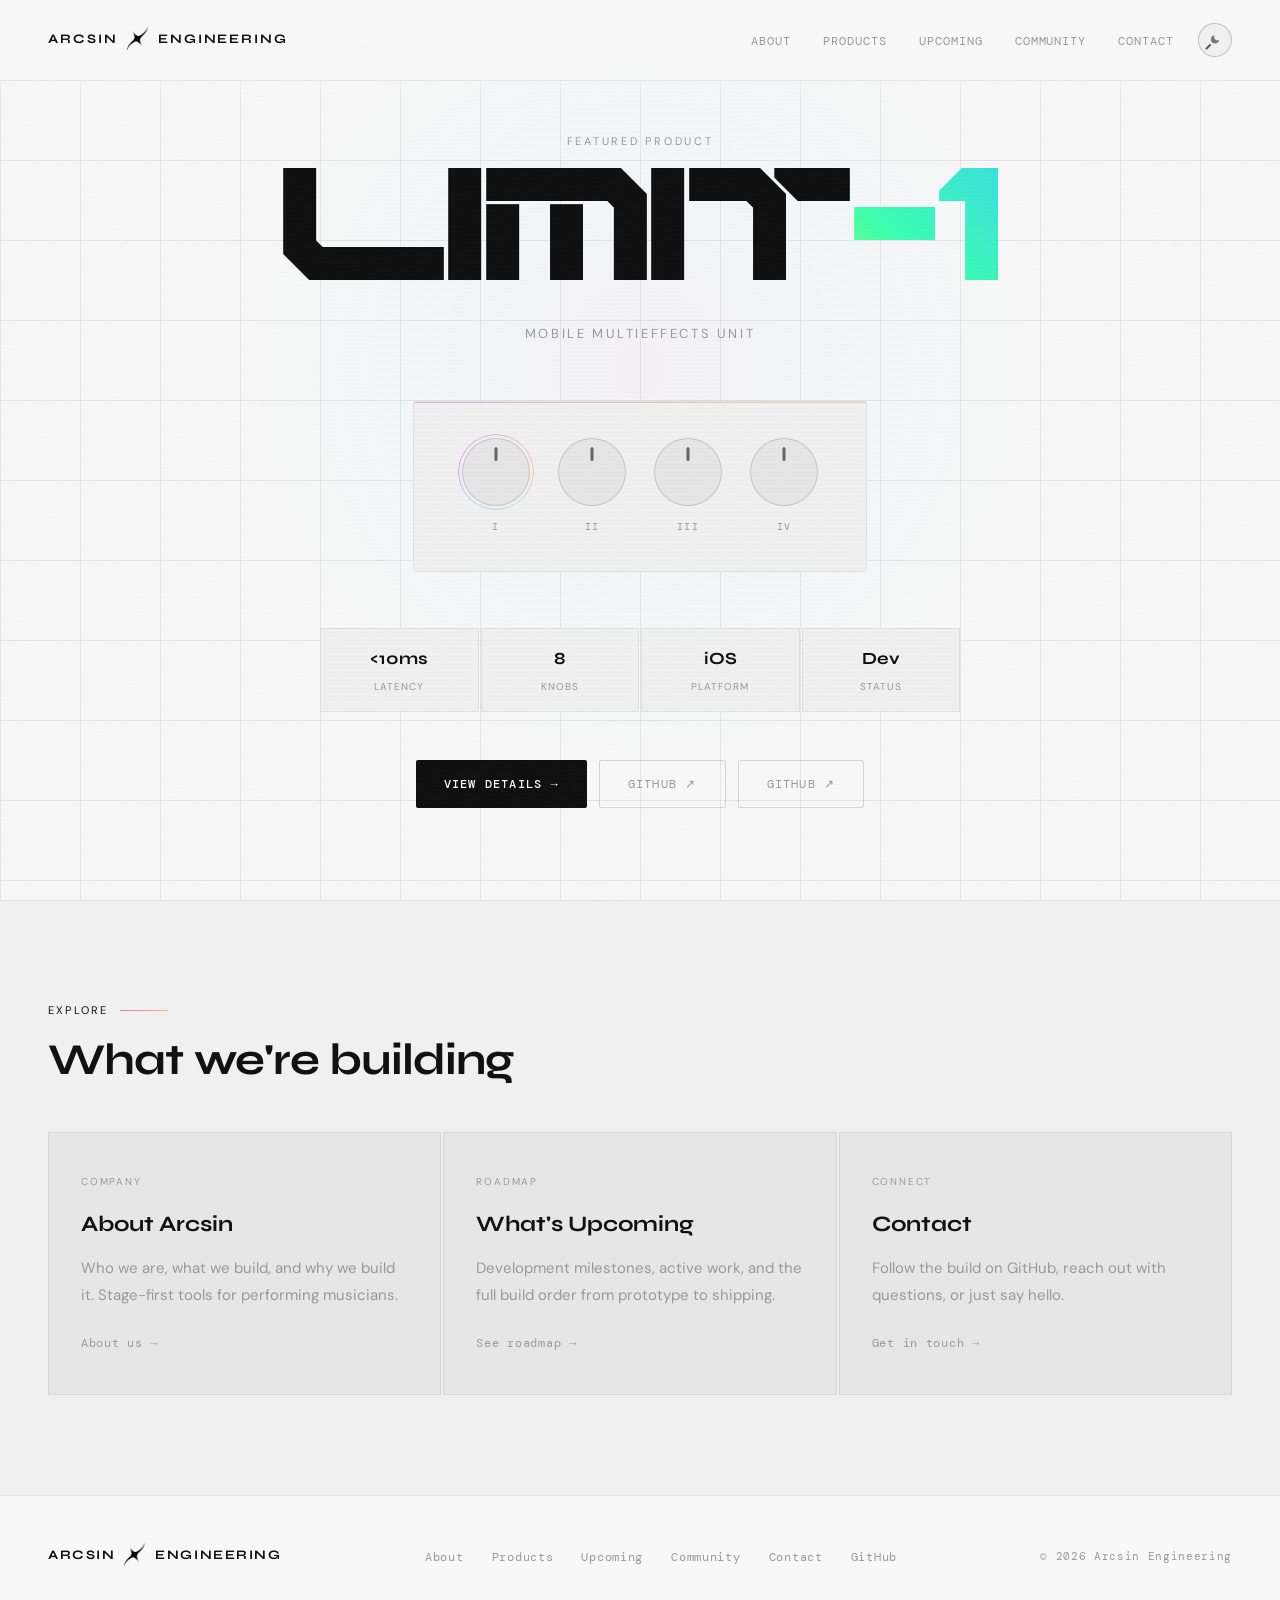
<file: docs/index.html>
<!DOCTYPE html>
<html lang="en">
<head>
<meta charset="UTF-8">
<meta name="viewport" content="width=device-width, initial-scale=1.0">
<meta name="theme-color" content="#f8f8f8" media="(prefers-color-scheme: light)">
<meta name="theme-color" content="#050505" media="(prefers-color-scheme: dark)">
<title>Arcsin Engineering</title>
<link rel="preconnect" href="https://fonts.googleapis.com">
<link rel="preconnect" href="https://fonts.gstatic.com" crossorigin>
<link href="https://fonts.googleapis.com/css2?family=DM+Mono:ital,wght@0,300;0,400;0,500;1,300&family=Syne:wght@400;500;600;700;800&family=DM+Sans:opsz,wght@9..40,400;9..40,500&display=swap" rel="stylesheet">
<link rel="stylesheet" href="styles.css?v=20260921">
<script>if(localStorage.getItem('theme')!=='dark')document.documentElement.setAttribute('data-theme','light');</script>
<style>
  @keyframes pulse { 0%,100% { opacity: .7; transform: translate(-50%,-60%) scale(1); } 50% { opacity: 1; transform: translate(-50%,-60%) scale(1.04); } }

  .featured-hero { position: relative; min-height: 100vh; display: flex; flex-direction: column; align-items: center; justify-content: center; text-align: center; padding: 120px 48px 80px; overflow: hidden; z-index: 1; }
  .hero-glow { position: absolute; top: 50%; left: 50%; transform: translate(-50%,-60%); width: 80vw; height: 80vw; max-width: 800px; max-height: 800px; background: radial-gradient(ellipse at center, rgba(140,80,255,.04) 0%, rgba(60,200,255,.025) 40%, transparent 70%); pointer-events: none; animation: pulse 10s ease-in-out infinite; }
  .featured-label { font-size: 11px; letter-spacing: .25em; text-transform: uppercase; color: var(--muted); margin-bottom: 20px; opacity: 0; animation: fadeUp .7s ease forwards .1s; }
  .product-title { font-family: 'Nemesys', var(--disp); font-size: clamp(72px, 14vw, 160px); font-weight: 400; line-height: .88; letter-spacing: -.01em; margin-bottom: 12px; opacity: 0; animation: fadeUp .8s ease forwards .3s; color: var(--text); }
  .product-title .accent { background: var(--iris); background-size: 600% 600%; background-repeat: no-repeat; -webkit-background-clip: text; -webkit-text-fill-color: transparent; background-clip: text; animation: iris-flow 10s ease-in-out infinite alternate; }
  .product-sub { font-size: 13px; letter-spacing: .2em; text-transform: uppercase; color: var(--muted); margin-bottom: 56px; opacity: 0; animation: fadeUp .8s ease forwards .5s; }

  .knob-showcase { display: flex; gap: 28px; align-items: center; justify-content: center; margin-bottom: 56px; padding: 36px 48px; background: var(--bg2); border: 1px solid var(--line); border-radius: 4px; position: relative; opacity: 0; animation: fadeUp .8s ease forwards .7s; }
  .knob-showcase::before { content: ''; position: absolute; top: 0; left: 0; right: 0; height: 1px; background: var(--iris); background-size: 600% 600%; background-repeat: no-repeat; animation: iris-flow 8s ease-in-out infinite alternate; opacity: .4; }
  .knob { display: flex; flex-direction: column; align-items: center; gap: 12px; }
  .knob-body { width: 68px; height: 68px; border-radius: 50%; background: var(--bg3); border: 1px solid var(--line2); position: relative; animation: knobRotate 6s ease-in-out infinite; }
  .knob-body::after { content: ''; position: absolute; top: 8px; left: 50%; transform: translateX(-50%); width: 3px; height: 14px; background: var(--cursor-col); opacity: .6; border-radius: 2px; }
  .knob:nth-child(2) .knob-body { animation-delay: -1.5s; }
  .knob:nth-child(3) .knob-body { animation-delay: -3s; }
  .knob:nth-child(4) .knob-body { animation-delay: -4.5s; }
  @keyframes knobRotate { 0%,100% { transform: rotate(-30deg); } 50% { transform: rotate(30deg); } }
  .knob-ring { position: absolute; inset: -5px; border-radius: 50%; padding: 1px; background: conic-gradient(from var(--iris-angle),#ff3cac,#ff9a3c,#3cc8ff,#b03cff,#ff3cac); -webkit-mask: linear-gradient(#fff 0 0) content-box,linear-gradient(#fff 0 0); -webkit-mask-composite: xor; mask: linear-gradient(#fff 0 0) content-box,linear-gradient(#fff 0 0); mask-composite: exclude; animation: iris-rotate 4s linear infinite; opacity: .5; }
  .knob-label { font-family: var(--mono); font-size: 10px; color: var(--muted); letter-spacing: .12em; }
  .knob-device-label { font-size: 9px; letter-spacing: .2em; text-transform: uppercase; color: var(--muted); margin-top: 4px; }

  .specs-strip { display: grid; grid-template-columns: repeat(4,1fr); gap: 2px; max-width: 640px; width: 100%; margin-bottom: 48px; opacity: 0; animation: fadeUp .8s ease forwards .85s; }
  .spec-cell { padding: 16px 12px; border: 1px solid var(--line); background: var(--bg2); text-align: center; }
  .spec-cell-val { font-family: var(--disp); font-size: 17px; font-weight: 700; margin-bottom: 4px; }
  .spec-cell-label { font-size: 10px; letter-spacing: .1em; text-transform: uppercase; color: var(--muted); }
  .featured-ctas { display: flex; gap: 12px; justify-content: center; opacity: 0; animation: fadeUp .8s ease forwards 1s; }

  .explore { position: relative; z-index: 1; padding: 100px 48px; border-top: 1px solid var(--line); background: var(--bg2); }
  .explore-inner { max-width: 1200px; margin: 0 auto; }
  .explore-label { font-size: 11px; letter-spacing: .2em; text-transform: uppercase; color: var(--text); margin-bottom: 16px; display: flex; align-items: center; gap: 12px; }
  .explore-label::after { content: ''; display: block; flex: 1; max-width: 48px; height: 1px; background: var(--iris); background-size: 600% 600%; background-repeat: no-repeat; animation: iris-flow 8s ease-in-out infinite alternate; opacity: .75; }
  .explore-heading { font-family: var(--disp); font-size: clamp(28px, 3.5vw, 44px); font-weight: 700; line-height: 1.1; letter-spacing: -.02em; margin-bottom: 48px; }
  .explore-grid { display: grid; grid-template-columns: repeat(3,1fr); gap: 2px; }
  .explore-card { background: var(--bg3); border: 1px solid var(--line); padding: 40px 32px; text-decoration: none; color: inherit; display: block; position: relative; overflow: hidden; transition: border-color .25s; }
  .explore-card::after { content: ''; position: absolute; top: 0; left: 0; right: 0; height: 1px; background: var(--iris); background-size: 600% 600%; background-repeat: no-repeat; animation: iris-flow 8s ease-in-out infinite alternate; opacity: 0; transition: opacity .3s; }
  .explore-card::before { content: ''; position: absolute; top: 8px; left: 8px; width: 10px; height: 10px; border-top: 1px solid transparent; border-left: 1px solid transparent; transition: border-color .3s, top .2s, left .2s; }
  .explore-card:hover { border-color: var(--line2); }
  .explore-card:hover::after { opacity: 1; }
  .explore-card:hover::before { border-color: rgba(128,128,128,.3); top: 6px; left: 6px; }
  .explore-card-label { font-size: 10px; letter-spacing: .18em; text-transform: uppercase; color: var(--muted); margin-bottom: 16px; }
  .explore-card-title { font-family: var(--disp); font-size: 22px; font-weight: 700; margin-bottom: 12px; }
  .explore-card-desc { font-family: var(--sans); font-size: 15px; color: var(--muted); line-height: 1.8; margin-bottom: 24px; }
  .explore-card-arrow { font-family: var(--mono); font-size: 12px; color: var(--muted); letter-spacing: .06em; transition: color .2s; }
  .explore-card:hover .explore-card-arrow { color: var(--text); }

  @media (max-width: 900px) {
    .featured-hero { padding: 100px 24px 60px; }
    .knob-showcase { gap: 16px; padding: 24px 28px; } .knob-body { width: 52px; height: 52px; }
    .specs-strip { grid-template-columns: repeat(2,1fr); }
    .explore { padding: 72px 24px; } .explore-grid { grid-template-columns: 1fr; }
  }

  @media (max-width: 480px) {
    .featured-hero { padding: 88px 16px 48px; }
    .product-title { font-size: clamp(44px, 16vw, 160px); }
    .knob-showcase { flex-wrap: wrap; gap: 14px; padding: 18px; }
    .knob-body { width: 44px; height: 44px; }
    .explore-card { padding: 32px 22px; }
  }
</style>
</head>
<body>
<div class="grid-overlay"></div>

<nav>
  <a href="index.html" class="nav-logo">Arcsin<img src="images/logo.png" class="nav-logo-img" alt="">Engineering</a>
  <div class="nav-right">
  <ul class="nav-links" id="navLinks">
    <li><a href="about.html">About</a></li>
    <li><a href="products.html">Products</a></li>
    <li><a href="upcoming.html">Upcoming</a></li>
    <li><a href="community.html">Community</a></li>
    <li><a href="contact.html">Contact</a></li>
  </ul>
  <button class="theme-toggle" id="themeToggle" title="Toggle light/dark">
    <span class="toggle-knob"><svg class="toggle-knob-moon" width="11" height="11" viewBox="0 0 24 24" fill="currentColor"><path d="M21 12.79A9 9 0 1 1 11.21 3 7 7 0 0 0 21 12.79z"/></svg></span>
  </button>
  <button class="menu-toggle" id="menuToggle" aria-label="Menu" aria-expanded="false" aria-controls="navLinks">
    <span class="toggle-knob menu-knob">
      <span class="menu-bars"><span></span><span></span><span></span></span>
    </span>
  </button>
  </div>
</nav>

<!-- FEATURED PRODUCT HERO -->
<section class="featured-hero">
  <div class="hero-glow"></div>

  <div class="featured-label">Featured Product</div>

  <h1 class="product-title">LIMIT<span class="accent">-1</span></h1>
  <p class="product-sub">Mobile Multieffects Unit</p>

  <div class="knob-showcase">
    <div class="knob">
      <div class="knob-body"><div class="knob-ring"></div></div>
      <div class="knob-label">I</div>
    </div>
    <div class="knob">
      <div class="knob-body"></div>
      <div class="knob-label">II</div>
    </div>
    <div class="knob">
      <div class="knob-body"></div>
      <div class="knob-label">III</div>
    </div>
    <div class="knob">
      <div class="knob-body"></div>
      <div class="knob-label">IV</div>
    </div>
  </div>

  <div class="specs-strip">
    <div class="spec-cell">
      <div class="spec-cell-val">&lt;10ms</div>
      <div class="spec-cell-label">Latency</div>
    </div>
    <div class="spec-cell">
      <div class="spec-cell-val">8</div>
      <div class="spec-cell-label">Knobs</div>
    </div>
    <div class="spec-cell">
      <div class="spec-cell-val">iOS</div>
      <div class="spec-cell-label">Platform</div>
    </div>
    <div class="spec-cell">
      <div class="spec-cell-val">Dev</div>
      <div class="spec-cell-label">Status</div>
    </div>
  </div>

  <div class="featured-ctas">
    <a href="products.html" class="btn-primary">View Details →</a>
    <a href="https://github.com/rawporkchop" class="btn-secondary">GitHub ↗</a>
    <a href="https://github.com/rawporkchop/arcsinengineering" class="btn-secondary">GitHub ↗</a>
  </div>
</section>

<!-- EXPLORE -->
<section class="explore">
  <div class="explore-inner">
    <div class="explore-label reveal">Explore</div>
    <h2 class="explore-heading reveal">What we're building</h2>
    <div class="explore-grid">
      <a href="about.html" class="explore-card reveal">
        <div class="explore-card-label">Company</div>
        <div class="explore-card-title">About Arcsin</div>
        <div class="explore-card-desc">Who we are, what we build, and why we build it. Stage-first tools for performing musicians.</div>
        <div class="explore-card-arrow">About us →</div>
      </a>
      <a href="upcoming.html" class="explore-card reveal">
        <div class="explore-card-label">Roadmap</div>
        <div class="explore-card-title">What's Upcoming</div>
        <div class="explore-card-desc">Development milestones, active work, and the full build order from prototype to shipping.</div>
        <div class="explore-card-arrow">See roadmap →</div>
      </a>
      <a href="contact.html" class="explore-card reveal">
        <div class="explore-card-label">Connect</div>
        <div class="explore-card-title">Contact</div>
        <div class="explore-card-desc">Follow the build on GitHub, reach out with questions, or just say hello.</div>
        <div class="explore-card-arrow">Get in touch →</div>
      </a>
    </div>
  </div>
</section>

<footer>
  <div class="footer-logo">Arcsin<img src="images/logo.png" class="nav-logo-img" alt="">Engineering</div>
  <ul class="footer-links">
    <li><a href="about.html">About</a></li>
    <li><a href="products.html">Products</a></li>
    <li><a href="upcoming.html">Upcoming</a></li>
    <li><a href="community.html">Community</a></li>
    <li><a href="contact.html">Contact</a></li>
    <li><a href="https://github.com/rawporkchop">GitHub</a></li>
  </ul>
  <div class="footer-copy">© 2026 Arcsin Engineering</div>
</footer>

<script>
  const observer = new IntersectionObserver(entries => {
    entries.forEach(e => { if (e.isIntersecting) { setTimeout(() => e.target.classList.add('visible'), 60); observer.unobserve(e.target); } });
  }, { threshold: 0.1, rootMargin: '0px 0px -40px 0px' });
  document.querySelectorAll('.reveal').forEach(el => observer.observe(el));

  const themeToggle = document.getElementById('themeToggle');
  const htmlEl = document.documentElement;
  if (themeToggle) {
    themeToggle.addEventListener('click', () => {
      const isLight = htmlEl.getAttribute('data-theme') === 'light';
      htmlEl.setAttribute('data-theme', isLight ? '' : 'light');
      localStorage.setItem('theme', isLight ? 'dark' : 'light');
    });
  }

  const menuToggle = document.getElementById('menuToggle'), navLinks = document.getElementById('navLinks');
  if (menuToggle && navLinks) {
    menuToggle.addEventListener('click', () => {
      const open = navLinks.classList.toggle('open');
      menuToggle.setAttribute('aria-expanded', open ? 'true' : 'false');
    });
    navLinks.querySelectorAll('a').forEach(a => a.addEventListener('click', () => {
      navLinks.classList.remove('open');
      menuToggle.setAttribute('aria-expanded', 'false');
    }));
    document.addEventListener('click', e => {
      if (!navLinks.contains(e.target) && !menuToggle.contains(e.target)) {
        navLinks.classList.remove('open');
        menuToggle.setAttribute('aria-expanded', 'false');
      }
    });
  }

  // Keep the fixed nav glued to Safari's true visual viewport top - iOS Safari's
  // address bar collapses/expands on scroll, and position:fixed tracks the layout
  // viewport, not the visual one, leaving a gap that exposes scrolled-past content.
  const navEl = document.querySelector('nav');
  if (navEl && window.visualViewport) {
    const syncNavToViewport = () => {
      navEl.style.transform = `translateY(${window.visualViewport.offsetTop}px) translateZ(0)`;
    };
    window.visualViewport.addEventListener('resize', syncNavToViewport);
    window.visualViewport.addEventListener('scroll', syncNavToViewport);
    syncNavToViewport();
  }
</script>
</body>
</html>
</file>
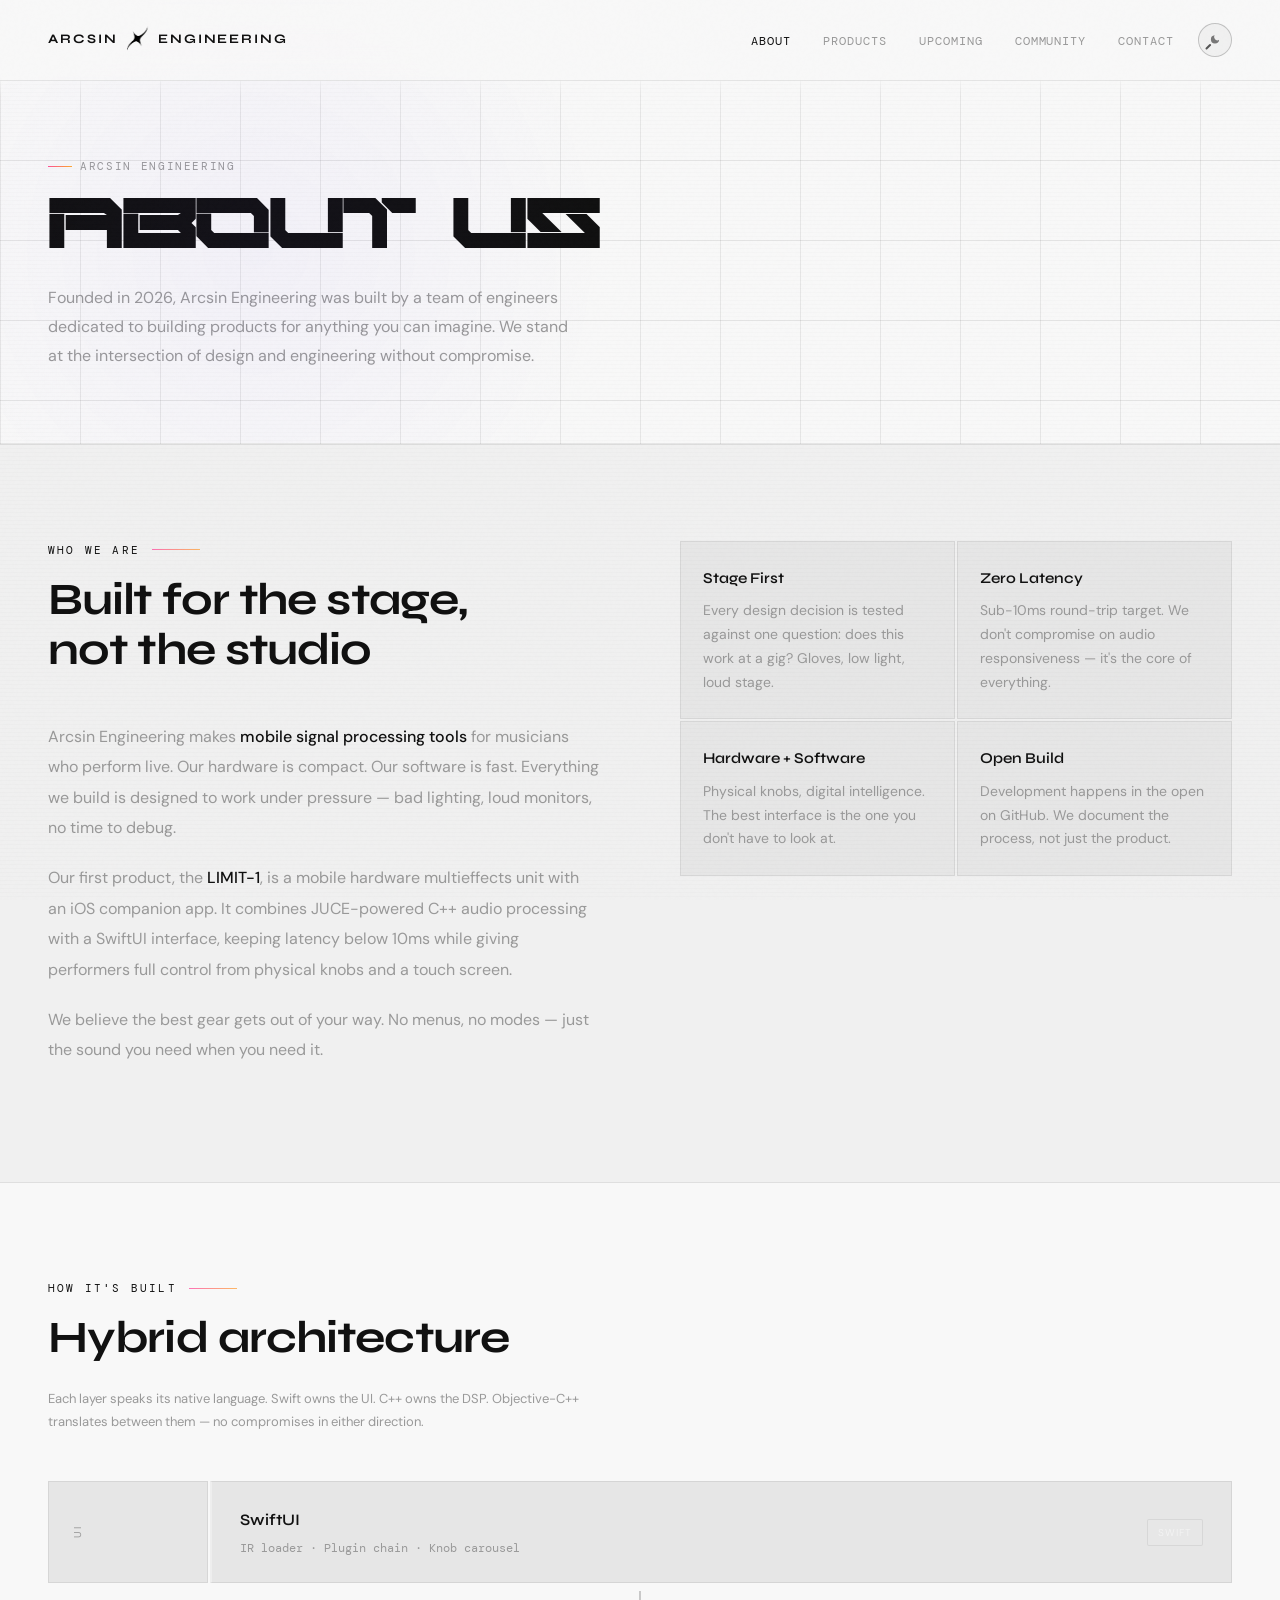
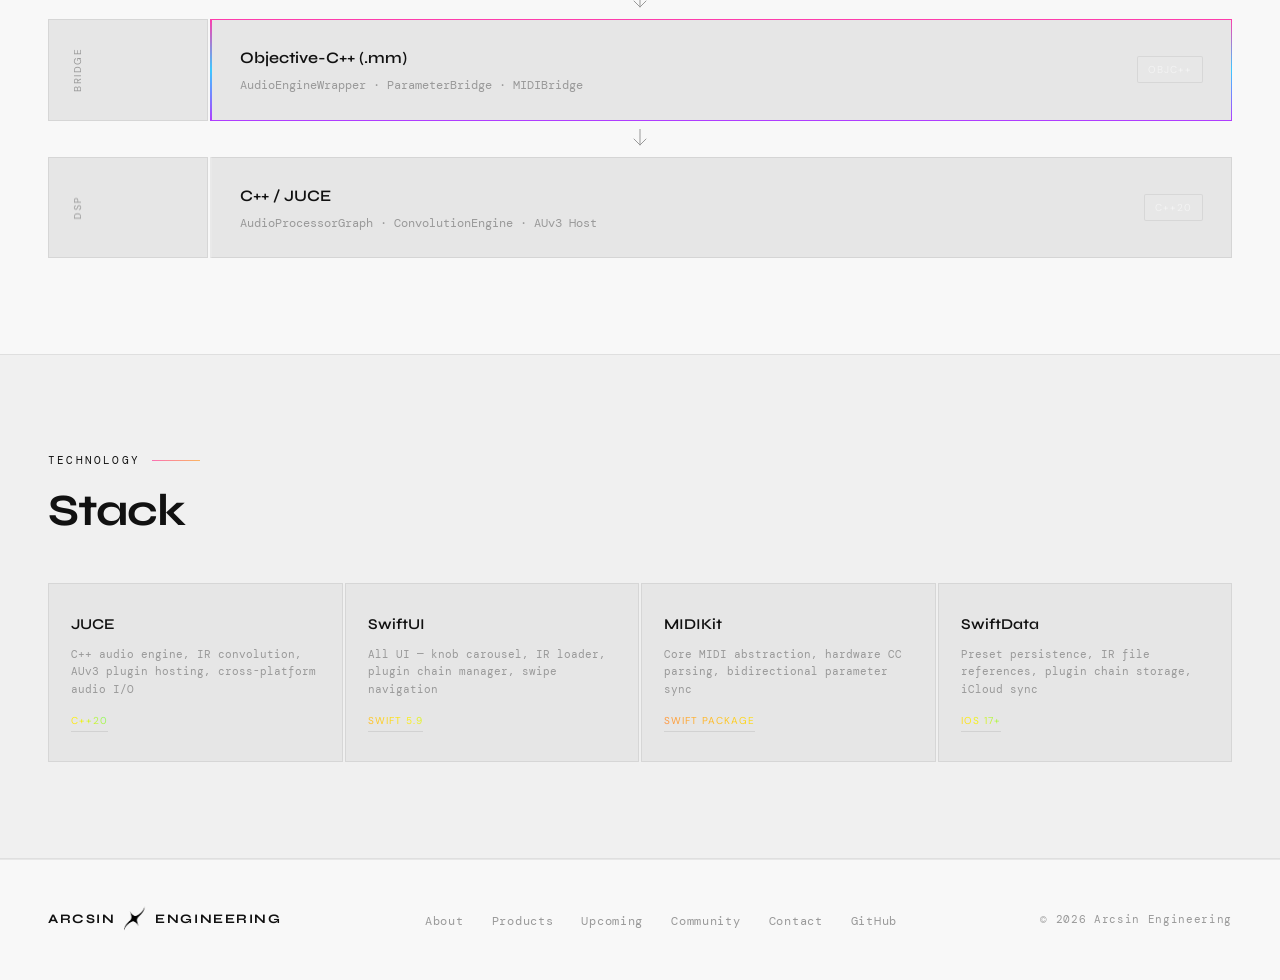
<file: docs/about.html>
<!DOCTYPE html>
<html lang="en">
<head>
<meta charset="UTF-8">
<meta name="viewport" content="width=device-width, initial-scale=1.0">
<meta name="theme-color" content="#f8f8f8" media="(prefers-color-scheme: light)">
<meta name="theme-color" content="#050505" media="(prefers-color-scheme: dark)">
<title>About — Arcsin Engineering</title>
<link rel="preconnect" href="https://fonts.googleapis.com">
<link rel="preconnect" href="https://fonts.gstatic.com" crossorigin>
<link href="https://fonts.googleapis.com/css2?family=DM+Mono:ital,wght@0,300;0,400;0,500;1,300&family=Syne:wght@400;500;600;700;800&family=DM+Sans:opsz,wght@9..40,400;9..40,500&display=swap" rel="stylesheet">
<link rel="stylesheet" href="styles.css?v=20260921">
<script>if(localStorage.getItem('theme')!=='dark')document.documentElement.setAttribute('data-theme','light');</script>
<style>
  .page-header-glow { position: absolute; top: -30%; left: -10%; width: 60vw; height: 60vw; background: radial-gradient(ellipse at center, rgba(100,60,255,.04) 0%, transparent 65%); pointer-events: none; }

  .mission { background: var(--bg2); border-top: 1px solid var(--line); border-bottom: 1px solid var(--line); }
  .mission-grid { display: grid; grid-template-columns: 1fr 1fr; gap: 80px; align-items: start; }
  .mission p { font-family: var(--sans); color: var(--muted); line-height: 1.9; margin-bottom: 20px; font-size: 16px; }
  .mission p strong { color: var(--text); font-weight: 500; }
  .mission-values { display: grid; grid-template-columns: 1fr 1fr; gap: 2px; }
  .value-card { background: var(--bg3); border: 1px solid var(--line); padding: 24px 22px; }
  .value-card-title { font-family: var(--disp); font-size: 15px; font-weight: 600; margin-bottom: 8px; }
  .value-card-desc { font-family: var(--sans); font-size: 14px; color: var(--muted); line-height: 1.7; }

  .arch-diagram { display: grid; grid-template-columns: 1fr; gap: 2px; }
  .arch-layer { display: grid; grid-template-columns: 160px 1fr; gap: 2px; opacity: 0; transform: translateX(-20px); transition: opacity .5s ease, transform .5s ease; }
  .arch-layer.visible { opacity: 1; transform: translateX(0); }
  .layer-label { background: var(--bg3); border: 1px solid var(--line); padding: 20px; display: flex; align-items: center; }
  .layer-label span { font-size: 10px; letter-spacing: .15em; text-transform: uppercase; color: var(--muted); writing-mode: vertical-rl; transform: rotate(180deg); }
  .layer-content { background: var(--bg3); border: 1px solid var(--line); padding: 24px 28px; display: flex; align-items: center; gap: 16px; }
  .layer-content.swift { border-left: 2px solid rgba(255,255,255,.35); }
  .layer-content.bridge { border-left: 2px solid transparent; border-image: linear-gradient(to bottom, #ff3cac, #3cc8ff, #b03cff) 1; }
  .layer-content.cpp { border-left: 2px solid rgba(255,255,255,.15); }
  .layer-name { font-family: var(--disp); font-size: 16px; font-weight: 600; margin-bottom: 4px; }
  .layer-tech { font-family: var(--mono); font-size: 12px; color: var(--muted); }
  .layer-badge { margin-left: auto; padding: 4px 10px; border-radius: 2px; font-size: 10px; letter-spacing: .1em; text-transform: uppercase; flex-shrink: 0; background: rgba(255,255,255,.06); color: rgba(255,255,255,.5); border: 1px solid var(--line); }
  .arch-arrow { display: flex; justify-content: center; padding: 6px 0; }
  .arch-arrow svg { color: var(--muted); }

  .stack { background: var(--bg2); border-top: 1px solid var(--line); border-bottom: 1px solid var(--line); }
  .stack-grid { display: grid; grid-template-columns: repeat(4,1fr); gap: 2px; }
  .stack-item { background: var(--bg3); border: 1px solid var(--line); padding: 28px 22px; }
  .stack-item-name { font-family: var(--disp); font-size: 15px; font-weight: 600; margin-bottom: 8px; }
  .stack-item-role { font-family: var(--mono); font-size: 11px; color: var(--muted); line-height: 1.6; }
  .stack-item-tag { display: inline-block; margin-top: 14px; font-size: 10px; letter-spacing: .1em; text-transform: uppercase; background: var(--iris); background-size: 600% 600%; background-repeat: no-repeat; -webkit-background-clip: text; -webkit-text-fill-color: transparent; background-clip: text; animation: iris-flow 10s ease-in-out infinite alternate; border-bottom: 1px solid rgba(128,128,128,.2); padding-bottom: 2px; }

  @media (max-width: 900px) {
    .mission-grid { grid-template-columns: 1fr; gap: 40px; }
    .mission-values { grid-template-columns: 1fr 1fr; }
    .stack-grid { grid-template-columns: repeat(2,1fr); }
    .arch-layer { grid-template-columns: 80px 1fr; }
  }

  @media (max-width: 480px) {
    .mission-values { grid-template-columns: 1fr; }
    .stack-grid { grid-template-columns: 1fr; }
    .arch-layer { grid-template-columns: 56px 1fr; }
    .layer-content { padding: 20px; flex-wrap: wrap; gap: 10px; }
  }
</style>
</head>
<body>
<div class="grid-overlay"></div>

<nav>
  <a href="index.html" class="nav-logo">Arcsin<img src="images/logo.png" class="nav-logo-img" alt="">Engineering</a>
  <div class="nav-right">
  <ul class="nav-links" id="navLinks">
    <li><a href="about.html" class="active">About</a></li>
    <li><a href="products.html">Products</a></li>
    <li><a href="upcoming.html">Upcoming</a></li>
    <li><a href="community.html">Community</a></li>
    <li><a href="contact.html">Contact</a></li>
  </ul>
  <button class="theme-toggle" id="themeToggle" title="Toggle light/dark">
    <span class="toggle-knob"><svg class="toggle-knob-moon" width="11" height="11" viewBox="0 0 24 24" fill="currentColor"><path d="M21 12.79A9 9 0 1 1 11.21 3 7 7 0 0 0 21 12.79z"/></svg></span>
  </button>
  <button class="menu-toggle" id="menuToggle" aria-label="Menu" aria-expanded="false" aria-controls="navLinks">
    <span class="toggle-knob menu-knob">
      <span class="menu-bars"><span></span><span></span><span></span></span>
    </span>
  </button>
  </div>
</nav>

<div class="page-header">
  <div class="page-header-glow"></div>
  <div class="page-header-inner">
    <div class="page-tag">Arcsin Engineering</div>
    <h1 style="font-family:'Nemesys','Syne',sans-serif;font-weight:400;">About Us<br><span class="outline"></span></h1>
    <p class="page-header-desc"> Founded in 2026, Arcsin Engineering was built by a team of engineers dedicated to building products for anything you can imagine. We stand at the intersection of design and engineering without compromise.</p>
  </div>
</div>

<!-- MISSION -->
<section class="mission">
  <div class="section-inner">
    <div class="mission-grid">
      <div class="reveal">
        <div class="section-label">Who we are</div>
        <h2>Built for the stage,<br>not the studio</h2>
        <p>Arcsin Engineering makes <strong>mobile signal processing tools</strong> for musicians who perform live. Our hardware is compact. Our software is fast. Everything we build is designed to work under pressure — bad lighting, loud monitors, no time to debug.</p>
        <p>Our first product, the <strong>LIMIT-1</strong>, is a mobile hardware multieffects unit with an iOS companion app. It combines JUCE-powered C++ audio processing with a SwiftUI interface, keeping latency below 10ms while giving performers full control from physical knobs and a touch screen.</p>
        <p>We believe the best gear gets out of your way. No menus, no modes — just the sound you need when you need it.</p>
      </div>
      <div class="mission-values reveal">
        <div class="value-card">
          <div class="value-card-title">Stage First</div>
          <div class="value-card-desc">Every design decision is tested against one question: does this work at a gig? Gloves, low light, loud stage.</div>
        </div>
        <div class="value-card">
          <div class="value-card-title">Zero Latency</div>
          <div class="value-card-desc">Sub-10ms round-trip target. We don't compromise on audio responsiveness — it's the core of everything.</div>
        </div>
        <div class="value-card">
          <div class="value-card-title">Hardware + Software</div>
          <div class="value-card-desc">Physical knobs, digital intelligence. The best interface is the one you don't have to look at.</div>
        </div>
        <div class="value-card">
          <div class="value-card-title">Open Build</div>
          <div class="value-card-desc">Development happens in the open on GitHub. We document the process, not just the product.</div>
        </div>
      </div>
    </div>
  </div>
</section>

<!-- ARCHITECTURE -->
<section>
  <div class="section-inner">
    <div class="section-label reveal">How it's built</div>
    <h2 class="reveal">Hybrid architecture</h2>
    <p class="reveal" style="max-width:560px; color:var(--muted); font-size:13px; line-height:1.8; margin-bottom:48px; margin-top:-24px;">Each layer speaks its native language. Swift owns the UI. C++ owns the DSP. Objective-C++ translates between them — no compromises in either direction.</p>
    <div class="arch-diagram">
      <div class="arch-layer" id="layer-swift">
        <div class="layer-label"><span>UI</span></div>
        <div class="layer-content swift">
          <div><div class="layer-name">SwiftUI</div><div class="layer-tech">IR loader · Plugin chain · Knob carousel</div></div>
          <div class="layer-badge">Swift</div>
        </div>
      </div>
      <div class="arch-arrow"><svg width="16" height="20" viewBox="0 0 16 20" fill="none"><path d="M8 0v16M2 10l6 6 6-6" stroke="currentColor" stroke-width="1" stroke-linecap="round" stroke-linejoin="round"/></svg></div>
      <div class="arch-layer" id="layer-bridge">
        <div class="layer-label"><span>Bridge</span></div>
        <div class="layer-content bridge">
          <div><div class="layer-name">Objective-C++ (.mm)</div><div class="layer-tech">AudioEngineWrapper · ParameterBridge · MIDIBridge</div></div>
          <div class="layer-badge">ObjC++</div>
        </div>
      </div>
      <div class="arch-arrow"><svg width="16" height="20" viewBox="0 0 16 20" fill="none"><path d="M8 0v16M2 10l6 6 6-6" stroke="currentColor" stroke-width="1" stroke-linecap="round" stroke-linejoin="round"/></svg></div>
      <div class="arch-layer" id="layer-cpp">
        <div class="layer-label"><span>DSP</span></div>
        <div class="layer-content cpp">
          <div><div class="layer-name">C++ / JUCE</div><div class="layer-tech">AudioProcessorGraph · ConvolutionEngine · AUv3 Host</div></div>
          <div class="layer-badge">C++20</div>
        </div>
      </div>
    </div>
  </div>
</section>

<!-- TECH STACK -->
<section class="stack">
  <div class="section-inner">
    <div class="section-label reveal">Technology</div>
    <h2 class="reveal">Stack</h2>
    <div class="stack-grid">
      <div class="stack-item reveal">
        <div class="stack-item-name">JUCE</div>
        <div class="stack-item-role">C++ audio engine, IR convolution, AUv3 plugin hosting, cross-platform audio I/O</div>
        <div class="stack-item-tag">C++20</div>
      </div>
      <div class="stack-item reveal">
        <div class="stack-item-name">SwiftUI</div>
        <div class="stack-item-role">All UI — knob carousel, IR loader, plugin chain manager, swipe navigation</div>
        <div class="stack-item-tag">Swift 5.9</div>
      </div>
      <div class="stack-item reveal">
        <div class="stack-item-name">MIDIKit</div>
        <div class="stack-item-role">Core MIDI abstraction, hardware CC parsing, bidirectional parameter sync</div>
        <div class="stack-item-tag">Swift Package</div>
      </div>
      <div class="stack-item reveal">
        <div class="stack-item-name">SwiftData</div>
        <div class="stack-item-role">Preset persistence, IR file references, plugin chain storage, iCloud sync</div>
        <div class="stack-item-tag">iOS 17+</div>
      </div>
    </div>
  </div>
</section>

<footer>
  <div class="footer-logo">Arcsin<img src="images/logo.png" class="nav-logo-img" alt="">Engineering</div>
  <ul class="footer-links">
    <li><a href="about.html">About</a></li>
    <li><a href="products.html">Products</a></li>
    <li><a href="upcoming.html">Upcoming</a></li>
    <li><a href="community.html">Community</a></li>
    <li><a href="contact.html">Contact</a></li>
    <li><a href="https://github.com/rawporkchop">GitHub</a></li>
  </ul>
  <div class="footer-copy">© 2026 Arcsin Engineering</div>
</footer>

<script>
  const observer = new IntersectionObserver(entries => {
    entries.forEach(e => { if (e.isIntersecting) { setTimeout(() => e.target.classList.add('visible'), 60); observer.unobserve(e.target); } });
  }, { threshold: 0.1, rootMargin: '0px 0px -40px 0px' });
  document.querySelectorAll('.reveal').forEach(el => observer.observe(el));

  const archObserver = new IntersectionObserver(entries => {
    entries.forEach(entry => {
      if (entry.isIntersecting) {
        ['layer-swift','layer-bridge','layer-cpp'].forEach((id,i) => setTimeout(() => { const el=document.getElementById(id); if(el) el.classList.add('visible'); }, i*150));
        archObserver.disconnect();
      }
    });
  }, { threshold: 0.2 });
  const archDiagram = document.querySelector('.arch-diagram');
  if (archDiagram) archObserver.observe(archDiagram);

  const themeToggle = document.getElementById('themeToggle'), htmlEl = document.documentElement;
  if (themeToggle) themeToggle.addEventListener('click', () => { const l = htmlEl.getAttribute('data-theme')==='light'; htmlEl.setAttribute('data-theme', l?'':'light'); localStorage.setItem('theme', l?'dark':'light'); });


  const menuToggle = document.getElementById('menuToggle'), navLinks = document.getElementById('navLinks');
  if (menuToggle && navLinks) {
    menuToggle.addEventListener('click', () => {
      const open = navLinks.classList.toggle('open');
      menuToggle.setAttribute('aria-expanded', open ? 'true' : 'false');
    });
    navLinks.querySelectorAll('a').forEach(a => a.addEventListener('click', () => {
      navLinks.classList.remove('open');
      menuToggle.setAttribute('aria-expanded', 'false');
    }));
    document.addEventListener('click', e => {
      if (!navLinks.contains(e.target) && !menuToggle.contains(e.target)) {
        navLinks.classList.remove('open');
        menuToggle.setAttribute('aria-expanded', 'false');
      }
    });
  }

  // Keep the fixed nav glued to Safari's true visual viewport top - iOS Safari's
  // address bar collapses/expands on scroll, and position:fixed tracks the layout
  // viewport, not the visual one, leaving a gap that exposes scrolled-past content.
  const navEl = document.querySelector('nav');
  if (navEl && window.visualViewport) {
    const syncNavToViewport = () => {
      navEl.style.transform = `translateY(${window.visualViewport.offsetTop}px) translateZ(0)`;
    };
    window.visualViewport.addEventListener('resize', syncNavToViewport);
    window.visualViewport.addEventListener('scroll', syncNavToViewport);
    syncNavToViewport();
  }
</script>
</body>
</html>
</file>
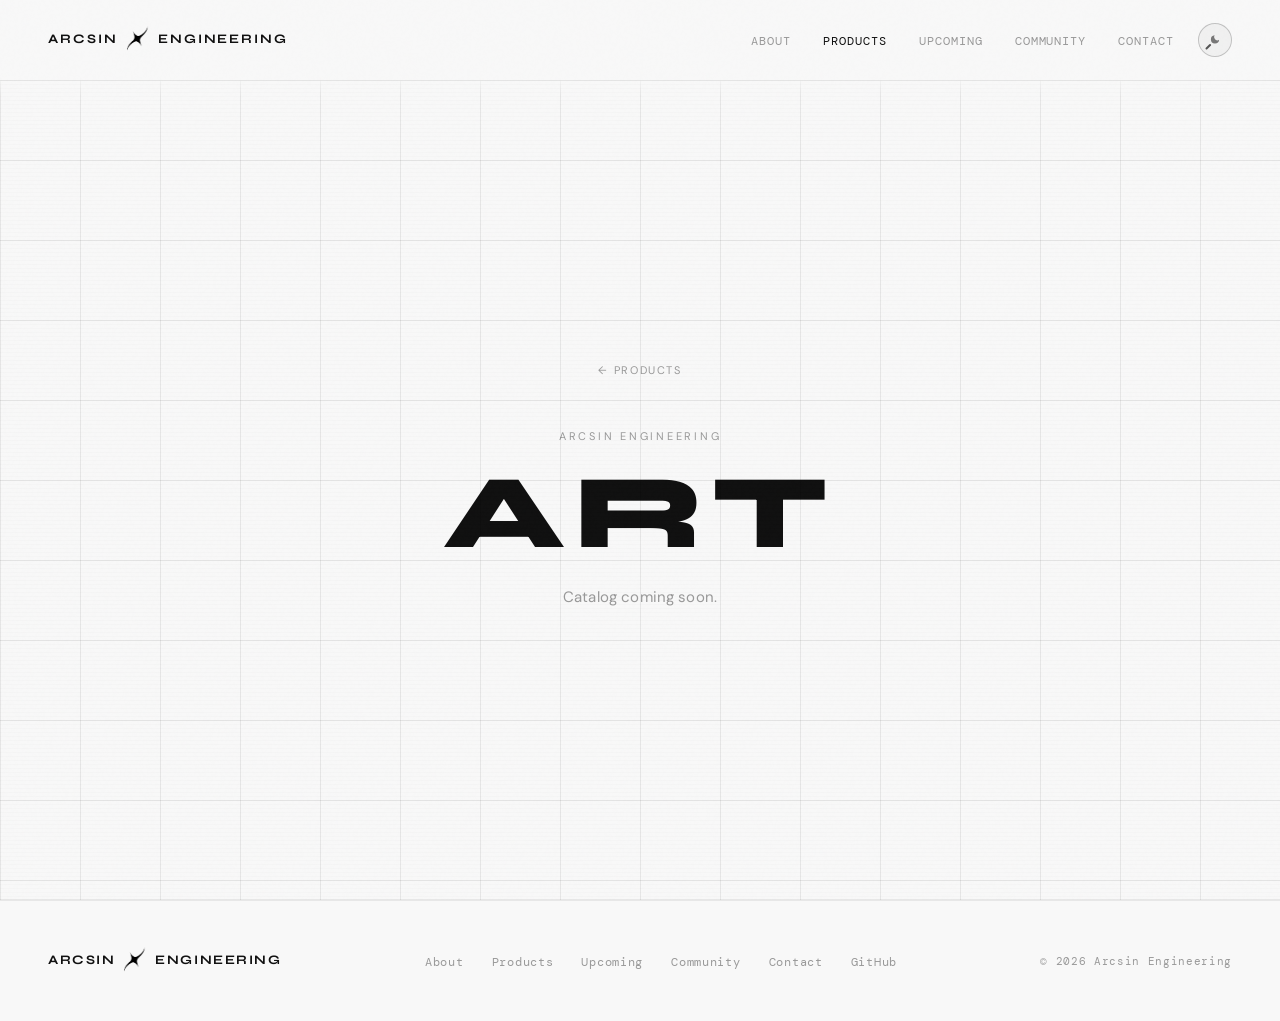
<file: docs/art.html>
<!DOCTYPE html>
<html lang="en">
<head>
<meta charset="UTF-8">
<meta name="viewport" content="width=device-width, initial-scale=1.0">
<meta name="theme-color" content="#f8f8f8" media="(prefers-color-scheme: light)">
<meta name="theme-color" content="#050505" media="(prefers-color-scheme: dark)">
<title> art — Arcsin Engineering</title>
<link rel="preconnect" href="https://fonts.googleapis.com">
<link rel="preconnect" href="https://fonts.gstatic.com" crossorigin>
<link href="https://fonts.googleapis.com/css2?family=DM+Mono:ital,wght@0,300;0,400;0,500;1,300&family=Syne:wght@400;500;600;700;800&family=DM+Sans:opsz,wght@9..40,400;9..40,500&display=swap" rel="stylesheet">
<link rel="stylesheet" href="styles.css?v=20260921">
<script>if(localStorage.getItem('theme')!=='dark')document.documentElement.setAttribute('data-theme','light');</script>
<style>
  .catalog-hero { min-height: calc(100vh - 72px); margin-top: 72px; display: flex; flex-direction: column; align-items: center; justify-content: center; text-align: center; padding: 80px 48px; border-bottom: 1px solid var(--line); }
  .back-link { font-size: 11px; letter-spacing: .15em; text-transform: uppercase; color: var(--muted); text-decoration: none; margin-bottom: 48px; display: inline-flex; align-items: center; gap: 8px; transition: color .2s; }
  .back-link:hover { color: var(--text); }
  .catalog-label { font-size: 11px; letter-spacing: .25em; text-transform: uppercase; color: var(--muted); margin-bottom: 20px; }
  .catalog-title { font-family: var(--disp); font-size: clamp(26px, calc(9vw - 10px), 120px); font-weight: 800; letter-spacing: .08em; text-transform: uppercase; line-height: .9; margin-bottom: 24px; }
  .catalog-sub { font-family: var(--sans); color: var(--muted); font-size: 15px; letter-spacing: .01em; }

  @media (max-width: 900px) { .catalog-hero { padding: 60px 24px; margin-top: 0; } }

  @media (max-width: 480px) {
    .catalog-hero { padding: 48px 16px; }
  }
</style>
</head>
<body>
<div class="grid-overlay"></div>

<nav>
  <a href="index.html" class="nav-logo">Arcsin<img src="images/logo.png" class="nav-logo-img" alt="">Engineering</a>
  <div class="nav-right">
  <ul class="nav-links" id="navLinks">
    <li><a href="about.html">About</a></li>
    <li><a href="products.html" class="active">Products</a></li>
    <li><a href="upcoming.html">Upcoming</a></li>
    <li><a href="community.html">Community</a></li>
    <li><a href="contact.html">Contact</a></li>
  </ul>
  <button class="theme-toggle" id="themeToggle" title="Toggle light/dark">
    <span class="toggle-knob"><svg class="toggle-knob-moon" width="11" height="11" viewBox="0 0 24 24" fill="currentColor"><path d="M21 12.79A9 9 0 1 1 11.21 3 7 7 0 0 0 21 12.79z"/></svg></span>
  </button>
  <button class="menu-toggle" id="menuToggle" aria-label="Menu" aria-expanded="false" aria-controls="navLinks">
    <span class="toggle-knob menu-knob">
      <span class="menu-bars"><span></span><span></span><span></span></span>
    </span>
  </button>
  </div>
</nav>

<div class="catalog-hero">
  <a href="products.html" class="back-link">← Products</a>
  <div class="catalog-label">Arcsin Engineering</div>
  <h1 class="catalog-title">art</h1>
  <p class="catalog-sub">Catalog coming soon.</p>
</div>

<footer>
  <div class="footer-logo">Arcsin<img src="images/logo.png" class="nav-logo-img" alt="">Engineering</div>
  <ul class="footer-links">
    <li><a href="about.html">About</a></li>
    <li><a href="products.html">Products</a></li>
    <li><a href="upcoming.html">Upcoming</a></li>
    <li><a href="community.html">Community</a></li>
    <li><a href="contact.html">Contact</a></li>
    <li><a href="https://github.com/rawporkchop">GitHub</a></li>
  </ul>
  <div class="footer-copy">© 2026 Arcsin Engineering</div>
</footer>

<script>
  const themeToggle = document.getElementById('themeToggle'), htmlEl = document.documentElement;
  if (themeToggle) themeToggle.addEventListener('click', () => { const l = htmlEl.getAttribute('data-theme')==='light'; htmlEl.setAttribute('data-theme', l?'':'light'); localStorage.setItem('theme', l?'dark':'light'); });

  const menuToggle = document.getElementById('menuToggle'), navLinks = document.getElementById('navLinks');
  if (menuToggle && navLinks) {
    menuToggle.addEventListener('click', () => {
      const open = navLinks.classList.toggle('open');
      menuToggle.setAttribute('aria-expanded', open ? 'true' : 'false');
    });
    navLinks.querySelectorAll('a').forEach(a => a.addEventListener('click', () => {
      navLinks.classList.remove('open');
      menuToggle.setAttribute('aria-expanded', 'false');
    }));
    document.addEventListener('click', e => {
      if (!navLinks.contains(e.target) && !menuToggle.contains(e.target)) {
        navLinks.classList.remove('open');
        menuToggle.setAttribute('aria-expanded', 'false');
      }
    });
  }

  // Keep the fixed nav glued to Safari's true visual viewport top - iOS Safari's
  // address bar collapses/expands on scroll, and position:fixed tracks the layout
  // viewport, not the visual one, leaving a gap that exposes scrolled-past content.
  const navEl = document.querySelector('nav');
  if (navEl && window.visualViewport) {
    const syncNavToViewport = () => {
      navEl.style.transform = `translateY(${window.visualViewport.offsetTop}px) translateZ(0)`;
    };
    window.visualViewport.addEventListener('resize', syncNavToViewport);
    window.visualViewport.addEventListener('scroll', syncNavToViewport);
    syncNavToViewport();
  }
</script>
</body>
</html>
</file>
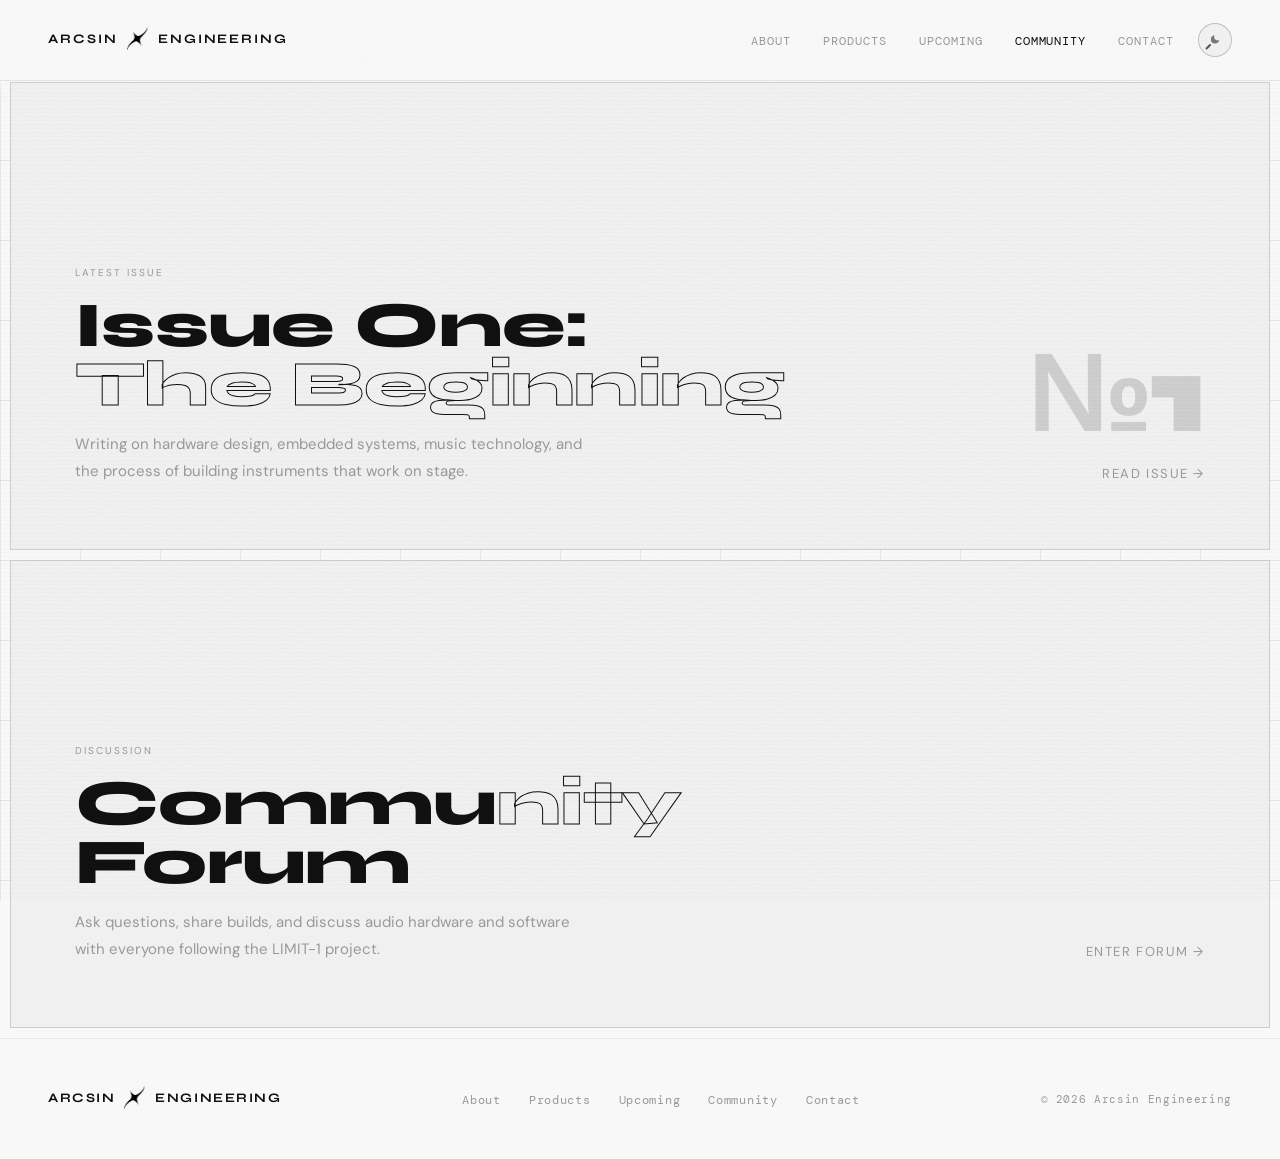
<file: docs/community.html>
<!DOCTYPE html>
<html lang="en">
<head>
<meta charset="UTF-8">
<meta name="viewport" content="width=device-width, initial-scale=1.0">
<meta name="theme-color" content="#f8f8f8" media="(prefers-color-scheme: light)">
<meta name="theme-color" content="#050505" media="(prefers-color-scheme: dark)">
<title>Community — Arcsin Engineering</title>
<link rel="preconnect" href="https://fonts.googleapis.com">
<link rel="preconnect" href="https://fonts.gstatic.com" crossorigin>
<link href="https://fonts.googleapis.com/css2?family=DM+Mono:ital,wght@0,300;0,400;0,500;1,300&family=Syne:wght@400;500;600;700;800&family=DM+Sans:opsz,wght@9..40,400;9..40,500&display=swap" rel="stylesheet">
<link rel="stylesheet" href="styles.css?v=20260921">
<script>if(localStorage.getItem('theme')!=='dark')document.documentElement.setAttribute('data-theme','light');</script>
<style>
  /* HUB BOXES */
  .hub-grid {
    display: grid;
    grid-template-rows: auto auto;
    gap: 10px;
    padding: 10px;
    padding-top: calc(72px + 10px);
  }

  .hub-card {
    border: 1px solid var(--line2);
    background: var(--bg2);
    display: grid;
    grid-template-columns: 1fr auto;
    align-items: end;
    padding: 64px;
    text-decoration: none;
    color: var(--text);
    position: relative;
    overflow: hidden;
    transition: background .25s, border-color .25s;
    min-height: 52vh;
  }
  .hub-card:hover { background: var(--bg3); border-color: var(--text); }

  .hub-card::before {
    content: ''; position: absolute; inset: 0;
    background: var(--iris); background-size: 600% 600%; background-repeat: no-repeat;
    animation: iris-flow 10s ease-in-out infinite alternate;
    opacity: 0; transition: opacity .35s;
  }
  .hub-card:hover::before { opacity: .04; }

  .hub-card::after {
    content: ''; position: absolute; top: 0; left: 0; right: 0; height: 1px;
    background: var(--iris); background-size: 600% 600%; background-repeat: no-repeat;
    animation: iris-flow 8s ease-in-out infinite alternate;
    opacity: 0; transition: opacity .3s;
  }
  .hub-card:hover::after { opacity: 1; }

  .hub-card-left { position: relative; z-index: 1; }

  .hub-tag {
    font-size: 10px; letter-spacing: .2em; text-transform: uppercase;
    color: var(--muted); margin-bottom: 16px;
  }
  .hub-name {
    font-family: var(--disp);
    font-size: clamp(32px, 5vw, 64px);
    font-weight: 800; line-height: .92; letter-spacing: -.01em;
    margin-bottom: 16px;
  }
  .hub-name .outline { -webkit-text-stroke: 1px var(--text); color: transparent; }
  .hub-desc {
    font-family: var(--sans); font-size: 15px; color: var(--muted); line-height: 1.8;
    max-width: 520px;
  }

  .hub-card-right {
    position: relative; z-index: 1;
    display: flex; flex-direction: column; align-items: flex-end; gap: 12px;
  }
  .hub-issue-num {
    font-family: var(--disp);
    font-size: clamp(56px, 9vw, 112px);
    font-weight: 800; letter-spacing: -.03em;
    color: var(--line2); line-height: 1;
  }
  .hub-arrow {
    font-size: 13px; letter-spacing: .12em; text-transform: uppercase;
    color: var(--muted); transition: color .25s, letter-spacing .25s;
  }
  .hub-card:hover .hub-arrow { color: var(--text); letter-spacing: .2em; }

  @media (max-width: 900px) {
    .hub-grid { padding: 10px; }
    .hub-card { grid-template-columns: 1fr; min-height: 40vh; padding: 40px 24px; gap: 24px; }
    .hub-card-right { flex-direction: row; align-items: center; }
    .hub-issue-num { font-size: clamp(40px, 10vw, 72px); }
  }

  @media (max-width: 480px) {
    .hub-card { padding: 32px 20px; min-height: 34vh; }
  }
</style>
</head>
<body>
<div class="grid-overlay"></div>

<nav>
  <a href="index.html" class="nav-logo">Arcsin<img src="images/logo.png" class="nav-logo-img" alt="">Engineering</a>
  <div class="nav-right">
  <ul class="nav-links" id="navLinks">
    <li><a href="about.html">About</a></li>
    <li><a href="products.html">Products</a></li>
    <li><a href="upcoming.html">Upcoming</a></li>
    <li><a href="community.html" class="active">Community</a></li>
    <li><a href="contact.html">Contact</a></li>
  </ul>
  <button class="theme-toggle" id="themeToggle" title="Toggle light/dark">
    <span class="toggle-knob"><svg class="toggle-knob-moon" width="11" height="11" viewBox="0 0 24 24" fill="currentColor"><path d="M21 12.79A9 9 0 1 1 11.21 3 7 7 0 0 0 21 12.79z"/></svg></span>
  </button>
  <button class="menu-toggle" id="menuToggle" aria-label="Menu" aria-expanded="false" aria-controls="navLinks">
    <span class="toggle-knob menu-knob">
      <span class="menu-bars"><span></span><span></span><span></span></span>
    </span>
  </button>
  </div>
</nav>

<div class="hub-grid">

  <!-- LATEST ISSUE -->
  <a href="field-notes.html" class="hub-card">
    <div class="hub-card-left">
      <div class="hub-tag">Latest Issue</div>
      <div class="hub-name">Issue One:<br><span class="outline">The Beginning</span></div>
      <p class="hub-desc">Writing on hardware design, embedded systems, music technology, and the process of building instruments that work on stage.</p>
    </div>
    <div class="hub-card-right">
      <div class="hub-issue-num">№1</div>
      <div class="hub-arrow">Read Issue →</div>
    </div>
  </a>

  <!-- FORUM -->
  <a href="forum.html" class="hub-card">
    <div class="hub-card-left">
      <div class="hub-tag">Discussion</div>
      <div class="hub-name">Commu<span class="outline">nity</span><br>Forum</div>
      <p class="hub-desc">Ask questions, share builds, and discuss audio hardware and software with everyone following the LIMIT-1 project.</p>
    </div>
    <div class="hub-card-right">
      <div class="hub-arrow">Enter Forum →</div>
    </div>
  </a>

</div>

<footer>
  <div class="footer-logo">Arcsin<img src="images/logo.png" class="nav-logo-img" alt="">Engineering</div>
  <ul class="footer-links">
    <li><a href="about.html">About</a></li>
    <li><a href="products.html">Products</a></li>
    <li><a href="upcoming.html">Upcoming</a></li>
    <li><a href="community.html">Community</a></li>
    <li><a href="contact.html">Contact</a></li>
  </ul>
  <div class="footer-copy">© 2026 Arcsin Engineering</div>
</footer>

<script>
  const themeToggle = document.getElementById('themeToggle'), htmlEl = document.documentElement;
  if (themeToggle) themeToggle.addEventListener('click', () => { const l = htmlEl.getAttribute('data-theme')==='light'; htmlEl.setAttribute('data-theme', l?'':'light'); localStorage.setItem('theme', l?'dark':'light'); });


  const menuToggle = document.getElementById('menuToggle'), navLinks = document.getElementById('navLinks');
  if (menuToggle && navLinks) {
    menuToggle.addEventListener('click', () => {
      const open = navLinks.classList.toggle('open');
      menuToggle.setAttribute('aria-expanded', open ? 'true' : 'false');
    });
    navLinks.querySelectorAll('a').forEach(a => a.addEventListener('click', () => {
      navLinks.classList.remove('open');
      menuToggle.setAttribute('aria-expanded', 'false');
    }));
    document.addEventListener('click', e => {
      if (!navLinks.contains(e.target) && !menuToggle.contains(e.target)) {
        navLinks.classList.remove('open');
        menuToggle.setAttribute('aria-expanded', 'false');
      }
    });
  }

  // Keep the fixed nav glued to Safari's true visual viewport top - iOS Safari's
  // address bar collapses/expands on scroll, and position:fixed tracks the layout
  // viewport, not the visual one, leaving a gap that exposes scrolled-past content.
  const navEl = document.querySelector('nav');
  if (navEl && window.visualViewport) {
    const syncNavToViewport = () => {
      navEl.style.transform = `translateY(${window.visualViewport.offsetTop}px) translateZ(0)`;
    };
    window.visualViewport.addEventListener('resize', syncNavToViewport);
    window.visualViewport.addEventListener('scroll', syncNavToViewport);
    syncNavToViewport();
  }
</script>
</body>
</html>
</file>
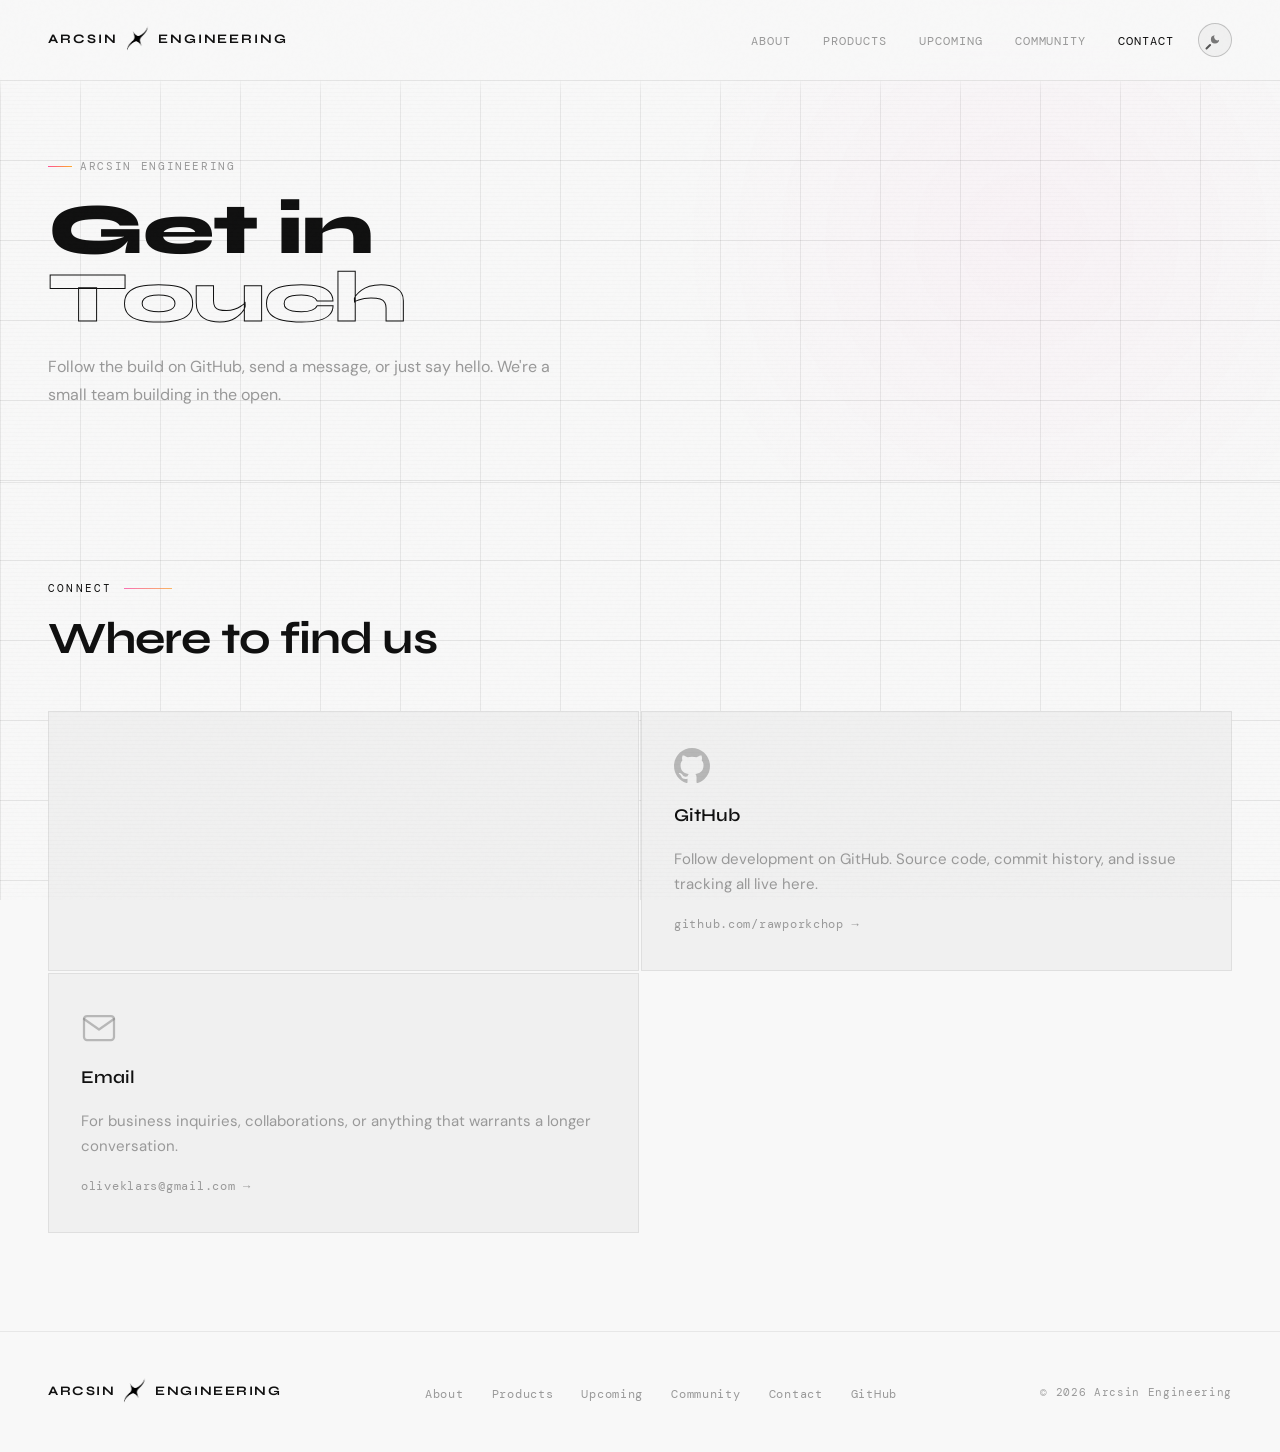
<file: docs/contact.html>
<!DOCTYPE html>
<html lang="en">
<head>
<meta charset="UTF-8">
<meta name="viewport" content="width=device-width, initial-scale=1.0">
<meta name="theme-color" content="#f8f8f8" media="(prefers-color-scheme: light)">
<meta name="theme-color" content="#050505" media="(prefers-color-scheme: dark)">
<title>Contact — Arcsin Engineering</title>
<link rel="preconnect" href="https://fonts.googleapis.com">
<link rel="preconnect" href="https://fonts.gstatic.com" crossorigin>
<link href="https://fonts.googleapis.com/css2?family=DM+Mono:ital,wght@0,300;0,400;0,500;1,300&family=Syne:wght@400;500;600;700;800&family=DM+Sans:opsz,wght@9..40,400;9..40,500&display=swap" rel="stylesheet">
<link rel="stylesheet" href="styles.css?v=20260921">
<script>if(localStorage.getItem('theme')!=='dark')document.documentElement.setAttribute('data-theme','light');</script>
<style>
  .page-header-glow { position: absolute; top: -30%; right: -10%; width: 60vw; height: 60vw; background: radial-gradient(ellipse at center, rgba(255,60,172,.03) 0%, transparent 65%); pointer-events: none; }

  .contact-grid { display: grid; grid-template-columns: 1fr 1fr; gap: 2px; margin-bottom: 2px; }
  .contact-card { background: var(--bg2); border: 1px solid var(--line); padding: 36px 32px; display: flex; flex-direction: column; gap: 16px; position: relative; overflow: hidden; transition: border-color .25s; text-decoration: none; color: inherit; }
  .contact-card::after { content: ''; position: absolute; top: 0; left: 0; right: 0; height: 1px; background: var(--iris); background-size: 600% 600%; background-repeat: no-repeat; animation: iris-flow 8s ease-in-out infinite alternate; opacity: 0; transition: opacity .3s; }
  .contact-card:hover { border-color: var(--line2); }
  .contact-card:hover::after { opacity: 1; }
  .contact-card-icon { width: 36px; height: 36px; color: rgba(128,128,128,.5); }
  .contact-card-title { font-family: var(--disp); font-size: 18px; font-weight: 600; }
  .contact-card-desc { font-family: var(--sans); font-size: 15px; color: var(--muted); line-height: 1.7; }
  .contact-card-link { font-family: var(--mono); font-size: 12px; letter-spacing: .06em; color: var(--muted); margin-top: auto; transition: color .2s; }
  .contact-card:hover .contact-card-link { color: var(--text); }

  .form-section { background: var(--bg2); border-top: 1px solid var(--line); }
  .form-wrap { max-width: 640px; }
  .form-row { display: grid; grid-template-columns: 1fr 1fr; gap: 2px; margin-bottom: 2px; }
  .form-group { display: flex; flex-direction: column; gap: 8px; margin-bottom: 2px; }
  label { font-size: 11px; letter-spacing: .12em; text-transform: uppercase; color: var(--muted); }
  input, textarea, select { background: var(--bg3); border: 1px solid var(--line); color: var(--text); font-family: var(--mono); font-size: 13px; padding: 12px 16px; border-radius: 2px; outline: none; width: 100%; transition: border-color .2s; -webkit-appearance: none; }
  input:focus, textarea:focus { border-color: var(--line2); }
  textarea { resize: vertical; min-height: 140px; }
  ::placeholder { color: var(--muted); }
  .form-submit { margin-top: 16px; display: inline-flex; align-items: center; gap: 8px; padding: 13px 32px; background: var(--text); color: var(--bg); font-family: var(--mono); font-size: 12px; font-weight: 500; letter-spacing: .1em; text-transform: uppercase; border: none; border-radius: 2px; transition: opacity .2s, transform .15s; cursor: pointer; }
  .form-submit:hover { opacity: .82; transform: translateY(-1px); }

  @media (max-width: 900px) {
    .contact-grid { grid-template-columns: 1fr; }
    .form-row { grid-template-columns: 1fr; }
  }

  @media (max-width: 480px) {
    .contact-card { padding: 28px 22px; }
  }
</style>
</head>
<body>
<div class="grid-overlay"></div>

<nav>
  <a href="index.html" class="nav-logo">Arcsin<img src="images/logo.png" class="nav-logo-img" alt="">Engineering</a>
  <div class="nav-right">
  <ul class="nav-links" id="navLinks">
    <li><a href="about.html">About</a></li>
    <li><a href="products.html">Products</a></li>
    <li><a href="upcoming.html">Upcoming</a></li>
    <li><a href="community.html">Community</a></li>
    <li><a href="contact.html" class="active">Contact</a></li>
  </ul>
  <button class="theme-toggle" id="themeToggle" title="Toggle light/dark">
    <span class="toggle-knob"><svg class="toggle-knob-moon" width="11" height="11" viewBox="0 0 24 24" fill="currentColor"><path d="M21 12.79A9 9 0 1 1 11.21 3 7 7 0 0 0 21 12.79z"/></svg></span>
  </button>
  <button class="menu-toggle" id="menuToggle" aria-label="Menu" aria-expanded="false" aria-controls="navLinks">
    <span class="toggle-knob menu-knob">
      <span class="menu-bars"><span></span><span></span><span></span></span>
    </span>
  </button>
  </div>
</nav>

<div class="page-header">
  <div class="page-header-glow"></div>
  <div class="page-header-inner">
    <div class="page-tag">Arcsin Engineering</div>
    <h1>Get in<br><span class="outline">Touch</span></h1>
    <p class="page-header-desc">Follow the build on GitHub, send a message, or just say hello. We're a small team building in the open.</p>
  </div>
</div>

<!-- CONTACT CHANNELS -->
<section>
  <div class="section-inner">
    <div class="section-label reveal">Connect</div>
    <h2 class="reveal">Where to find us</h2>
    <div class="contact-grid reveal">
      <a href="https://github.com/rawporkchop" class="contact-card" target="_blank" rel="noopener">
      <a href="https://github.com/rawporkchop/arcsinengineering" class="contact-card" target="_blank" rel="noopener">
        <svg class="contact-card-icon" viewBox="0 0 24 24" fill="currentColor"><path d="M12 0C5.37 0 0 5.37 0 12c0 5.31 3.435 9.795 8.205 11.385.6.105.825-.255.825-.57 0-.285-.015-1.23-.015-2.235-3.015.555-3.795-.735-4.035-1.41-.135-.345-.72-1.41-1.23-1.695-.42-.225-1.02-.78-.015-.795.945-.015 1.62.87 1.845 1.23 1.08 1.815 2.805 1.305 3.495.99.105-.78.42-1.305.765-1.605-2.67-.3-5.46-1.335-5.46-5.925 0-1.305.465-2.385 1.23-3.225-.12-.3-.54-1.53.12-3.18 0 0 1.005-.315 3.3 1.23.96-.27 1.98-.405 3-.405s2.04.135 3 .405c2.295-1.56 3.3-1.23 3.3-1.23.66 1.65.24 2.88.12 3.18.765.84 1.23 1.905 1.23 3.225 0 4.605-2.805 5.625-5.475 5.925.435.375.81 1.095.81 2.22 0 1.605-.015 2.895-.015 3.3 0 .315.225.69.825.57A12.02 12.02 0 0 0 24 12c0-6.63-5.37-12-12-12z"/></svg>
        <div class="contact-card-title">GitHub</div>
        <div class="contact-card-desc">Follow development on GitHub. Source code, commit history, and issue tracking all live here.</div>
        <div class="contact-card-link">github.com/rawporkchop →</div>
      </a>
      <a href="mailto:hello@arcsin.engineering" class="contact-card">
        <svg class="contact-card-icon" viewBox="0 0 24 24" fill="none" stroke="currentColor" stroke-width="1.5" stroke-linecap="round" stroke-linejoin="round"><path d="M4 4h16c1.1 0 2 .9 2 2v12c0 1.1-.9 2-2 2H4c-1.1 0-2-.9-2-2V6c0-1.1.9-2 2-2z"/><polyline points="22,6 12,13 2,6"/></svg>
        <div class="contact-card-title">Email</div>
        <div class="contact-card-desc">For business inquiries, collaborations, or anything that warrants a longer conversation.</div>
        <div class="contact-card-link">oliveklars@gmail.com →</div>
      </a>
    </div>
  </div>
</section>

<!-- CONTACT FORM -->
<!--
<section class="form-section">
  <div class="section-inner">
    <div class="section-label reveal">Message</div>
    <h2 class="reveal">Send a note</h2>
    <form class="form-wrap reveal" onsubmit="return false;">
      <div class="form-row">
        <div class="form-group">
          <label for="name">Name</label>
          <input type="text" id="name" name="name" placeholder="Your name">
        </div>
        <div class="form-group">
          <label for="email">Email</label>
          <input type="email" id="email" name="email" placeholder="your@email.com">
        </div>
      </div>
      <div class="form-group">
        <label for="subject">Subject</label>
        <input type="text" id="subject" name="subject" placeholder="What's this about?">
      </div>
      <div class="form-group">
        <label for="message">Message</label>
        <textarea id="message" name="message" placeholder="Say hello…"></textarea>
      </div>
      <button type="submit" class="form-submit">Send message →</button>
    </form>
  </div>
</section>
-->

<footer>
  <div class="footer-logo">Arcsin<img src="images/logo.png" class="nav-logo-img" alt="">Engineering</div>
  <ul class="footer-links">
    <li><a href="about.html">About</a></li>
    <li><a href="products.html">Products</a></li>
    <li><a href="upcoming.html">Upcoming</a></li>
    <li><a href="community.html">Community</a></li>
    <li><a href="contact.html">Contact</a></li>
    <li><a href="https://github.com/rawporkchop">GitHub</a></li>
  </ul>
  <div class="footer-copy">© 2026 Arcsin Engineering</div>
</footer>

<script>
  const observer = new IntersectionObserver(entries => {
    entries.forEach(e => { if (e.isIntersecting) { setTimeout(() => e.target.classList.add('visible'), 60); observer.unobserve(e.target); } });
  }, { threshold: 0.1, rootMargin: '0px 0px -40px 0px' });
  document.querySelectorAll('.reveal').forEach(el => observer.observe(el));

  const themeToggle = document.getElementById('themeToggle'), htmlEl = document.documentElement;
  if (themeToggle) themeToggle.addEventListener('click', () => { const l = htmlEl.getAttribute('data-theme')==='light'; htmlEl.setAttribute('data-theme', l?'':'light'); localStorage.setItem('theme', l?'dark':'light'); });


  const menuToggle = document.getElementById('menuToggle'), navLinks = document.getElementById('navLinks');
  if (menuToggle && navLinks) {
    menuToggle.addEventListener('click', () => {
      const open = navLinks.classList.toggle('open');
      menuToggle.setAttribute('aria-expanded', open ? 'true' : 'false');
    });
    navLinks.querySelectorAll('a').forEach(a => a.addEventListener('click', () => {
      navLinks.classList.remove('open');
      menuToggle.setAttribute('aria-expanded', 'false');
    }));
    document.addEventListener('click', e => {
      if (!navLinks.contains(e.target) && !menuToggle.contains(e.target)) {
        navLinks.classList.remove('open');
        menuToggle.setAttribute('aria-expanded', 'false');
      }
    });
  }

  // Keep the fixed nav glued to Safari's true visual viewport top - iOS Safari's
  // address bar collapses/expands on scroll, and position:fixed tracks the layout
  // viewport, not the visual one, leaving a gap that exposes scrolled-past content.
  const navEl = document.querySelector('nav');
  if (navEl && window.visualViewport) {
    const syncNavToViewport = () => {
      navEl.style.transform = `translateY(${window.visualViewport.offsetTop}px) translateZ(0)`;
    };
    window.visualViewport.addEventListener('resize', syncNavToViewport);
    window.visualViewport.addEventListener('scroll', syncNavToViewport);
    syncNavToViewport();
  }
</script>
</body>
</html>
</file>
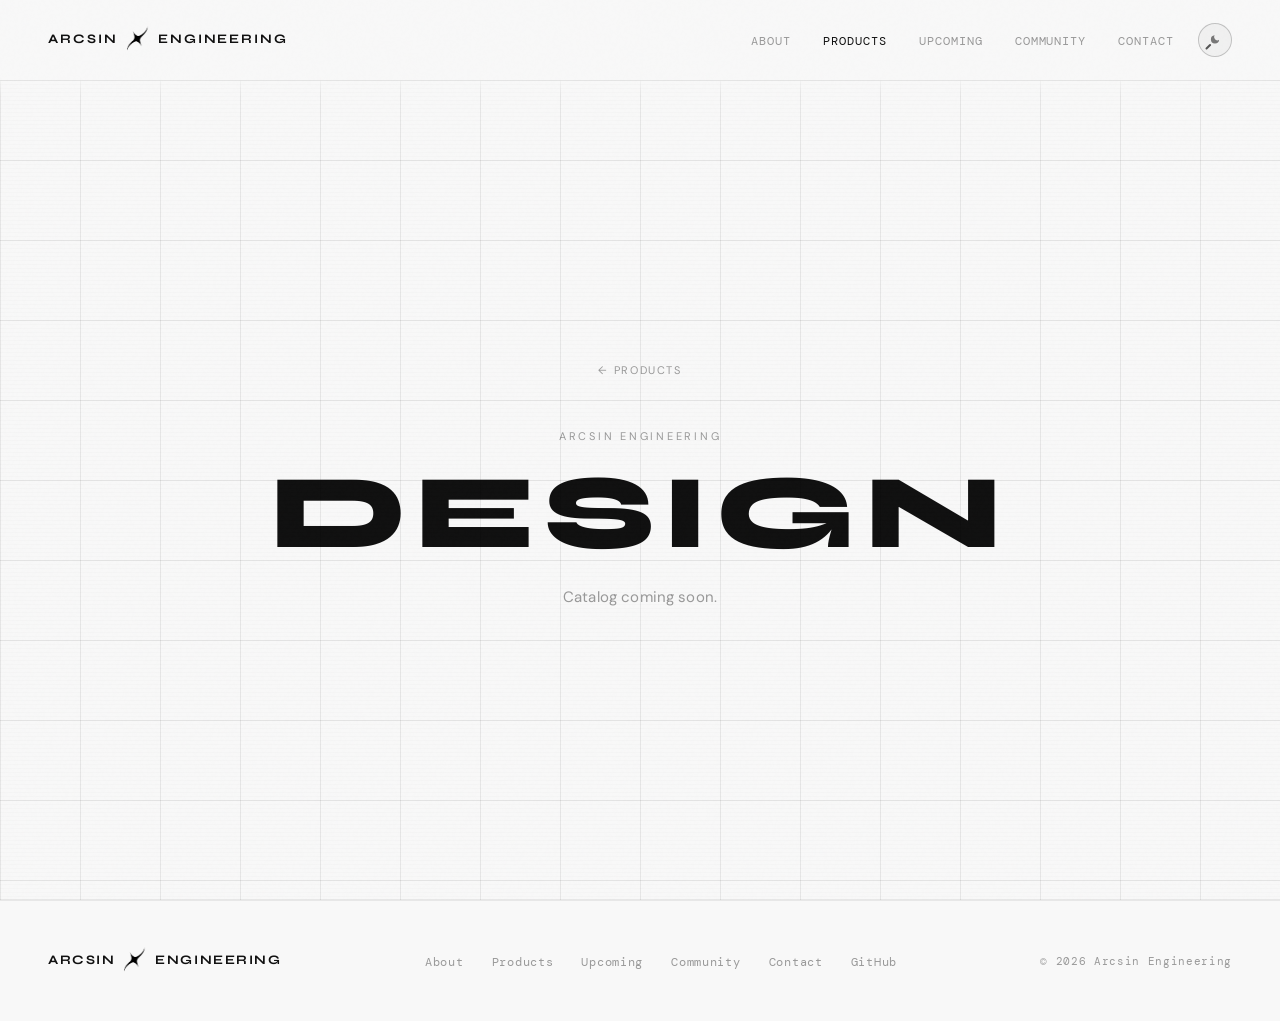
<file: docs/design.html>
<!DOCTYPE html>
<html lang="en">
<head>
<meta charset="UTF-8">
<meta name="viewport" content="width=device-width, initial-scale=1.0">
<meta name="theme-color" content="#f8f8f8" media="(prefers-color-scheme: light)">
<meta name="theme-color" content="#050505" media="(prefers-color-scheme: dark)">
<title> design — Arcsin Engineering</title>
<link rel="preconnect" href="https://fonts.googleapis.com">
<link rel="preconnect" href="https://fonts.gstatic.com" crossorigin>
<link href="https://fonts.googleapis.com/css2?family=DM+Mono:ital,wght@0,300;0,400;0,500;1,300&family=Syne:wght@400;500;600;700;800&family=DM+Sans:opsz,wght@9..40,400;9..40,500&display=swap" rel="stylesheet">
<link rel="stylesheet" href="styles.css?v=20260921">
<script>if(localStorage.getItem('theme')!=='dark')document.documentElement.setAttribute('data-theme','light');</script>
<style>
  .catalog-hero { min-height: calc(100vh - 72px); margin-top: 72px; display: flex; flex-direction: column; align-items: center; justify-content: center; text-align: center; padding: 80px 48px; border-bottom: 1px solid var(--line); }
  .back-link { font-size: 11px; letter-spacing: .15em; text-transform: uppercase; color: var(--muted); text-decoration: none; margin-bottom: 48px; display: inline-flex; align-items: center; gap: 8px; transition: color .2s; }
  .back-link:hover { color: var(--text); }
  .catalog-label { font-size: 11px; letter-spacing: .25em; text-transform: uppercase; color: var(--muted); margin-bottom: 20px; }
  .catalog-title { font-family: var(--disp); font-size: clamp(26px, calc(9vw - 10px), 120px); font-weight: 800; letter-spacing: .08em; text-transform: uppercase; line-height: .9; margin-bottom: 24px; }
  .catalog-sub { font-family: var(--sans); color: var(--muted); font-size: 15px; letter-spacing: .01em; }

  @media (max-width: 900px) { .catalog-hero { padding: 60px 24px; margin-top: 0; } }

  @media (max-width: 480px) {
    .catalog-hero { padding: 48px 16px; }
  }
</style>
</head>
<body>
<div class="grid-overlay"></div>

<nav>
  <a href="index.html" class="nav-logo">Arcsin<img src="images/logo.png" class="nav-logo-img" alt="">Engineering</a>
  <div class="nav-right">
  <ul class="nav-links" id="navLinks">
    <li><a href="about.html">About</a></li>
    <li><a href="products.html" class="active">Products</a></li>
    <li><a href="upcoming.html">Upcoming</a></li>
    <li><a href="community.html">Community</a></li>
    <li><a href="contact.html">Contact</a></li>
  </ul>
  <button class="theme-toggle" id="themeToggle" title="Toggle light/dark">
    <span class="toggle-knob"><svg class="toggle-knob-moon" width="11" height="11" viewBox="0 0 24 24" fill="currentColor"><path d="M21 12.79A9 9 0 1 1 11.21 3 7 7 0 0 0 21 12.79z"/></svg></span>
  </button>
  <button class="menu-toggle" id="menuToggle" aria-label="Menu" aria-expanded="false" aria-controls="navLinks">
    <span class="toggle-knob menu-knob">
      <span class="menu-bars"><span></span><span></span><span></span></span>
    </span>
  </button>
  </div>
</nav>

<div class="catalog-hero">
  <a href="products.html" class="back-link">← Products</a>
  <div class="catalog-label">Arcsin Engineering</div>
  <h1 class="catalog-title">design</h1>
  <p class="catalog-sub">Catalog coming soon.</p>
</div>

<footer>
  <div class="footer-logo">Arcsin<img src="images/logo.png" class="nav-logo-img" alt="">Engineering</div>
  <ul class="footer-links">
    <li><a href="about.html">About</a></li>
    <li><a href="products.html">Products</a></li>
    <li><a href="upcoming.html">Upcoming</a></li>
    <li><a href="community.html">Community</a></li>
    <li><a href="contact.html">Contact</a></li>
    <li><a href="https://github.com/rawporkchop">GitHub</a></li>
  </ul>
  <div class="footer-copy">© 2026 Arcsin Engineering</div>
</footer>

<script>
  const themeToggle = document.getElementById('themeToggle'), htmlEl = document.documentElement;
  if (themeToggle) themeToggle.addEventListener('click', () => { const l = htmlEl.getAttribute('data-theme')==='light'; htmlEl.setAttribute('data-theme', l?'':'light'); localStorage.setItem('theme', l?'dark':'light'); });

  const menuToggle = document.getElementById('menuToggle'), navLinks = document.getElementById('navLinks');
  if (menuToggle && navLinks) {
    menuToggle.addEventListener('click', () => {
      const open = navLinks.classList.toggle('open');
      menuToggle.setAttribute('aria-expanded', open ? 'true' : 'false');
    });
    navLinks.querySelectorAll('a').forEach(a => a.addEventListener('click', () => {
      navLinks.classList.remove('open');
      menuToggle.setAttribute('aria-expanded', 'false');
    }));
    document.addEventListener('click', e => {
      if (!navLinks.contains(e.target) && !menuToggle.contains(e.target)) {
        navLinks.classList.remove('open');
        menuToggle.setAttribute('aria-expanded', 'false');
      }
    });
  }

  // Keep the fixed nav glued to Safari's true visual viewport top - iOS Safari's
  // address bar collapses/expands on scroll, and position:fixed tracks the layout
  // viewport, not the visual one, leaving a gap that exposes scrolled-past content.
  const navEl = document.querySelector('nav');
  if (navEl && window.visualViewport) {
    const syncNavToViewport = () => {
      navEl.style.transform = `translateY(${window.visualViewport.offsetTop}px) translateZ(0)`;
    };
    window.visualViewport.addEventListener('resize', syncNavToViewport);
    window.visualViewport.addEventListener('scroll', syncNavToViewport);
    syncNavToViewport();
  }
</script>
</body>
</html>
</file>
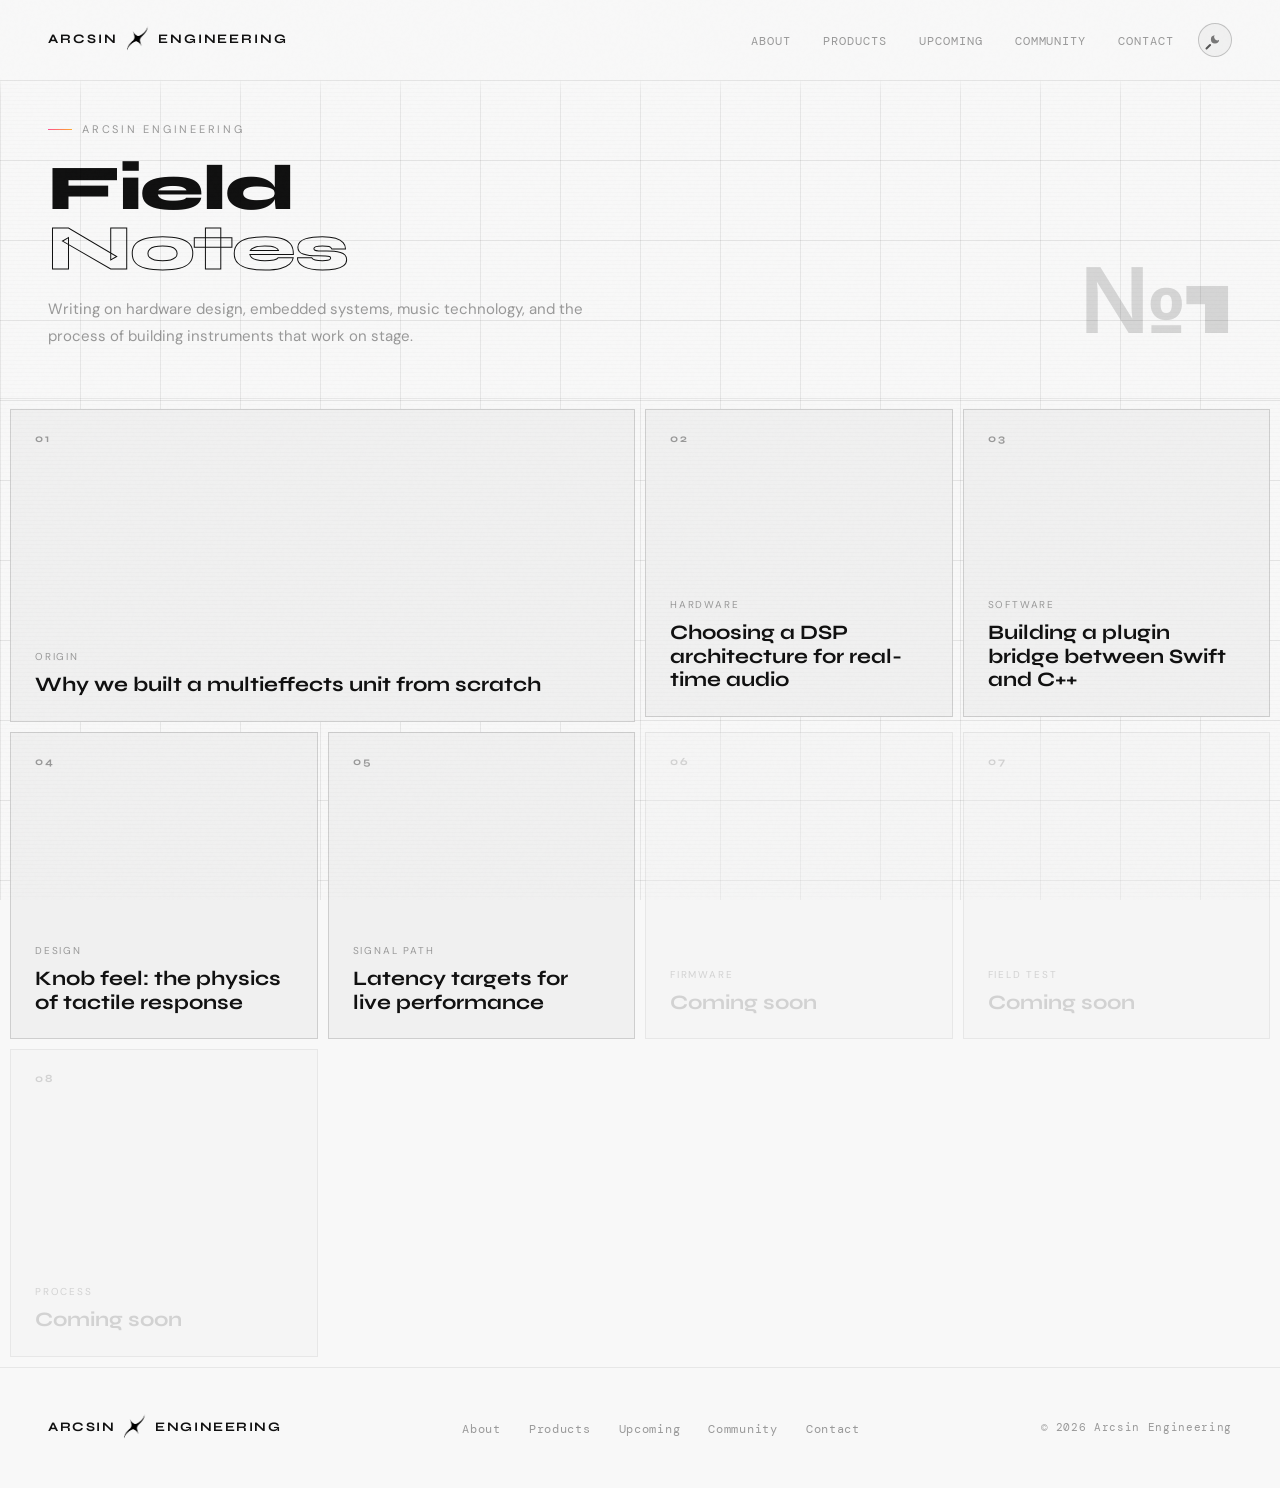
<file: docs/field-notes.html>
<!DOCTYPE html>
<html lang="en">
<head>
<meta charset="UTF-8">
<meta name="viewport" content="width=device-width, initial-scale=1.0">
<meta name="theme-color" content="#f8f8f8" media="(prefers-color-scheme: light)">
<meta name="theme-color" content="#050505" media="(prefers-color-scheme: dark)">
<title>Field Notes — Arcsin Engineering</title>
<link rel="preconnect" href="https://fonts.googleapis.com">
<link rel="preconnect" href="https://fonts.gstatic.com" crossorigin>
<link href="https://fonts.googleapis.com/css2?family=DM+Mono:ital,wght@0,300;0,400;0,500;1,300&family=Syne:wght@400;500;600;700;800&family=DM+Sans:opsz,wght@9..40,400;9..40,500&display=swap" rel="stylesheet">
<link rel="stylesheet" href="styles.css?v=20260921">
<script>if(localStorage.getItem('theme')!=='dark')document.documentElement.setAttribute('data-theme','light');</script>
<style>
  .mag-header {
    padding: calc(72px + 48px) 48px 48px;
    border-bottom: 1px solid var(--line);
    display: flex;
    align-items: flex-end;
    justify-content: space-between;
    gap: 40px;
    flex-wrap: wrap;
  }

  .mag-header-left { max-width: 560px; }

  .mag-tag {
    font-size: 11px; letter-spacing: .25em; text-transform: uppercase;
    color: var(--muted); margin-bottom: 20px;
    display: flex; align-items: center; gap: 10px;
  }
  .mag-tag::before {
    content: ''; display: inline-block; width: 24px; height: 1px;
    background: var(--iris); background-size: 600% 600%; background-repeat: no-repeat;
    animation: iris-flow 8s ease-in-out infinite alternate;
  }

  .mag-title {
    font-family: var(--disp);
    font-size: clamp(36px, 5vw, 64px);
    font-weight: 800; line-height: .95; letter-spacing: -.02em;
    margin-bottom: 16px;
  }
  .mag-title .outline { -webkit-text-stroke: 1px var(--text); color: transparent; }

  .mag-desc { font-family: var(--sans); color: var(--muted); font-size: 15px; line-height: 1.8; }

  .mag-issue {
    font-family: var(--disp);
    font-size: clamp(48px, 8vw, 96px);
    font-weight: 800; letter-spacing: -.03em;
    color: var(--line2); line-height: 1;
    flex-shrink: 0;
  }

  /* CHAPTER GRID */
  .mag-grid-wrap { padding: 10px; }

  .mag-grid {
    display: grid;
    grid-template-columns: repeat(4, 1fr);
    gap: 10px;
  }

  .chapter-card {
    border: 1px solid var(--line2);
    background: var(--bg2);
    aspect-ratio: 1;
    display: flex;
    flex-direction: column;
    justify-content: flex-end;
    padding: 24px;
    text-decoration: none;
    color: var(--text);
    position: relative;
    overflow: hidden;
    transition: border-color .3s, background .3s;
  }

  .chapter-card:hover { border-color: var(--text); background: var(--bg3); }

  /* subtle iris wash on hover */
  .chapter-card::before {
    content: ''; position: absolute; inset: 0;
    background: var(--iris); background-size: 600% 600%; background-repeat: no-repeat;
    animation: iris-flow 10s ease-in-out infinite alternate;
    opacity: 0; transition: opacity .35s;
  }
  .chapter-card:hover::before { opacity: .05; }

  /* iris top-edge line */
  .chapter-card::after {
    content: ''; position: absolute; top: 0; left: 0; right: 0; height: 1px;
    background: var(--iris); background-size: 600% 600%; background-repeat: no-repeat;
    animation: iris-flow 8s ease-in-out infinite alternate;
    opacity: 0; transition: opacity .3s;
  }
  .chapter-card:hover::after { opacity: 1; }

  .chapter-num {
    position: absolute; top: 20px; left: 24px;
    font-family: var(--disp); font-size: 11px; font-weight: 700;
    letter-spacing: .2em; color: var(--muted);
    transition: color .3s;
  }
  .chapter-card:hover .chapter-num { color: var(--text); }

  /* Large feature card spans 2 cols */
  .chapter-card.feature {
    grid-column: span 2;
    aspect-ratio: 2 / 1;
  }

  .chapter-label {
    font-size: 10px; letter-spacing: .18em; text-transform: uppercase;
    color: var(--muted); margin-bottom: 8px;
    position: relative; z-index: 1;
    transition: color .3s;
  }
  .chapter-card:hover .chapter-label { color: var(--muted); }

  .chapter-title {
    font-family: var(--disp);
    font-size: clamp(15px, 1.6vw, 22px);
    font-weight: 700; line-height: 1.15;
    position: relative; z-index: 1;
    transition: color .2s;
  }

  .chapter-arrow {
    position: absolute; bottom: 24px; right: 24px;
    font-size: 18px; color: var(--muted);
    opacity: 0; transform: translate(-4px, 4px);
    transition: opacity .25s, transform .25s;
    z-index: 1;
  }
  .chapter-card:hover .chapter-arrow { opacity: 1; transform: translate(0,0); }

  /* Placeholder "coming soon" state */
  .chapter-card.locked {
    opacity: .4;
    pointer-events: none;
  }
  .chapter-card.locked .chapter-title { color: var(--muted); }

  @media (max-width: 900px) {
    .mag-header { padding: 32px 24px; }
    .mag-grid { grid-template-columns: repeat(2, 1fr); }
    .chapter-card.feature { grid-column: span 2; aspect-ratio: 2 / 1.4; }
    .mag-grid-wrap { padding: 10px; }
  }

  @media (max-width: 480px) {
    .mag-header { padding: 24px 16px; gap: 24px; }
    .mag-grid { grid-template-columns: 1fr; }
    .chapter-card { aspect-ratio: 16 / 10; }
    .chapter-card.feature { grid-column: span 1; aspect-ratio: 16 / 10; }
  }
</style>
</head>
<body>
<div class="grid-overlay"></div>

<nav>
  <a href="index.html" class="nav-logo">Arcsin<img src="images/logo.png" class="nav-logo-img" alt="">Engineering</a>
  <div class="nav-right">
  <ul class="nav-links" id="navLinks">
    <li><a href="about.html">About</a></li>
    <li><a href="products.html">Products</a></li>
    <li><a href="upcoming.html">Upcoming</a></li>
    <li><a href="community.html">Community</a></li>
    <li><a href="contact.html">Contact</a></li>
  </ul>
  <button class="theme-toggle" id="themeToggle" title="Toggle light/dark">
    <span class="toggle-knob"><svg class="toggle-knob-moon" width="11" height="11" viewBox="0 0 24 24" fill="currentColor"><path d="M21 12.79A9 9 0 1 1 11.21 3 7 7 0 0 0 21 12.79z"/></svg></span>
  </button>
  <button class="menu-toggle" id="menuToggle" aria-label="Menu" aria-expanded="false" aria-controls="navLinks">
    <span class="toggle-knob menu-knob">
      <span class="menu-bars"><span></span><span></span><span></span></span>
    </span>
  </button>
  </div>
</nav>

<div class="mag-header">
  <div class="mag-header-left">
    <div class="mag-tag">Arcsin Engineering</div>
    <h1 class="mag-title">Field<br><span class="outline">Notes</span></h1>
    <p class="mag-desc">Writing on hardware design, embedded systems, music technology, and the process of building instruments that work on stage.</p>
  </div>
  <div class="mag-issue">№1</div>
</div>

<div class="mag-grid-wrap">
  <div class="mag-grid">

    <!-- Feature article -->
    <a href="chapter-01.html" class="chapter-card feature">
      <span class="chapter-num">01</span>
      <span class="chapter-label">Origin</span>
      <span class="chapter-title">Why we built a multieffects unit from scratch</span>
      <span class="chapter-arrow">↗</span>
    </a>

    <a href="chapter-02.html" class="chapter-card">
      <span class="chapter-num">02</span>
      <span class="chapter-label">Hardware</span>
      <span class="chapter-title">Choosing a DSP architecture for real-time audio</span>
      <span class="chapter-arrow">↗</span>
    </a>

    <a href="chapter-03.html" class="chapter-card">
      <span class="chapter-num">03</span>
      <span class="chapter-label">Software</span>
      <span class="chapter-title">Building a plugin bridge between Swift and C++</span>
      <span class="chapter-arrow">↗</span>
    </a>

    <a href="chapter-04.html" class="chapter-card">
      <span class="chapter-num">04</span>
      <span class="chapter-label">Design</span>
      <span class="chapter-title">Knob feel: the physics of tactile response</span>
      <span class="chapter-arrow">↗</span>
    </a>

    <a href="chapter-05.html" class="chapter-card">
      <span class="chapter-num">05</span>
      <span class="chapter-label">Signal Path</span>
      <span class="chapter-title">Latency targets for live performance</span>
      <span class="chapter-arrow">↗</span>
    </a>

    <a href="chapter-06.html" class="chapter-card locked">
      <span class="chapter-num">06</span>
      <span class="chapter-label">Firmware</span>
      <span class="chapter-title">Coming soon</span>
    </a>

    <a href="chapter-07.html" class="chapter-card locked">
      <span class="chapter-num">07</span>
      <span class="chapter-label">Field Test</span>
      <span class="chapter-title">Coming soon</span>
    </a>

    <a href="chapter-08.html" class="chapter-card locked">
      <span class="chapter-num">08</span>
      <span class="chapter-label">Process</span>
      <span class="chapter-title">Coming soon</span>
    </a>

  </div>
</div>

<footer>
  <div class="footer-logo">Arcsin<img src="images/logo.png" class="nav-logo-img" alt="">Engineering</div>
  <ul class="footer-links">
    <li><a href="about.html">About</a></li>
    <li><a href="products.html">Products</a></li>
    <li><a href="upcoming.html">Upcoming</a></li>
    <li><a href="community.html">Community</a></li>
    <li><a href="contact.html">Contact</a></li>
  </ul>
  <div class="footer-copy">© 2026 Arcsin Engineering</div>
</footer>

<script>
  const themeToggle = document.getElementById('themeToggle'), htmlEl = document.documentElement;
  if (themeToggle) themeToggle.addEventListener('click', () => { const l = htmlEl.getAttribute('data-theme')==='light'; htmlEl.setAttribute('data-theme', l?'':'light'); localStorage.setItem('theme', l?'dark':'light'); });


  const menuToggle = document.getElementById('menuToggle'), navLinks = document.getElementById('navLinks');
  if (menuToggle && navLinks) {
    menuToggle.addEventListener('click', () => {
      const open = navLinks.classList.toggle('open');
      menuToggle.setAttribute('aria-expanded', open ? 'true' : 'false');
    });
    navLinks.querySelectorAll('a').forEach(a => a.addEventListener('click', () => {
      navLinks.classList.remove('open');
      menuToggle.setAttribute('aria-expanded', 'false');
    }));
    document.addEventListener('click', e => {
      if (!navLinks.contains(e.target) && !menuToggle.contains(e.target)) {
        navLinks.classList.remove('open');
        menuToggle.setAttribute('aria-expanded', 'false');
      }
    });
  }

  // Keep the fixed nav glued to Safari's true visual viewport top - iOS Safari's
  // address bar collapses/expands on scroll, and position:fixed tracks the layout
  // viewport, not the visual one, leaving a gap that exposes scrolled-past content.
  const navEl = document.querySelector('nav');
  if (navEl && window.visualViewport) {
    const syncNavToViewport = () => {
      navEl.style.transform = `translateY(${window.visualViewport.offsetTop}px) translateZ(0)`;
    };
    window.visualViewport.addEventListener('resize', syncNavToViewport);
    window.visualViewport.addEventListener('scroll', syncNavToViewport);
    syncNavToViewport();
  }
</script>
</body>
</html>
</file>
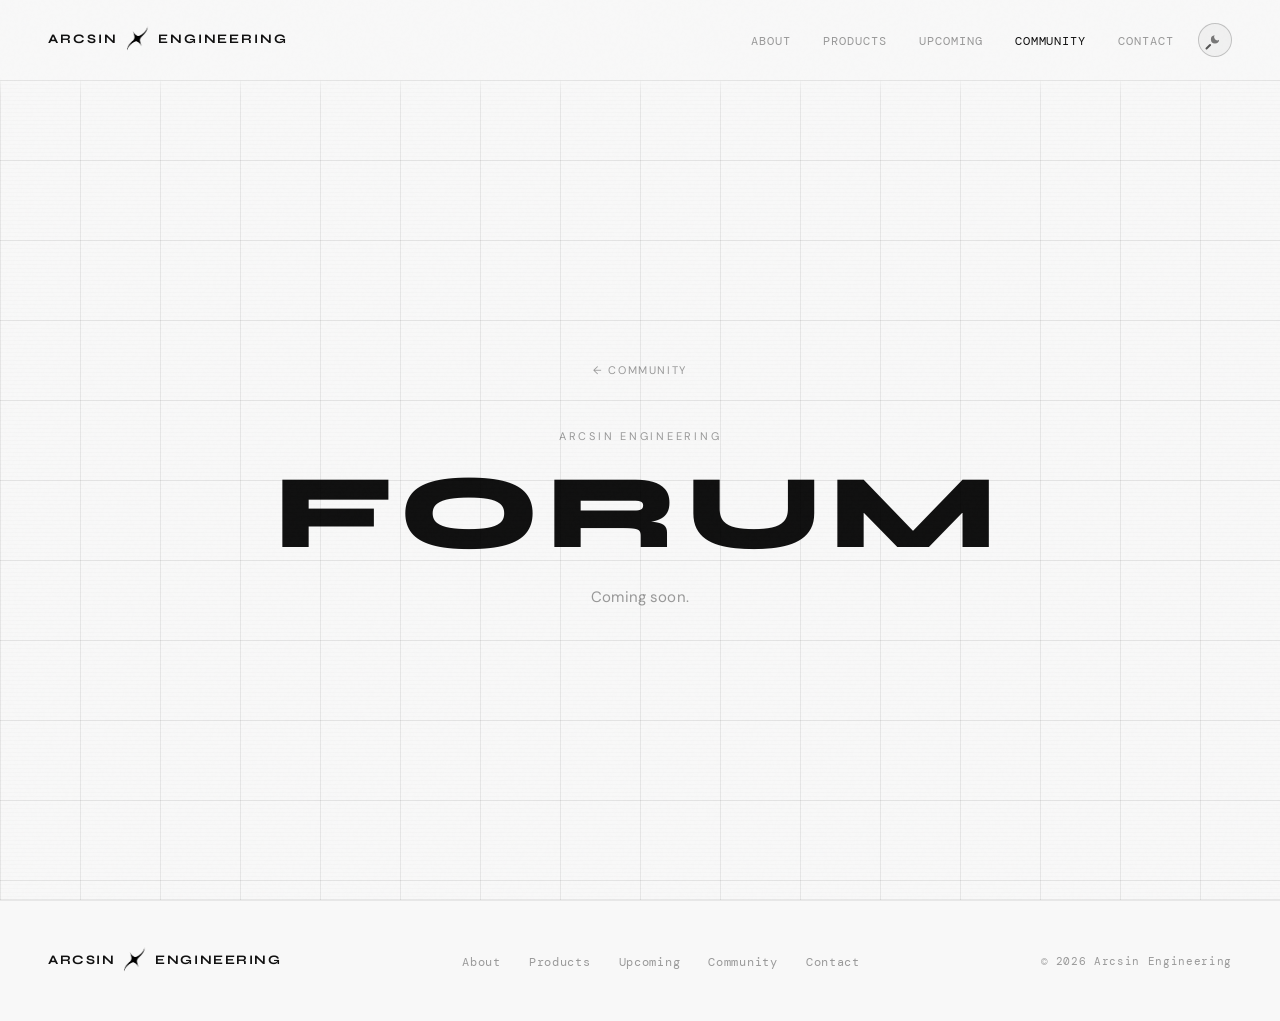
<file: docs/forum.html>
<!DOCTYPE html>
<html lang="en">
<head>
<meta charset="UTF-8">
<meta name="viewport" content="width=device-width, initial-scale=1.0">
<meta name="theme-color" content="#f8f8f8" media="(prefers-color-scheme: light)">
<meta name="theme-color" content="#050505" media="(prefers-color-scheme: dark)">
<title>Forum — Arcsin Engineering</title>
<link rel="preconnect" href="https://fonts.googleapis.com">
<link rel="preconnect" href="https://fonts.gstatic.com" crossorigin>
<link href="https://fonts.googleapis.com/css2?family=DM+Mono:ital,wght@0,300;0,400;0,500;1,300&family=Syne:wght@400;500;600;700;800&family=DM+Sans:opsz,wght@9..40,400;9..40,500&display=swap" rel="stylesheet">
<link rel="stylesheet" href="styles.css?v=20260921">
<script>if(localStorage.getItem('theme')!=='dark')document.documentElement.setAttribute('data-theme','light');</script>
<style>
  .catalog-hero { min-height: calc(100vh - 72px); margin-top: 72px; display: flex; flex-direction: column; align-items: center; justify-content: center; text-align: center; padding: 80px 48px; border-bottom: 1px solid var(--line); }
  .back-link { font-size: 11px; letter-spacing: .15em; text-transform: uppercase; color: var(--muted); text-decoration: none; margin-bottom: 48px; display: inline-flex; align-items: center; gap: 8px; transition: color .2s; }
  .back-link:hover { color: var(--text); }
  .catalog-label { font-size: 11px; letter-spacing: .25em; text-transform: uppercase; color: var(--muted); margin-bottom: 20px; }
  .catalog-title { font-family: var(--disp); font-size: clamp(26px, calc(9vw - 10px), 120px); font-weight: 800; letter-spacing: .08em; text-transform: uppercase; line-height: .9; margin-bottom: 24px; }
  .catalog-sub { font-family: var(--sans); color: var(--muted); font-size: 15px; letter-spacing: .01em; }

  @media (max-width: 900px) { .catalog-hero { padding: 60px 24px; margin-top: 0; } }

  @media (max-width: 480px) {
    .catalog-hero { padding: 48px 16px; }
  }
</style>
</head>
<body>
<div class="grid-overlay"></div>

<nav>
  <a href="index.html" class="nav-logo">Arcsin<img src="images/logo.png" class="nav-logo-img" alt="">Engineering</a>
  <div class="nav-right">
  <ul class="nav-links" id="navLinks">
    <li><a href="about.html">About</a></li>
    <li><a href="products.html">Products</a></li>
    <li><a href="upcoming.html">Upcoming</a></li>
    <li><a href="community.html" class="active">Community</a></li>
    <li><a href="contact.html">Contact</a></li>
  </ul>
  <button class="theme-toggle" id="themeToggle" title="Toggle light/dark">
    <span class="toggle-knob"><svg class="toggle-knob-moon" width="11" height="11" viewBox="0 0 24 24" fill="currentColor"><path d="M21 12.79A9 9 0 1 1 11.21 3 7 7 0 0 0 21 12.79z"/></svg></span>
  </button>
  <button class="menu-toggle" id="menuToggle" aria-label="Menu" aria-expanded="false" aria-controls="navLinks">
    <span class="toggle-knob menu-knob">
      <span class="menu-bars"><span></span><span></span><span></span></span>
    </span>
  </button>
  </div>
</nav>

<div class="catalog-hero">
  <a href="community.html" class="back-link">← Community</a>
  <div class="catalog-label">Arcsin Engineering</div>
  <h1 class="catalog-title">Forum</h1>
  <p class="catalog-sub">Coming soon.</p>
</div>

<footer>
  <div class="footer-logo">Arcsin<img src="images/logo.png" class="nav-logo-img" alt="">Engineering</div>
  <ul class="footer-links">
    <li><a href="about.html">About</a></li>
    <li><a href="products.html">Products</a></li>
    <li><a href="upcoming.html">Upcoming</a></li>
    <li><a href="community.html">Community</a></li>
    <li><a href="contact.html">Contact</a></li>
  </ul>
  <div class="footer-copy">© 2026 Arcsin Engineering</div>
</footer>

<script>
  const themeToggle = document.getElementById('themeToggle'), htmlEl = document.documentElement;
  if (themeToggle) themeToggle.addEventListener('click', () => { const l = htmlEl.getAttribute('data-theme')==='light'; htmlEl.setAttribute('data-theme', l?'':'light'); localStorage.setItem('theme', l?'dark':'light'); });

  const menuToggle = document.getElementById('menuToggle'), navLinks = document.getElementById('navLinks');
  if (menuToggle && navLinks) {
    menuToggle.addEventListener('click', () => {
      const open = navLinks.classList.toggle('open');
      menuToggle.setAttribute('aria-expanded', open ? 'true' : 'false');
    });
    navLinks.querySelectorAll('a').forEach(a => a.addEventListener('click', () => {
      navLinks.classList.remove('open');
      menuToggle.setAttribute('aria-expanded', 'false');
    }));
    document.addEventListener('click', e => {
      if (!navLinks.contains(e.target) && !menuToggle.contains(e.target)) {
        navLinks.classList.remove('open');
        menuToggle.setAttribute('aria-expanded', 'false');
      }
    });
  }

  // Keep the fixed nav glued to Safari's true visual viewport top - iOS Safari's
  // address bar collapses/expands on scroll, and position:fixed tracks the layout
  // viewport, not the visual one, leaving a gap that exposes scrolled-past content.
  const navEl = document.querySelector('nav');
  if (navEl && window.visualViewport) {
    const syncNavToViewport = () => {
      navEl.style.transform = `translateY(${window.visualViewport.offsetTop}px) translateZ(0)`;
    };
    window.visualViewport.addEventListener('resize', syncNavToViewport);
    window.visualViewport.addEventListener('scroll', syncNavToViewport);
    syncNavToViewport();
  }
</script>
</body>
</html>
</file>
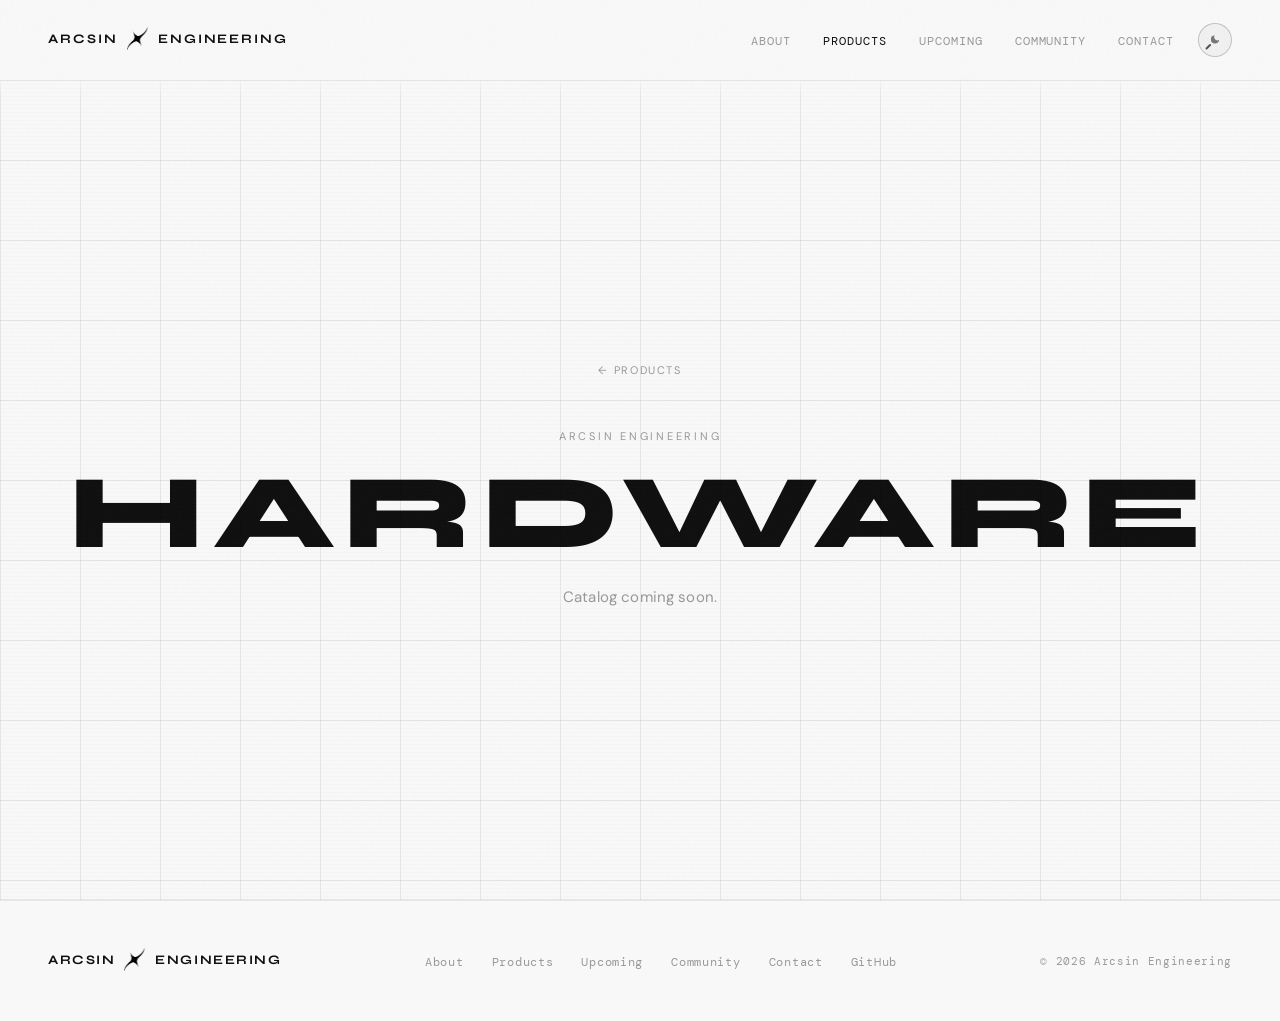
<file: docs/hardware.html>
<!DOCTYPE html>
<html lang="en">
<head>
<meta charset="UTF-8">
<meta name="viewport" content="width=device-width, initial-scale=1.0">
<meta name="theme-color" content="#f8f8f8" media="(prefers-color-scheme: light)">
<meta name="theme-color" content="#050505" media="(prefers-color-scheme: dark)">
<title> hardware — Arcsin Engineering</title>
<link rel="preconnect" href="https://fonts.googleapis.com">
<link rel="preconnect" href="https://fonts.gstatic.com" crossorigin>
<link href="https://fonts.googleapis.com/css2?family=DM+Mono:ital,wght@0,300;0,400;0,500;1,300&family=Syne:wght@400;500;600;700;800&family=DM+Sans:opsz,wght@9..40,400;9..40,500&display=swap" rel="stylesheet">
<link rel="stylesheet" href="styles.css?v=20260921">
<script>if(localStorage.getItem('theme')!=='dark')document.documentElement.setAttribute('data-theme','light');</script>
<style>
  .catalog-hero { min-height: calc(100vh - 72px); margin-top: 72px; display: flex; flex-direction: column; align-items: center; justify-content: center; text-align: center; padding: 80px 48px; border-bottom: 1px solid var(--line); }
  .back-link { font-size: 11px; letter-spacing: .15em; text-transform: uppercase; color: var(--muted); text-decoration: none; margin-bottom: 48px; display: inline-flex; align-items: center; gap: 8px; transition: color .2s; }
  .back-link:hover { color: var(--text); }
  .catalog-label { font-size: 11px; letter-spacing: .25em; text-transform: uppercase; color: var(--muted); margin-bottom: 20px; }
  .catalog-title { font-family: var(--disp); font-size: clamp(26px, calc(9vw - 10px), 120px); font-weight: 800; letter-spacing: .08em; text-transform: uppercase; line-height: .9; margin-bottom: 24px; }
  .catalog-sub { font-family: var(--sans); color: var(--muted); font-size: 15px; letter-spacing: .01em; }

  @media (max-width: 900px) { .catalog-hero { padding: 60px 24px; margin-top: 0; } }

  @media (max-width: 480px) {
    .catalog-hero { padding: 48px 16px; }
  }
</style>
</head>
<body>
<div class="grid-overlay"></div>

<nav>
  <a href="index.html" class="nav-logo">Arcsin<img src="images/logo.png" class="nav-logo-img" alt="">Engineering</a>
  <div class="nav-right">
  <ul class="nav-links" id="navLinks">
    <li><a href="about.html">About</a></li>
    <li><a href="products.html" class="active">Products</a></li>
    <li><a href="upcoming.html">Upcoming</a></li>
    <li><a href="community.html">Community</a></li>
    <li><a href="contact.html">Contact</a></li>
  </ul>
  <button class="theme-toggle" id="themeToggle" title="Toggle light/dark">
    <span class="toggle-knob"><svg class="toggle-knob-moon" width="11" height="11" viewBox="0 0 24 24" fill="currentColor"><path d="M21 12.79A9 9 0 1 1 11.21 3 7 7 0 0 0 21 12.79z"/></svg></span>
  </button>
  <button class="menu-toggle" id="menuToggle" aria-label="Menu" aria-expanded="false" aria-controls="navLinks">
    <span class="toggle-knob menu-knob">
      <span class="menu-bars"><span></span><span></span><span></span></span>
    </span>
  </button>
  </div>
</nav>

<div class="catalog-hero">
  <a href="products.html" class="back-link">← Products</a>
  <div class="catalog-label">Arcsin Engineering</div>
  <h1 class="catalog-title">hardware</h1>
  <p class="catalog-sub">Catalog coming soon.</p>
</div>

<footer>
  <div class="footer-logo">Arcsin<img src="images/logo.png" class="nav-logo-img" alt="">Engineering</div>
  <ul class="footer-links">
    <li><a href="about.html">About</a></li>
    <li><a href="products.html">Products</a></li>
    <li><a href="upcoming.html">Upcoming</a></li>
    <li><a href="community.html">Community</a></li>
    <li><a href="contact.html">Contact</a></li>
    <li><a href="https://github.com/rawporkchop">GitHub</a></li>
  </ul>
  <div class="footer-copy">© 2026 Arcsin Engineering</div>
</footer>

<script>
  const themeToggle = document.getElementById('themeToggle'), htmlEl = document.documentElement;
  if (themeToggle) themeToggle.addEventListener('click', () => { const l = htmlEl.getAttribute('data-theme')==='light'; htmlEl.setAttribute('data-theme', l?'':'light'); localStorage.setItem('theme', l?'dark':'light'); });

  const menuToggle = document.getElementById('menuToggle'), navLinks = document.getElementById('navLinks');
  if (menuToggle && navLinks) {
    menuToggle.addEventListener('click', () => {
      const open = navLinks.classList.toggle('open');
      menuToggle.setAttribute('aria-expanded', open ? 'true' : 'false');
    });
    navLinks.querySelectorAll('a').forEach(a => a.addEventListener('click', () => {
      navLinks.classList.remove('open');
      menuToggle.setAttribute('aria-expanded', 'false');
    }));
    document.addEventListener('click', e => {
      if (!navLinks.contains(e.target) && !menuToggle.contains(e.target)) {
        navLinks.classList.remove('open');
        menuToggle.setAttribute('aria-expanded', 'false');
      }
    });
  }

  // Keep the fixed nav glued to Safari's true visual viewport top - iOS Safari's
  // address bar collapses/expands on scroll, and position:fixed tracks the layout
  // viewport, not the visual one, leaving a gap that exposes scrolled-past content.
  const navEl = document.querySelector('nav');
  if (navEl && window.visualViewport) {
    const syncNavToViewport = () => {
      navEl.style.transform = `translateY(${window.visualViewport.offsetTop}px) translateZ(0)`;
    };
    window.visualViewport.addEventListener('resize', syncNavToViewport);
    window.visualViewport.addEventListener('scroll', syncNavToViewport);
    syncNavToViewport();
  }
</script>
</body>
</html>
</file>
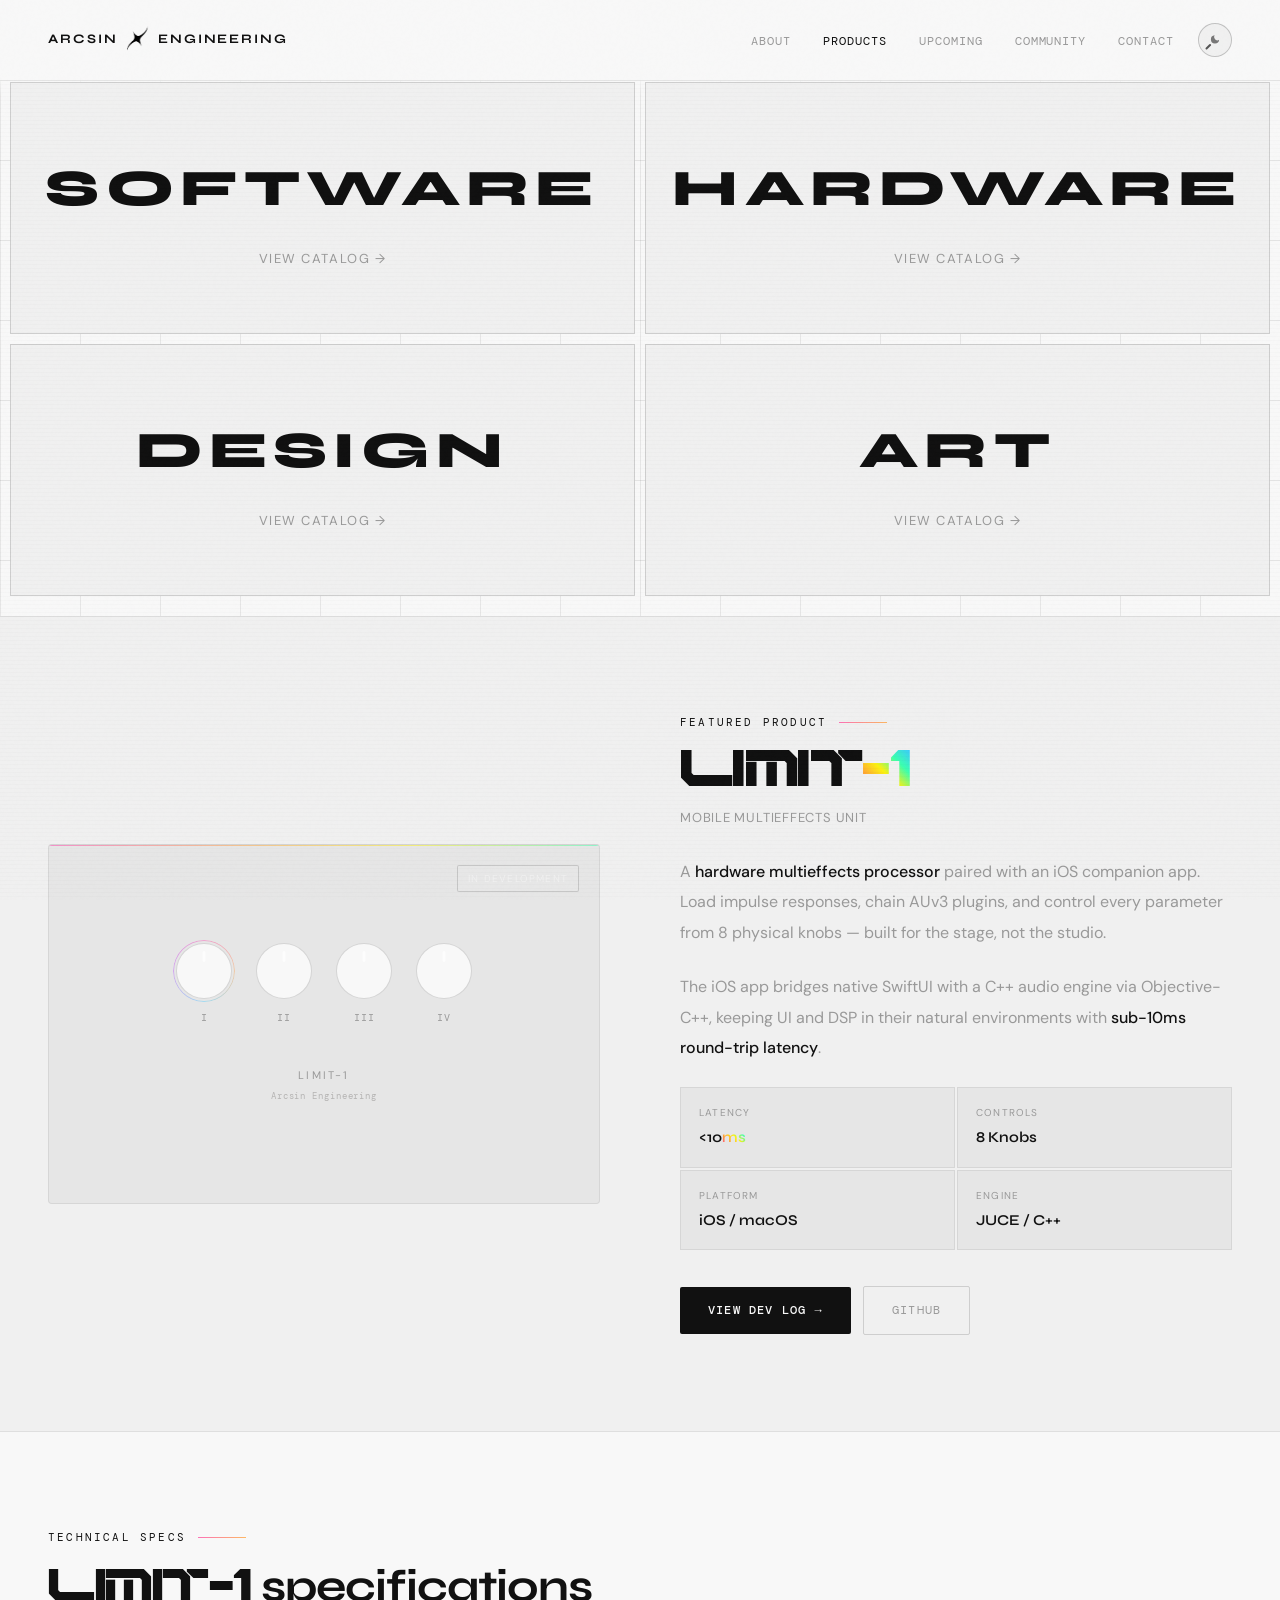
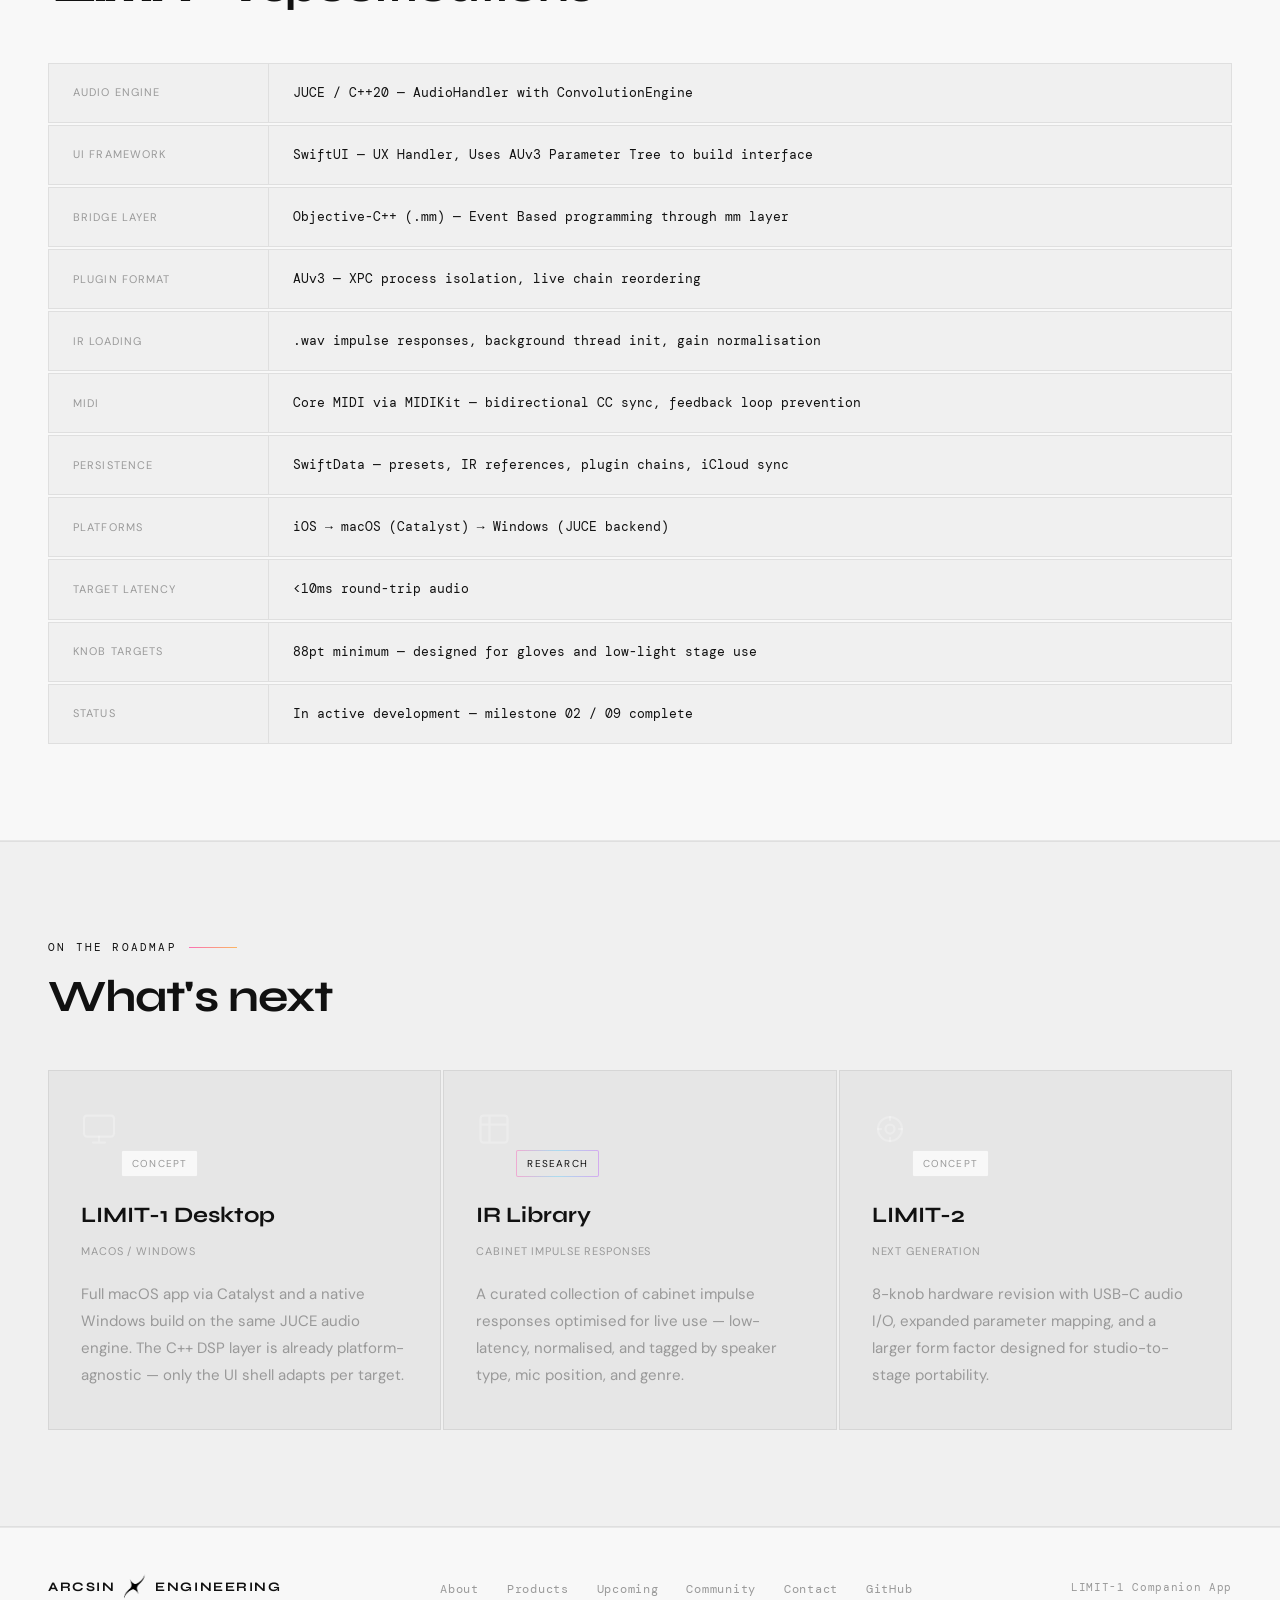
<file: docs/products.html>
<!DOCTYPE html>
<html lang="en">
<head>
<meta charset="UTF-8">
<meta name="viewport" content="width=device-width, initial-scale=1.0">
<meta name="theme-color" content="#f8f8f8" media="(prefers-color-scheme: light)">
<meta name="theme-color" content="#050505" media="(prefers-color-scheme: dark)">
<title>Products — Arcsin Engineering</title>
<link rel="preconnect" href="https://fonts.googleapis.com">
<link rel="preconnect" href="https://fonts.gstatic.com" crossorigin>
<link href="https://fonts.googleapis.com/css2?family=DM+Mono:ital,wght@0,300;0,400;0,500;1,300&family=Syne:wght@400;500;600;700;800&family=DM+Sans:opsz,wght@9..40,400;9..40,500&display=swap" rel="stylesheet">
<link rel="stylesheet" href="styles.css?v=20260921">
<script>if(localStorage.getItem('theme')!=='dark')document.documentElement.setAttribute('data-theme','light');</script>
<style>
  .category-split { display: grid; grid-template-columns: 1fr 1fr; gap: 10px; padding: 10px; padding-top: calc(72px + 10px); margin-bottom: 10px; }
  .category-card { border: 1px solid var(--line2); min-height: 44vh; display: flex; flex-direction: column; align-items: center; justify-content: center; gap: 16px; text-decoration: none; color: var(--text); background: var(--bg2); position: relative; overflow: hidden; transition: background .25s, border-color .25s; }
  .category-card { border: 1px solid var(--line2); min-height: 28vh; display: flex; flex-direction: column; align-items: center; justify-content: center; gap: 16px; text-decoration: none; color: var(--text); background: var(--bg2); position: relative; overflow: hidden; transition: background .25s, border-color .25s; }
  .category-card:hover { background: var(--bg3); border-color: var(--text); }
  .category-card::after { content: ''; position: absolute; inset: 0; background: var(--iris); background-size: 600% 600%; background-repeat: no-repeat; animation: iris-flow 10s ease-in-out infinite alternate; opacity: 0; transition: opacity .3s; }
  .category-card:hover::after { opacity: .04; }
  .category-name { font-family: var(--disp); font-size: clamp(24px, 4vw, 52px); font-weight: 800; letter-spacing: .12em; text-transform: uppercase; position: relative; z-index: 1; }
  .category-arrow { font-size: 13px; letter-spacing: .12em; text-transform: uppercase; color: var(--muted); position: relative; z-index: 1; transition: color .25s, letter-spacing .25s; }
  .category-card:hover .category-arrow { color: var(--text); letter-spacing: .2em; }

  .featured { background: var(--bg2); border-top: 1px solid var(--line); border-bottom: 1px solid var(--line); }
  .product-featured { display: grid; grid-template-columns: 1fr 1fr; gap: 80px; align-items: center; }
  .product-featured-visual { background: var(--bg3); border: 1px solid var(--line); border-radius: 4px; padding: 48px; display: flex; flex-direction: column; align-items: center; justify-content: center; min-height: 360px; position: relative; overflow: hidden; }
  .product-featured-visual::before { content: ''; position: absolute; top: 0; left: 0; right: 0; height: 1px; background: var(--iris); background-size: 200% auto; animation: iris-flow 8s ease-in-out infinite alternate; opacity: .5; }
  .product-badge { position: absolute; top: 20px; right: 20px; font-size: 10px; letter-spacing: .12em; text-transform: uppercase; padding: 4px 10px; border-radius: 2px; background: rgba(255,255,255,.05); color: rgba(255,255,255,.4); border: 1px solid var(--line2); }
  .product-knob-grid { display: grid; grid-template-columns: repeat(4,1fr); gap: 24px; margin-bottom: 32px; }
  .knob { display: flex; flex-direction: column; align-items: center; gap: 10px; }
  .knob-body { width: 56px; height: 56px; border-radius: 50%; background: var(--bg); border: 1px solid var(--line2); position: relative; animation: knobRotate 6s ease-in-out infinite; }
  .knob-body::after { content: ''; position: absolute; top: 7px; left: 50%; transform: translateX(-50%); width: 3px; height: 11px; background: #fff; opacity: .65; border-radius: 2px; }
  .knob:nth-child(2) .knob-body { animation-delay: -1.5s; }
  .knob:nth-child(3) .knob-body { animation-delay: -3s; }
  .knob:nth-child(4) .knob-body { animation-delay: -4.5s; }
  @keyframes knobRotate { 0%,100% { transform: rotate(-30deg); } 50% { transform: rotate(30deg); } }
  .knob-ring { position: absolute; inset: -4px; border-radius: 50%; padding: 1px; background: conic-gradient(from var(--iris-angle), #ff3cac,#ff9a3c,#3cc8ff,#b03cff,#ff3cac); -webkit-mask: linear-gradient(#fff 0 0) content-box, linear-gradient(#fff 0 0); -webkit-mask-composite: xor; mask: linear-gradient(#fff 0 0) content-box, linear-gradient(#fff 0 0); mask-composite: exclude; animation: iris-rotate 4s linear infinite; opacity: .4; }
  .knob-label { font-family: var(--mono); font-size: 10px; color: var(--muted); letter-spacing: .1em; text-align: center; }
  .product-visual-label { text-align: center; font-size: 11px; letter-spacing: .2em; text-transform: uppercase; color: var(--muted); margin-top: 8px; }
  .product-visual-sub { font-family: var(--mono); font-size: 9px; color: rgba(107,106,102,.4); letter-spacing: .1em; margin-top: 4px; text-align: center; }
  .product-name { font-family: 'Nemesys', var(--disp); font-size: clamp(36px, 4vw, 56px); font-weight: 400; line-height: 1; letter-spacing: -.01em; margin-bottom: 8px; }
  .product-name .accent { background: var(--iris); background-size: 200% auto; -webkit-background-clip: text; -webkit-text-fill-color: transparent; background-clip: text; animation: iris-flow 10s ease-in-out infinite alternate; }
  .product-tagline { font-size: 13px; color: var(--muted); letter-spacing: .06em; text-transform: uppercase; margin-bottom: 28px; }
  .product-desc { font-family: var(--sans); color: var(--muted); font-size: 16px; line-height: 1.9; margin-bottom: 24px; }
  .product-desc strong { color: var(--text); font-weight: 500; }
  .product-specs { display: grid; grid-template-columns: 1fr 1fr; gap: 2px; margin-bottom: 36px; }
  .spec-item { background: var(--bg3); border: 1px solid var(--line); padding: 16px 18px; }
  .spec-key { font-size: 10px; letter-spacing: .12em; text-transform: uppercase; color: var(--muted); margin-bottom: 4px; }
  .spec-val { font-family: var(--disp); font-size: 15px; font-weight: 600; }
  .spec-val .accent { background: var(--iris); background-size: 200% auto; -webkit-background-clip: text; -webkit-text-fill-color: transparent; background-clip: text; animation: iris-flow 10s ease-in-out infinite alternate; }
  .product-actions { display: flex; gap: 12px; align-items: center; }

  .spec-table-section { border-bottom: 1px solid var(--line); }
  .spec-table { display: grid; grid-template-columns: 1fr; gap: 2px; }
  .spec-row { display: grid; grid-template-columns: 220px 1fr; background: var(--bg2); border: 1px solid var(--line); transition: border-color .2s; }
  .spec-row:hover { border-color: var(--line2); }
  .spec-row-key { padding: 18px 24px; font-size: 11px; letter-spacing: .1em; text-transform: uppercase; color: var(--muted); border-right: 1px solid var(--line); display: flex; align-items: center; }
  .spec-row-val { font-family: var(--mono); padding: 18px 24px; font-size: 13px; display: flex; align-items: center; }

  .upcoming { background: var(--bg2); border-top: 1px solid var(--line); border-bottom: 1px solid var(--line); }
  .upcoming-grid { display: grid; grid-template-columns: repeat(3,1fr); gap: 2px; }
  .upcoming-card { background: var(--bg3); border: 1px solid var(--line); padding: 40px 32px; transition: border-color .25s; position: relative; overflow: hidden; }
  .upcoming-card::after { content: ''; position: absolute; top: 0; left: 0; right: 0; height: 1px; background: var(--iris); background-size: 200% auto; animation: iris-flow 8s ease-in-out infinite alternate; opacity: 0; transition: opacity .3s; }
  .upcoming-card:hover { border-color: var(--line2); }
  .upcoming-card:hover::after { opacity: 1; }
  .upcoming-status { font-size: 10px; letter-spacing: .12em; text-transform: uppercase; padding: 4px 10px; border-radius: 2px; display: inline-block; margin-bottom: 20px; }
  .status-concept { background: var(--bg); color: var(--muted); border: 1px solid var(--line); }
  .status-research { border: 1px solid transparent; background-image: linear-gradient(var(--bg3), var(--bg3)), linear-gradient(90deg, rgba(255,60,172,.35), rgba(60,200,255,.35), rgba(176,60,255,.35)); background-clip: padding-box, border-box; background-origin: padding-box, border-box; color: var(--text); }
  .upcoming-name { font-family: var(--disp); font-size: 22px; font-weight: 700; margin-bottom: 8px; }
  .upcoming-sub { font-size: 11px; letter-spacing: .08em; text-transform: uppercase; color: var(--muted); margin-bottom: 20px; }
  .upcoming-desc { font-family: var(--sans); font-size: 15px; color: var(--muted); line-height: 1.8; }
  .upcoming-icon { width: 36px; height: 36px; margin-bottom: 20px; color: rgba(255,255,255,.25); }

  @media (max-width: 900px) {
    .category-split { padding: 10px; padding-top: calc(72px + 10px); }
    .category-card { min-height: 36vh; }
    .category-card { min-height: 24vh; }
    .product-featured { grid-template-columns: 1fr; gap: 40px; }
    .upcoming-grid { grid-template-columns: 1fr; }
    .spec-row { grid-template-columns: 140px 1fr; }
  }

  @media (max-width: 480px) {
    .category-split { grid-template-columns: 1fr; }
    .category-card { min-height: 22vh; }
    .product-knob-grid { grid-template-columns: repeat(2,1fr); gap: 20px; }
    .product-specs { grid-template-columns: 1fr; }
    .spec-row { grid-template-columns: 1fr; }
    .spec-row-key { border-right: none; border-bottom: 1px solid var(--line); }
    .upcoming-card { padding: 28px 22px; }
  }
</style>
</head>
<body>

<div class="grid-overlay"></div>

<!-- NAV -->
<nav>
  <a href="index.html" class="nav-logo">Arcsin<img src="images/logo.png" class="nav-logo-img" alt="">Engineering</a>
  <div class="nav-right">
  <ul class="nav-links" id="navLinks">
    <li><a href="about.html">About</a></li>
    <li><a href="products.html" class="active">Products</a></li>
    <li><a href="upcoming.html">Upcoming</a></li>
    <li><a href="community.html">Community</a></li>
    <li><a href="contact.html">Contact</a></li>
  </ul>
  <button class="theme-toggle" id="themeToggle" title="Toggle light/dark">
    <span class="toggle-knob"><svg class="toggle-knob-moon" width="11" height="11" viewBox="0 0 24 24" fill="currentColor"><path d="M21 12.79A9 9 0 1 1 11.21 3 7 7 0 0 0 21 12.79z"/></svg></span>
  </button>
  <button class="menu-toggle" id="menuToggle" aria-label="Menu" aria-expanded="false" aria-controls="navLinks">
    <span class="toggle-knob menu-knob">
      <span class="menu-bars"><span></span><span></span><span></span></span>
    </span>
  </button>
  </div>
</nav>

<!-- PAGE HEADER -->
<div class="category-split">
  <a href="software.html" class="category-card">
    <span class="category-name">Software</span>
    <span class="category-arrow">View Catalog →</span>
  </a>
  <a href="hardware.html" class="category-card">
    <span class="category-name">Hardware</span>
    <span class="category-arrow">View Catalog →</span>
  </a>
  <a href="design.html" class="category-card">
    <span class="category-name">Design</span>
    <span class="category-arrow">View Catalog →</span>
  </a>
  <a href="art.html" class="category-card">
    <span class="category-name">Art</span>
    <span class="category-arrow">View Catalog →</span>
  </a>
</div>

<!-- FEATURED PRODUCT -->
<section class="featured">
  <div class="section-inner">
    <div class="product-featured">

      <div class="product-featured-visual reveal">
        <div class="product-badge">In Development</div>
        <div class="product-knob-grid">
          <div class="knob">
            <div class="knob-body"><div class="knob-ring"></div></div>
            <div class="knob-label">I</div>
          </div>
          <div class="knob">
            <div class="knob-body"></div>
            <div class="knob-label">II</div>
          </div>
          <div class="knob">
            <div class="knob-body"></div>
            <div class="knob-label">III</div>
          </div>
          <div class="knob">
            <div class="knob-body"></div>
            <div class="knob-label">IV</div>
          </div>
        </div>
        <div class="product-visual-label">LIMIT-1</div>
        <div class="product-visual-sub">Arcsin Engineering</div>
      </div>

      <div class="product-featured-info reveal">
        <div class="section-label">Featured product</div>
        <div class="product-name">LIMIT<span class="accent">-1</span></div>
        <div class="product-tagline">Mobile Multieffects Unit</div>
        <p class="product-desc">
          A <strong>hardware multieffects processor</strong> paired with an iOS companion app.
          Load impulse responses, chain AUv3 plugins, and control every parameter
          from 8 physical knobs — built for the stage, not the studio.
        </p>
        <p class="product-desc">
          The iOS app bridges native SwiftUI with a C++ audio engine via Objective-C++,
          keeping UI and DSP in their natural environments
          with <strong>sub-10ms round-trip latency</strong>.
        </p>
        <div class="product-specs">
          <div class="spec-item">
            <div class="spec-key">Latency</div>
            <div class="spec-val">&lt;10<span class="accent">ms</span></div>
          </div>
          <div class="spec-item">
            <div class="spec-key">Controls</div>
            <div class="spec-val">8 Knobs</div>
          </div>
          <div class="spec-item">
            <div class="spec-key">Platform</div>
            <div class="spec-val">iOS / macOS</div>
          </div>
          <div class="spec-item">
            <div class="spec-key">Engine</div>
            <div class="spec-val">JUCE / C++</div>
          </div>
        </div>
        <div class="product-actions">
          <a href="index.html" class="btn-primary">View dev log →</a>
          <a href="https://github.com/rawporkchop" class="btn-secondary">GitHub</a>
        </div>
      </div>

    </div>
  </div>
</section>

<!-- SPEC TABLE -->
<section class="spec-table-section">
  <div class="section-inner">
    <div class="section-label reveal">Technical specs</div>
    <h2 class="reveal"><span style="font-family:'Nemesys',var(--disp);font-weight:400;letter-spacing:-.01em;">LIMIT-1</span> specifications</h2>
    <div class="spec-table reveal">
      <div class="spec-row">
        <div class="spec-row-key">Audio Engine</div>
        <div class="spec-row-val">JUCE / C++20 — AudioHandler with ConvolutionEngine</div>
      </div>
      <div class="spec-row">
        <div class="spec-row-key">UI Framework</div>
        <div class="spec-row-val">SwiftUI — UX Handler, Uses AUv3 Parameter Tree to build interface</div>
      </div>
      <div class="spec-row">
        <div class="spec-row-key">Bridge Layer</div>
        <div class="spec-row-val">Objective-C++ (.mm) — Event Based programming through mm layer</div>
      </div>
      <div class="spec-row">
        <div class="spec-row-key">Plugin Format</div>
        <div class="spec-row-val">AUv3 — XPC process isolation, live chain reordering</div>
      </div>
      <div class="spec-row">
        <div class="spec-row-key">IR Loading</div>
        <div class="spec-row-val">.wav impulse responses, background thread init, gain normalisation</div>
      </div>
      <div class="spec-row">
        <div class="spec-row-key">MIDI</div>
        <div class="spec-row-val">Core MIDI via MIDIKit — bidirectional CC sync, feedback loop prevention</div>
      </div>
      <div class="spec-row">
        <div class="spec-row-key">Persistence</div>
        <div class="spec-row-val">SwiftData — presets, IR references, plugin chains, iCloud sync</div>
      </div>
      <div class="spec-row">
        <div class="spec-row-key">Platforms</div>
        <div class="spec-row-val">iOS → macOS (Catalyst) → Windows (JUCE backend)</div>
      </div>
      <div class="spec-row">
        <div class="spec-row-key">Target latency</div>
        <div class="spec-row-val">&lt;10ms round-trip audio</div>
      </div>
      <div class="spec-row">
        <div class="spec-row-key">Knob targets</div>
        <div class="spec-row-val">88pt minimum — designed for gloves and low-light stage use</div>
      </div>
      <div class="spec-row">
        <div class="spec-row-key">Status</div>
        <div class="spec-row-val">In active development — milestone 02 / 09 complete</div>
      </div>
    </div>
  </div>
</section>

<!-- UPCOMING -->
<section class="upcoming">
  <div class="section-inner">
    <div class="section-label reveal">On the roadmap</div>
    <h2 class="reveal">What's next</h2>
    <div class="upcoming-grid">

      <div class="upcoming-card reveal">
        <svg class="upcoming-icon" viewBox="0 0 24 24" fill="none" stroke="currentColor" stroke-width="1.5">
          <rect x="2" y="3" width="20" height="14" rx="2"/>
          <path d="M8 21h8M12 17v4" stroke-linecap="round"/>
        </svg>
        <div class="upcoming-status status-concept">Concept</div>
        <div class="upcoming-name">LIMIT-1 Desktop</div>
        <div class="upcoming-sub">macOS / Windows</div>
        <p class="upcoming-desc">
          Full macOS app via Catalyst and a native Windows build on the same JUCE
          audio engine. The C++ DSP layer is already platform-agnostic — only
          the UI shell adapts per target.
        </p>
      </div>

      <div class="upcoming-card reveal">
        <svg class="upcoming-icon" viewBox="0 0 24 24" fill="none" stroke="currentColor" stroke-width="1.5">
          <path d="M9 3H5a2 2 0 00-2 2v4m6-6h10a2 2 0 012 2v4M9 3v18m0 0h10a2 2 0 002-2V9M9 21H5a2 2 0 01-2-2V9m0 0h18" stroke-linecap="round" stroke-linejoin="round"/>
        </svg>
        <div class="upcoming-status status-research">Research</div>
        <div class="upcoming-name">IR Library</div>
        <div class="upcoming-sub">Cabinet Impulse Responses</div>
        <p class="upcoming-desc">
          A curated collection of cabinet impulse responses optimised for live use —
          low-latency, normalised, and tagged by speaker type, mic position, and genre.
        </p>
      </div>

      <div class="upcoming-card reveal">
        <svg class="upcoming-icon" viewBox="0 0 24 24" fill="none" stroke="currentColor" stroke-width="1.5">
          <circle cx="12" cy="12" r="8"/><circle cx="12" cy="12" r="3"/>
          <path d="M12 4v2M12 18v2M4 12h2M18 12h2" stroke-linecap="round"/>
        </svg>
        <div class="upcoming-status status-concept">Concept</div>
        <div class="upcoming-name">LIMIT-2</div>
        <div class="upcoming-sub">Next Generation</div>
        <p class="upcoming-desc">
          8-knob hardware revision with USB-C audio I/O, expanded parameter mapping,
          and a larger form factor designed for studio-to-stage portability.
        </p>
      </div>

    </div>
  </div>
</section>

<!-- FOOTER -->
<footer>
  <div class="footer-logo">Arcsin<img src="images/logo.png" class="nav-logo-img" alt="">Engineering</div>
  <ul class="footer-links">
    <li><a href="about.html">About</a></li>
    <li><a href="products.html">Products</a></li>
    <li><a href="upcoming.html">Upcoming</a></li>
    <li><a href="community.html">Community</a></li>
    <li><a href="contact.html">Contact</a></li>
    <li><a href="https://github.com/rawporkchop">GitHub</a></li>
  </ul>
  <div class="footer-copy">LIMIT-1 Companion App</div>
</footer>

<script>
  const observer = new IntersectionObserver((entries) => {
    entries.forEach(entry => {
      if (entry.isIntersecting) {
        setTimeout(() => entry.target.classList.add('visible'), 60);
        observer.unobserve(entry.target);
      }
    });
  }, { threshold: 0.1, rootMargin: '0px 0px -40px 0px' });
  document.querySelectorAll('.reveal').forEach(el => observer.observe(el));

  // Theme toggle
  const themeToggle = document.getElementById('themeToggle');
  const htmlEl = document.documentElement;
  if (themeToggle) {
    themeToggle.addEventListener('click', () => {
      const isLight = htmlEl.getAttribute('data-theme') === 'light';
      htmlEl.setAttribute('data-theme', isLight ? '' : 'light');
      localStorage.setItem('theme', isLight ? 'dark' : 'light');
    });
  }

  const menuToggle = document.getElementById('menuToggle'), navLinks = document.getElementById('navLinks');
  if (menuToggle && navLinks) {
    menuToggle.addEventListener('click', () => {
      const open = navLinks.classList.toggle('open');
      menuToggle.setAttribute('aria-expanded', open ? 'true' : 'false');
    });
    navLinks.querySelectorAll('a').forEach(a => a.addEventListener('click', () => {
      navLinks.classList.remove('open');
      menuToggle.setAttribute('aria-expanded', 'false');
    }));
    document.addEventListener('click', e => {
      if (!navLinks.contains(e.target) && !menuToggle.contains(e.target)) {
        navLinks.classList.remove('open');
        menuToggle.setAttribute('aria-expanded', 'false');
      }
    });
  }

  // Keep the fixed nav glued to Safari's true visual viewport top - iOS Safari's
  // address bar collapses/expands on scroll, and position:fixed tracks the layout
  // viewport, not the visual one, leaving a gap that exposes scrolled-past content.
  const navEl = document.querySelector('nav');
  if (navEl && window.visualViewport) {
    const syncNavToViewport = () => {
      navEl.style.transform = `translateY(${window.visualViewport.offsetTop}px) translateZ(0)`;
    };
    window.visualViewport.addEventListener('resize', syncNavToViewport);
    window.visualViewport.addEventListener('scroll', syncNavToViewport);
    syncNavToViewport();
  }
</script>
</body>
</html>
</file>
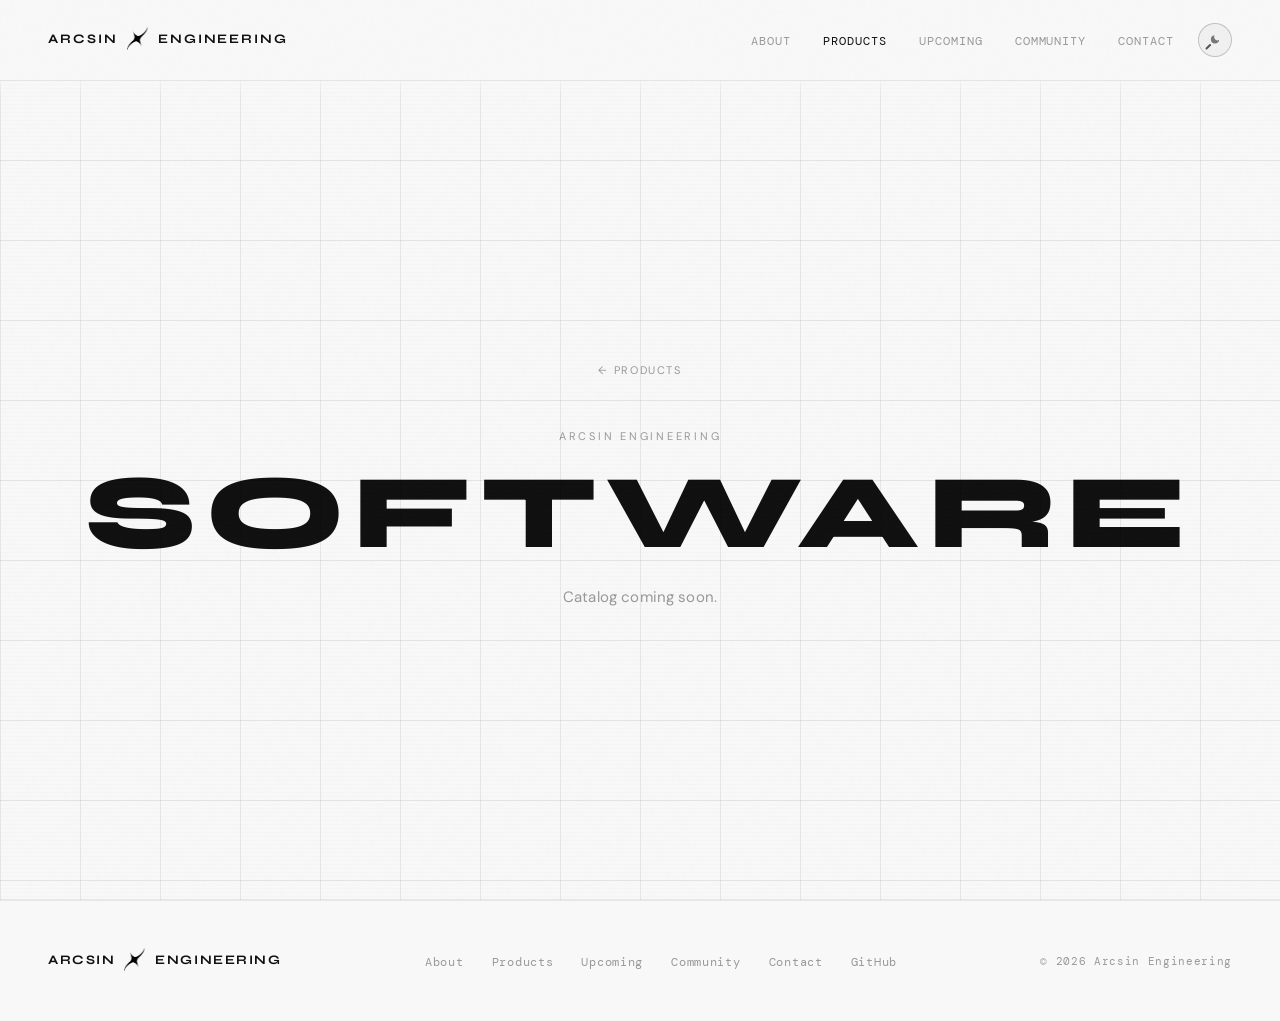
<file: docs/software.html>
<!DOCTYPE html>
<html lang="en">
<head>
<meta charset="UTF-8">
<meta name="viewport" content="width=device-width, initial-scale=1.0">
<meta name="theme-color" content="#f8f8f8" media="(prefers-color-scheme: light)">
<meta name="theme-color" content="#050505" media="(prefers-color-scheme: dark)">
<title> software — Arcsin Engineering</title>
<link rel="preconnect" href="https://fonts.googleapis.com">
<link rel="preconnect" href="https://fonts.gstatic.com" crossorigin>
<link href="https://fonts.googleapis.com/css2?family=DM+Mono:ital,wght@0,300;0,400;0,500;1,300&family=Syne:wght@400;500;600;700;800&family=DM+Sans:opsz,wght@9..40,400;9..40,500&display=swap" rel="stylesheet">
<link rel="stylesheet" href="styles.css?v=20260921">
<script>if(localStorage.getItem('theme')!=='dark')document.documentElement.setAttribute('data-theme','light');</script>
<style>
  .catalog-hero { min-height: calc(100vh - 72px); margin-top: 72px; display: flex; flex-direction: column; align-items: center; justify-content: center; text-align: center; padding: 80px 48px; border-bottom: 1px solid var(--line); }
  .back-link { font-size: 11px; letter-spacing: .15em; text-transform: uppercase; color: var(--muted); text-decoration: none; margin-bottom: 48px; display: inline-flex; align-items: center; gap: 8px; transition: color .2s; }
  .back-link:hover { color: var(--text); }
  .catalog-label { font-size: 11px; letter-spacing: .25em; text-transform: uppercase; color: var(--muted); margin-bottom: 20px; }
  .catalog-title { font-family: var(--disp); font-size: clamp(26px, calc(9vw - 10px), 120px); font-weight: 800; letter-spacing: .08em; text-transform: uppercase; line-height: .9; margin-bottom: 24px; }
  .catalog-sub { font-family: var(--sans); color: var(--muted); font-size: 15px; letter-spacing: .01em; }

  @media (max-width: 900px) { .catalog-hero { padding: 60px 24px; margin-top: 0; } }

  @media (max-width: 480px) {
    .catalog-hero { padding: 48px 16px; }
  }
</style>
</head>
<body>
<div class="grid-overlay"></div>

<nav>
  <a href="index.html" class="nav-logo">Arcsin<img src="images/logo.png" class="nav-logo-img" alt="">Engineering</a>
  <div class="nav-right">
  <ul class="nav-links" id="navLinks">
    <li><a href="about.html">About</a></li>
    <li><a href="products.html" class="active">Products</a></li>
    <li><a href="upcoming.html">Upcoming</a></li>
    <li><a href="community.html">Community</a></li>
    <li><a href="contact.html">Contact</a></li>
  </ul>
  <button class="theme-toggle" id="themeToggle" title="Toggle light/dark">
    <span class="toggle-knob"><svg class="toggle-knob-moon" width="11" height="11" viewBox="0 0 24 24" fill="currentColor"><path d="M21 12.79A9 9 0 1 1 11.21 3 7 7 0 0 0 21 12.79z"/></svg></span>
  </button>
  <button class="menu-toggle" id="menuToggle" aria-label="Menu" aria-expanded="false" aria-controls="navLinks">
    <span class="toggle-knob menu-knob">
      <span class="menu-bars"><span></span><span></span><span></span></span>
    </span>
  </button>
  </div>
</nav>

<div class="catalog-hero">
  <a href="products.html" class="back-link">← Products</a>
  <div class="catalog-label">Arcsin Engineering</div>
  <h1 class="catalog-title">software</h1>
  <p class="catalog-sub">Catalog coming soon.</p>
</div>

<footer>
  <div class="footer-logo">Arcsin<img src="images/logo.png" class="nav-logo-img" alt="">Engineering</div>
  <ul class="footer-links">
    <li><a href="about.html">About</a></li>
    <li><a href="products.html">Products</a></li>
    <li><a href="upcoming.html">Upcoming</a></li>
    <li><a href="community.html">Community</a></li>
    <li><a href="contact.html">Contact</a></li>
    <li><a href="https://github.com/rawporkchop">GitHub</a></li>
  </ul>
  <div class="footer-copy">© 2026 Arcsin Engineering</div>
</footer>

<script>
  const themeToggle = document.getElementById('themeToggle'), htmlEl = document.documentElement;
  if (themeToggle) themeToggle.addEventListener('click', () => { const l = htmlEl.getAttribute('data-theme')==='light'; htmlEl.setAttribute('data-theme', l?'':'light'); localStorage.setItem('theme', l?'dark':'light'); });

  const menuToggle = document.getElementById('menuToggle'), navLinks = document.getElementById('navLinks');
  if (menuToggle && navLinks) {
    menuToggle.addEventListener('click', () => {
      const open = navLinks.classList.toggle('open');
      menuToggle.setAttribute('aria-expanded', open ? 'true' : 'false');
    });
    navLinks.querySelectorAll('a').forEach(a => a.addEventListener('click', () => {
      navLinks.classList.remove('open');
      menuToggle.setAttribute('aria-expanded', 'false');
    }));
    document.addEventListener('click', e => {
      if (!navLinks.contains(e.target) && !menuToggle.contains(e.target)) {
        navLinks.classList.remove('open');
        menuToggle.setAttribute('aria-expanded', 'false');
      }
    });
  }

  // Keep the fixed nav glued to Safari's true visual viewport top - iOS Safari's
  // address bar collapses/expands on scroll, and position:fixed tracks the layout
  // viewport, not the visual one, leaving a gap that exposes scrolled-past content.
  const navEl = document.querySelector('nav');
  if (navEl && window.visualViewport) {
    const syncNavToViewport = () => {
      navEl.style.transform = `translateY(${window.visualViewport.offsetTop}px) translateZ(0)`;
    };
    window.visualViewport.addEventListener('resize', syncNavToViewport);
    window.visualViewport.addEventListener('scroll', syncNavToViewport);
    syncNavToViewport();
  }
</script>
</body>
</html>
</file>
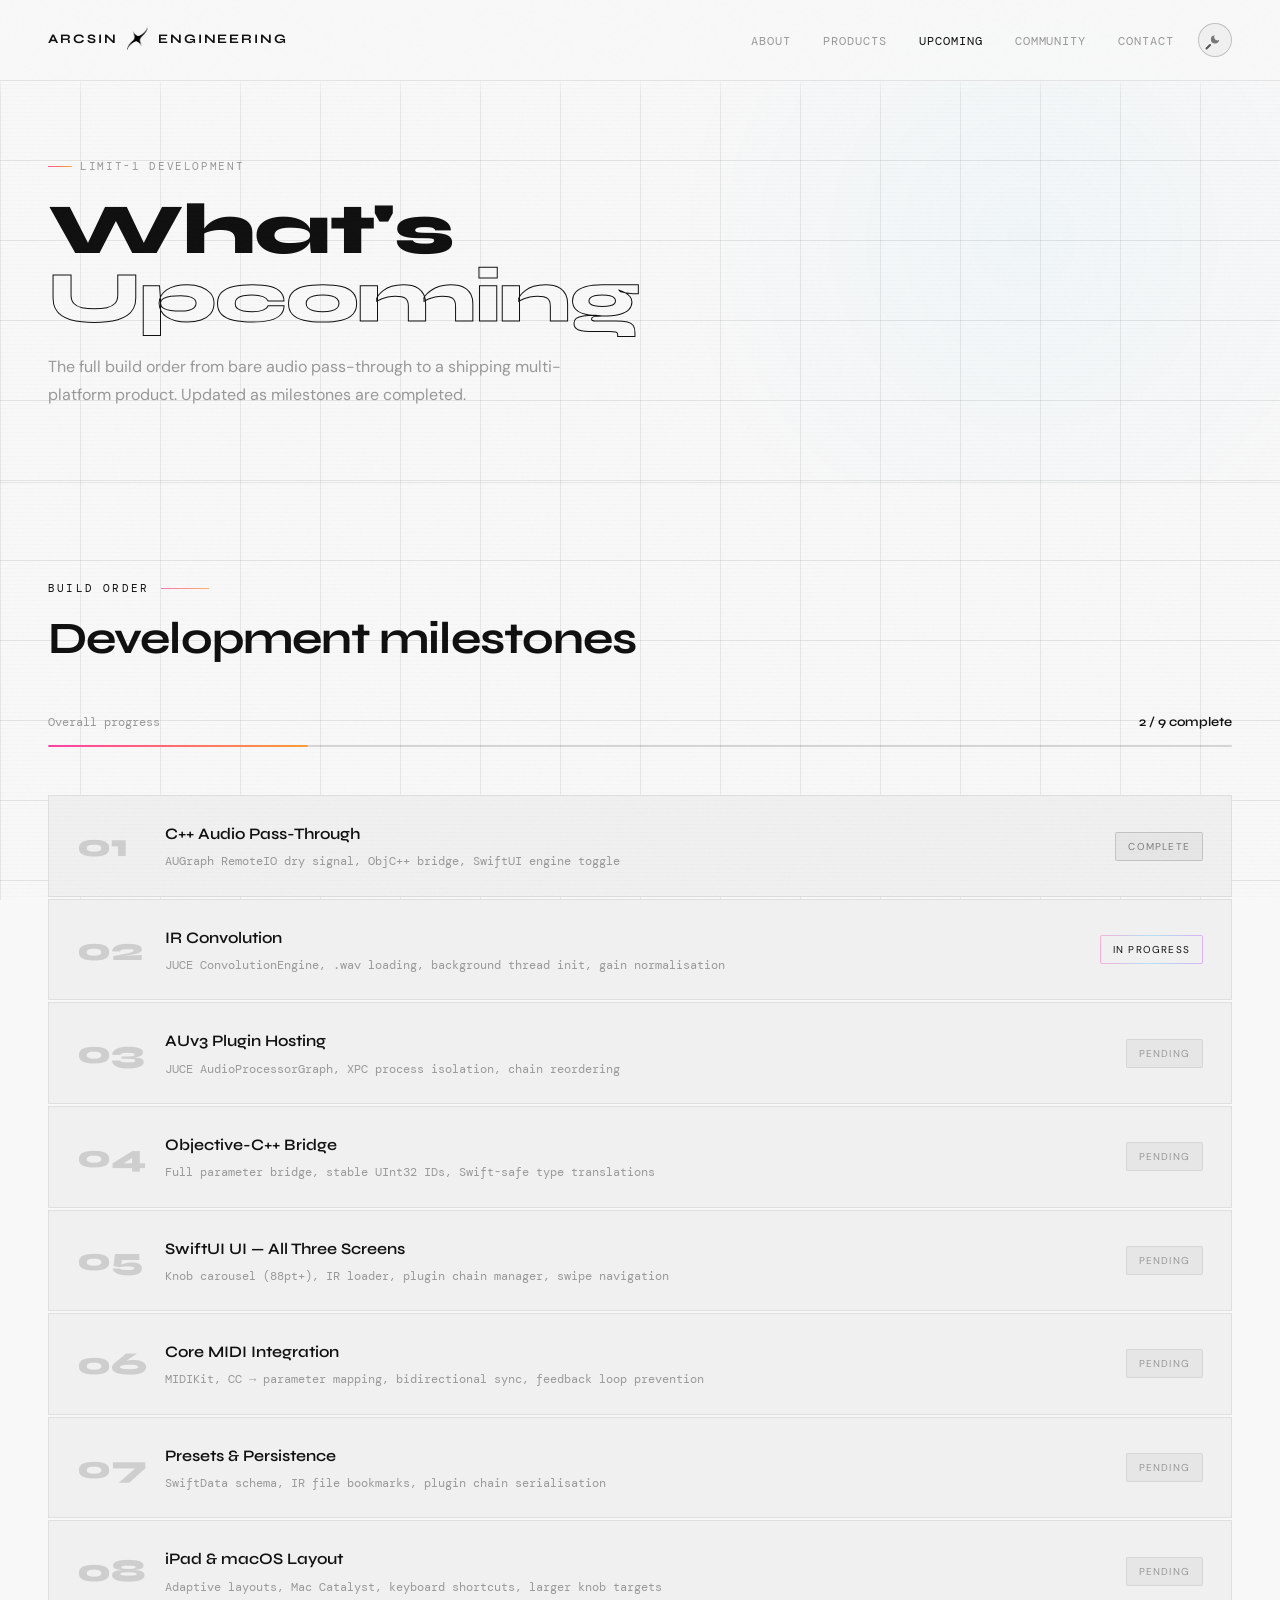
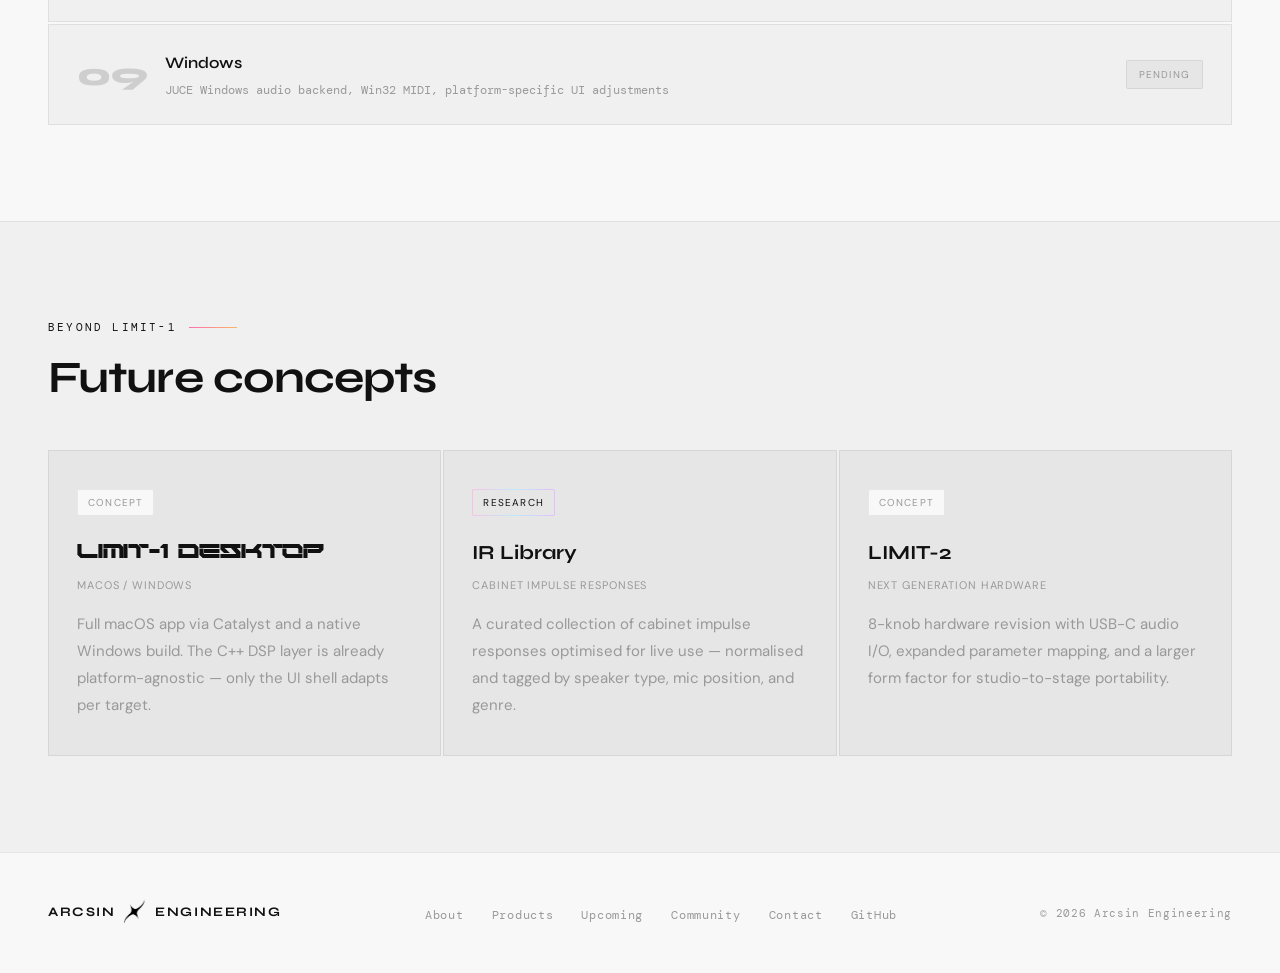
<file: docs/upcoming.html>
<!DOCTYPE html>
<html lang="en">
<head>
<meta charset="UTF-8">
<meta name="viewport" content="width=device-width, initial-scale=1.0">
<meta name="theme-color" content="#f8f8f8" media="(prefers-color-scheme: light)">
<meta name="theme-color" content="#050505" media="(prefers-color-scheme: dark)">
<title>Upcoming — Arcsin Engineering</title>
<link rel="preconnect" href="https://fonts.googleapis.com">
<link rel="preconnect" href="https://fonts.gstatic.com" crossorigin>
<link href="https://fonts.googleapis.com/css2?family=DM+Mono:ital,wght@0,300;0,400;0,500;1,300&family=Syne:wght@400;500;600;700;800&family=DM+Sans:opsz,wght@9..40,400;9..40,500&display=swap" rel="stylesheet">
<link rel="stylesheet" href="styles.css?v=20260921">
<script>if(localStorage.getItem('theme')!=='dark')document.documentElement.setAttribute('data-theme','light');</script>
<style>
  .page-header-glow { position: absolute; top: -30%; right: -10%; width: 60vw; height: 60vw; background: radial-gradient(ellipse at center, rgba(60,200,255,.04) 0%, transparent 65%); pointer-events: none; }

  .progress-header { display: flex; align-items: center; justify-content: space-between; margin-bottom: 12px; }
  .progress-text { font-family: var(--mono); font-size: 12px; color: var(--muted); }
  .progress-count { font-family: var(--disp); font-size: 13px; font-weight: 600; }
  .progress-bar { height: 2px; background: var(--line2); border-radius: 1px; margin-bottom: 48px; overflow: hidden; }
  .progress-fill { height: 100%; background: var(--iris); background-size: 600% 600%; background-repeat: no-repeat; animation: iris-flow 8s ease-in-out infinite alternate; width: 22%; border-radius: 1px; }

  .milestone-list { display: grid; gap: 2px; }
  .milestone { display: grid; grid-template-columns: 64px 1fr auto; gap: 24px; align-items: center; background: var(--bg2); border: 1px solid var(--line); padding: 24px 28px; transition: border-color .2s; }
  .milestone:hover { border-color: var(--line2); }
  .milestone-num { font-family: var(--disp); font-size: 32px; font-weight: 800; color: var(--line2); line-height: 1; }
  .milestone-title { font-family: var(--disp); font-size: 16px; font-weight: 600; margin-bottom: 4px; }
  .milestone-desc { font-family: var(--mono); font-size: 12px; color: var(--muted); }
  .milestone-status { font-size: 10px; letter-spacing: .12em; text-transform: uppercase; padding: 5px 12px; border-radius: 2px; white-space: nowrap; }
  .status-done { background: rgba(255,255,255,.06); color: rgba(255,255,255,.4); border: 1px solid var(--line2); }
  .status-active { border: 1px solid transparent; background-image: linear-gradient(var(--bg2),var(--bg2)), linear-gradient(90deg,rgba(255,60,172,.35),rgba(60,200,255,.35),rgba(176,60,255,.35)); background-clip: padding-box,border-box; background-origin: padding-box,border-box; color: var(--text); }
  .status-pending { background: var(--bg3); color: var(--muted); border: 1px solid var(--line); }
  [data-theme="light"] .status-done { background: rgba(0,0,0,.04); color: rgba(0,0,0,.45); border: 1px solid var(--line2); }

  .future { background: var(--bg2); border-top: 1px solid var(--line); }
  .future-grid { display: grid; grid-template-columns: repeat(3,1fr); gap: 2px; }
  .future-card { background: var(--bg3); border: 1px solid var(--line); padding: 36px 28px; position: relative; overflow: hidden; transition: border-color .25s; }
  .future-card::after { content: ''; position: absolute; top: 0; left: 0; right: 0; height: 1px; background: var(--iris); background-size: 600% 600%; background-repeat: no-repeat; animation: iris-flow 8s ease-in-out infinite alternate; opacity: 0; transition: opacity .3s; }
  .future-card:hover { border-color: var(--line2); }
  .future-card:hover::after { opacity: 1; }
  .future-pill { font-size: 10px; letter-spacing: .12em; text-transform: uppercase; padding: 4px 10px; border-radius: 2px; display: inline-block; margin-bottom: 20px; background: var(--bg); color: var(--muted); border: 1px solid var(--line); }
  .future-pill.iris-pill { border: 1px solid transparent; background-image: linear-gradient(var(--bg3),var(--bg3)), linear-gradient(90deg,rgba(255,60,172,.3),rgba(60,200,255,.3),rgba(176,60,255,.3)); background-clip: padding-box,border-box; background-origin: padding-box,border-box; color: var(--text); }
  .future-name { font-family: var(--disp); font-size: 20px; font-weight: 700; margin-bottom: 6px; }
  .future-sub { font-size: 11px; letter-spacing: .08em; text-transform: uppercase; color: var(--muted); margin-bottom: 16px; }
  .future-desc { font-family: var(--sans); font-size: 15px; color: var(--muted); line-height: 1.8; }

  @media (max-width: 900px) {
    .milestone {
      grid-template-columns: 40px 1fr;
      grid-template-areas: "num info" "num status";
      row-gap: 10px;
    }
    .milestone-num { grid-area: num; }
    .milestone-info { grid-area: info; }
    .milestone-status { grid-area: status; justify-self: start; }
    .future-grid { grid-template-columns: 1fr; }
  }

  @media (max-width: 480px) {
    .milestone { padding: 18px 20px; gap: 16px; }
    .milestone-num { font-size: 24px; }
    .future-card { padding: 28px 22px; }
  }
</style>
</head>
<body>
<div class="grid-overlay"></div>

<nav>
  <a href="index.html" class="nav-logo">Arcsin<img src="images/logo.png" class="nav-logo-img" alt="">Engineering</a>
  <div class="nav-right">
  <ul class="nav-links" id="navLinks">
    <li><a href="about.html">About</a></li>
    <li><a href="products.html">Products</a></li>
    <li><a href="upcoming.html" class="active">Upcoming</a></li>
    <li><a href="community.html">Community</a></li>
    <li><a href="contact.html">Contact</a></li>
  </ul>
  <button class="theme-toggle" id="themeToggle" title="Toggle light/dark">
    <span class="toggle-knob"><svg class="toggle-knob-moon" width="11" height="11" viewBox="0 0 24 24" fill="currentColor"><path d="M21 12.79A9 9 0 1 1 11.21 3 7 7 0 0 0 21 12.79z"/></svg></span>
  </button>
  <button class="menu-toggle" id="menuToggle" aria-label="Menu" aria-expanded="false" aria-controls="navLinks">
    <span class="toggle-knob menu-knob">
      <span class="menu-bars"><span></span><span></span><span></span></span>
    </span>
  </button>
  </div>
</nav>

<div class="page-header">
  <div class="page-header-glow"></div>
  <div class="page-header-inner">
    <div class="page-tag">LIMIT-1 Development</div>
    <h1>What's<br><span class="outline">Upcoming</span></h1>
    <p class="page-header-desc">The full build order from bare audio pass-through to a shipping multi-platform product. Updated as milestones are completed.</p>
  </div>
</div>

<!-- MILESTONES -->
<section>
  <div class="section-inner">
    <div class="section-label reveal">Build order</div>
    <h2 class="reveal">Development milestones</h2>

    <div class="progress-header reveal">
      <span class="progress-text">Overall progress</span>
      <span class="progress-count">2 / 9 complete</span>
    </div>
    <div class="progress-bar reveal"><div class="progress-fill"></div></div>

    <div class="milestone-list">
      <div class="milestone reveal">
        <div class="milestone-num">01</div>
        <div class="milestone-info">
          <div class="milestone-title">C++ Audio Pass-Through</div>
          <div class="milestone-desc">AUGraph RemoteIO dry signal, ObjC++ bridge, SwiftUI engine toggle</div>
        </div>
        <div class="milestone-status status-done">Complete</div>
      </div>
      <div class="milestone reveal">
        <div class="milestone-num">02</div>
        <div class="milestone-info">
          <div class="milestone-title">IR Convolution</div>
          <div class="milestone-desc">JUCE ConvolutionEngine, .wav loading, background thread init, gain normalisation</div>
        </div>
        <div class="milestone-status status-active">In progress</div>
      </div>
      <div class="milestone reveal">
        <div class="milestone-num">03</div>
        <div class="milestone-info">
          <div class="milestone-title">AUv3 Plugin Hosting</div>
          <div class="milestone-desc">JUCE AudioProcessorGraph, XPC process isolation, chain reordering</div>
        </div>
        <div class="milestone-status status-pending">Pending</div>
      </div>
      <div class="milestone reveal">
        <div class="milestone-num">04</div>
        <div class="milestone-info">
          <div class="milestone-title">Objective-C++ Bridge</div>
          <div class="milestone-desc">Full parameter bridge, stable UInt32 IDs, Swift-safe type translations</div>
        </div>
        <div class="milestone-status status-pending">Pending</div>
      </div>
      <div class="milestone reveal">
        <div class="milestone-num">05</div>
        <div class="milestone-info">
          <div class="milestone-title">SwiftUI UI — All Three Screens</div>
          <div class="milestone-desc">Knob carousel (88pt+), IR loader, plugin chain manager, swipe navigation</div>
        </div>
        <div class="milestone-status status-pending">Pending</div>
      </div>
      <div class="milestone reveal">
        <div class="milestone-num">06</div>
        <div class="milestone-info">
          <div class="milestone-title">Core MIDI Integration</div>
          <div class="milestone-desc">MIDIKit, CC → parameter mapping, bidirectional sync, feedback loop prevention</div>
        </div>
        <div class="milestone-status status-pending">Pending</div>
      </div>
      <div class="milestone reveal">
        <div class="milestone-num">07</div>
        <div class="milestone-info">
          <div class="milestone-title">Presets & Persistence</div>
          <div class="milestone-desc">SwiftData schema, IR file bookmarks, plugin chain serialisation</div>
        </div>
        <div class="milestone-status status-pending">Pending</div>
      </div>
      <div class="milestone reveal">
        <div class="milestone-num">08</div>
        <div class="milestone-info">
          <div class="milestone-title">iPad & macOS Layout</div>
          <div class="milestone-desc">Adaptive layouts, Mac Catalyst, keyboard shortcuts, larger knob targets</div>
        </div>
        <div class="milestone-status status-pending">Pending</div>
      </div>
      <div class="milestone reveal">
        <div class="milestone-num">09</div>
        <div class="milestone-info">
          <div class="milestone-title">Windows</div>
          <div class="milestone-desc">JUCE Windows audio backend, Win32 MIDI, platform-specific UI adjustments</div>
        </div>
        <div class="milestone-status status-pending">Pending</div>
      </div>
    </div>
  </div>
</section>

<!-- FUTURE PRODUCTS -->
<section class="future">
  <div class="section-inner">
    <div class="section-label reveal">Beyond LIMIT-1</div>
    <h2 class="reveal">Future concepts</h2>
    <div class="future-grid">
      <div class="future-card reveal">
        <div class="future-pill">Concept</div>
        <div class="future-name" style="font-family:'Nemesys',var(--disp);font-weight:400;letter-spacing:-.01em;">LIMIT-1 Desktop</div>
        <div class="future-sub">macOS / Windows</div>
        <p class="future-desc">Full macOS app via Catalyst and a native Windows build. The C++ DSP layer is already platform-agnostic — only the UI shell adapts per target.</p>
      </div>
      <div class="future-card reveal">
        <div class="future-pill iris-pill">Research</div>
        <div class="future-name">IR Library</div>
        <div class="future-sub">Cabinet Impulse Responses</div>
        <p class="future-desc">A curated collection of cabinet impulse responses optimised for live use — normalised and tagged by speaker type, mic position, and genre.</p>
      </div>
      <div class="future-card reveal">
        <div class="future-pill">Concept</div>
        <div class="future-name">LIMIT-2</div>
        <div class="future-sub">Next Generation Hardware</div>
        <p class="future-desc">8-knob hardware revision with USB-C audio I/O, expanded parameter mapping, and a larger form factor for studio-to-stage portability.</p>
      </div>
    </div>
  </div>
</section>

<footer>
  <div class="footer-logo">Arcsin<img src="images/logo.png" class="nav-logo-img" alt="">Engineering</div>
  <ul class="footer-links">
    <li><a href="about.html">About</a></li>
    <li><a href="products.html">Products</a></li>
    <li><a href="upcoming.html">Upcoming</a></li>
    <li><a href="community.html">Community</a></li>
    <li><a href="contact.html">Contact</a></li>
    <li><a href="https://github.com/rawporkchop">GitHub</a></li>
  </ul>
  <div class="footer-copy">© 2026 Arcsin Engineering</div>
</footer>

<script>
  const observer = new IntersectionObserver(entries => {
    entries.forEach(e => { if (e.isIntersecting) { setTimeout(() => e.target.classList.add('visible'), 60); observer.unobserve(e.target); } });
  }, { threshold: 0.1, rootMargin: '0px 0px -40px 0px' });
  document.querySelectorAll('.reveal').forEach(el => observer.observe(el));

  const themeToggle = document.getElementById('themeToggle'), htmlEl = document.documentElement;
  if (themeToggle) themeToggle.addEventListener('click', () => { const l = htmlEl.getAttribute('data-theme')==='light'; htmlEl.setAttribute('data-theme', l?'':'light'); localStorage.setItem('theme', l?'dark':'light'); });


  const menuToggle = document.getElementById('menuToggle'), navLinks = document.getElementById('navLinks');
  if (menuToggle && navLinks) {
    menuToggle.addEventListener('click', () => {
      const open = navLinks.classList.toggle('open');
      menuToggle.setAttribute('aria-expanded', open ? 'true' : 'false');
    });
    navLinks.querySelectorAll('a').forEach(a => a.addEventListener('click', () => {
      navLinks.classList.remove('open');
      menuToggle.setAttribute('aria-expanded', 'false');
    }));
    document.addEventListener('click', e => {
      if (!navLinks.contains(e.target) && !menuToggle.contains(e.target)) {
        navLinks.classList.remove('open');
        menuToggle.setAttribute('aria-expanded', 'false');
      }
    });
  }

  // Keep the fixed nav glued to Safari's true visual viewport top - iOS Safari's
  // address bar collapses/expands on scroll, and position:fixed tracks the layout
  // viewport, not the visual one, leaving a gap that exposes scrolled-past content.
  const navEl = document.querySelector('nav');
  if (navEl && window.visualViewport) {
    const syncNavToViewport = () => {
      navEl.style.transform = `translateY(${window.visualViewport.offsetTop}px) translateZ(0)`;
    };
    window.visualViewport.addEventListener('resize', syncNavToViewport);
    window.visualViewport.addEventListener('scroll', syncNavToViewport);
    syncNavToViewport();
  }
</script>
</body>
</html>
</file>
<file: docs/styles.css>
/* ── FONTS ── */
@font-face {
  font-family: 'Nemesys';
  src: url('fonts/NEMESYS-Regular.ttf') format('truetype');
  font-weight: 400;
  font-style: normal;
  font-display: swap;
}

/* ── RESET ── */
*, *::before, *::after { box-sizing: border-box; margin: 0; padding: 0; }

/* ── CUSTOM PROPERTIES ── */
@property --iris-angle { syntax: '<angle>'; initial-value: 0deg; inherits: false; }
@keyframes iris-rotate { to { --iris-angle: 360deg; } }
@keyframes iris-flow { 0% { background-position: 0% 100%; } 100% { background-position: 100% 0%; } }
@keyframes fadeUp { from { opacity: 0; transform: translateY(20px); } to { opacity: 1; transform: translateY(0); } }
@keyframes fadeIn { from { opacity: 0; } to { opacity: 1; } }

:root {
  --bg: #050505; --bg2: #0b0b0b; --bg3: #111;
  --line: rgba(255,255,255,0.14); --line2: rgba(255,255,255,0.24);
  --text: #efefef; --muted: #a3a3a3;
  --mono: 'DM Mono', monospace; --disp: 'Syne', sans-serif; --sans: 'DM Sans', sans-serif;
  --iris: linear-gradient(45deg,#ff3cac,#ff9a3c,#fcf012,#3cffb0,#3cc8ff,#b03cff,#ff3cac);
  --nav-bg: rgba(5,5,5,0.78); --scanline-color: rgba(255,255,255,0.008);
  --cursor-col: #fff; --noise-opacity: 0.28;
}
[data-theme="light"] {
  --bg: #f8f8f8; --bg2: #f0f0f0; --bg3: #e6e6e6;
  --line: rgba(0,0,0,0.07); --line2: rgba(0,0,0,0.14);
  --text: #111111; --muted: #999999;
  --nav-bg: rgba(248,248,248,0.82); --scanline-color: rgba(0,0,0,0.012);
  --cursor-col: #111; --noise-opacity: 0.1;
}

/* ── BASE ── */
html { scroll-behavior: smooth; background: var(--bg); }
body { background: var(--bg); color: var(--text); font-family: var(--sans); font-size: 16px; line-height: 1.7; overflow-x: hidden; }
::-webkit-scrollbar { width: 3px; }
::-webkit-scrollbar-track { background: var(--bg); }
::-webkit-scrollbar-thumb { background: #444; }

body::before {
  content: '';
  position: fixed; inset: 0;
  background-image: url("data:image/svg+xml,%3Csvg viewBox='0 0 256 256' xmlns='http://www.w3.org/2000/svg'%3E%3Cfilter id='noise'%3E%3CfeTurbulence type='fractalNoise' baseFrequency='0.9' numOctaves='4' stitchTiles='stitch'/%3E%3C/filter%3E%3Crect width='100%25' height='100%25' filter='url(%23noise)' opacity='0.04'/%3E%3C/svg%3E");
  opacity: var(--noise-opacity);
  pointer-events: none; z-index: 9999;
}
body::after {
  content: '';
  position: fixed; inset: 0;
  position: fixed; top: 80px; left: 0; right: 0; bottom: 0;
  background: repeating-linear-gradient(0deg, transparent, transparent 3px, var(--scanline-color) 3px, var(--scanline-color) 4px);
  pointer-events: none; z-index: 9998;
}

.grid-overlay {
  position: fixed; inset: 0; pointer-events: none; z-index: 0;
  background-image: linear-gradient(var(--line) 1px, transparent 1px), linear-gradient(90deg, var(--line) 1px, transparent 1px);
  background-size: 80px 80px;
  mask-image: radial-gradient(ellipse 80% 80% at 50% 0%, black 0%, transparent 70%);
  mask-image: linear-gradient(to bottom, transparent 72px, black 96px);
}

/* ── NAV ── */
nav { position: fixed; top: -100px; left: 0; right: 0; z-index: 100; display: flex; align-items: center; justify-content: space-between; padding: 120px 48px 20px; border-bottom: 1px solid var(--line); background: var(--nav-bg); backdrop-filter: blur(14px); -webkit-backdrop-filter: blur(14px); transform: translateZ(0); -webkit-transform: translateZ(0); }
.nav-logo-img { height: 40px; width: auto; vertical-align: middle; margin: 0 -20px; position: relative; top: -1px; display: inline-block; filter: invert(1); }
[data-theme="light"] .nav-logo-img { filter: none; }
.nav-logo { font-family: var(--disp); font-size: 13px; font-weight: 700; letter-spacing: .15em; text-transform: uppercase; color: var(--text); text-decoration: none; }
.iris-inline { background: var(--iris); background-size: 600% 600%; background-repeat: no-repeat; -webkit-background-clip: text; -webkit-text-fill-color: transparent; background-clip: text; animation: iris-flow 10s ease-in-out infinite alternate; }
.nav-right { display: flex; align-items: center; gap: 24px; }
.nav-links { display: flex; gap: 32px; list-style: none; align-items: center; }
.nav-links a { font-family: var(--mono); color: var(--muted); text-decoration: none; font-size: 12px; letter-spacing: .08em; text-transform: uppercase; transition: color .2s; }
.nav-links a:hover, .nav-links a.active { color: var(--text); }
.nav-cta { color: var(--text) !important; border: 1px solid var(--line2); padding: 6px 16px; border-radius: 2px; transition: background .2s, color .2s, border-color .2s !important; }
.nav-cta:hover { background: var(--text) !important; color: var(--bg) !important; border-color: var(--text) !important; }

/* ── THEME TOGGLE ── */
.theme-toggle { background: none; border: none; padding: 0; cursor: pointer; display: flex; align-items: center; justify-content: center; }
.toggle-knob { width: 34px; height: 34px; border-radius: 50%; display: flex; align-items: center; justify-content: center; position: relative; background: #141414; border: 1.5px solid rgba(255,255,255,.18); transition: transform .4s cubic-bezier(.77,0,.18,1), background .3s, border-color .3s; }
.toggle-knob::after { content: ''; position: absolute; top: 3px; left: 50%; transform: translateX(-50%); width: 2px; height: 7px; background: rgba(255,255,255,.85); border-radius: 1px; transition: background .3s; }
.toggle-knob-moon { color: rgba(255,255,255,.6); transition: transform .4s cubic-bezier(.77,0,.18,1), color .3s; }
[data-theme="light"] .toggle-knob { transform: rotate(-135deg); background: #f0f0f0; border-color: rgba(0,0,0,.2); }
[data-theme="light"] .toggle-knob::after { background: rgba(0,0,0,.65); }
[data-theme="light"] .toggle-knob-moon { transform: rotate(135deg); color: rgba(0,0,0,.5); }

/* ── MOBILE MENU TOGGLE (knob-styled) ── */
.menu-toggle { display: none; background: none; border: none; padding: 0; cursor: pointer; align-items: center; justify-content: center; }
.menu-bars { position: absolute; top: 50%; left: 50%; transform: translate(-50%,-50%); width: 14px; height: 10px; }
.menu-bars span { position: absolute; left: 0; width: 14px; height: 1.5px; border-radius: 1px; background: rgba(255,255,255,.75); transition: transform .3s ease, opacity .2s ease, background .3s; }
[data-theme="light"] .menu-bars span { background: rgba(0,0,0,.6); }
.menu-bars span:nth-child(1) { top: 0; }
.menu-bars span:nth-child(2) { top: 4.25px; }
.menu-bars span:nth-child(3) { top: 8.5px; }
.menu-toggle[aria-expanded="true"] .menu-knob { background: var(--text); border-color: var(--text); }
.menu-toggle[aria-expanded="true"] .menu-bars span { background: var(--bg); }
.menu-toggle[aria-expanded="true"] .menu-bars span:nth-child(1) { transform: translateY(4.25px) rotate(45deg); }
.menu-toggle[aria-expanded="true"] .menu-bars span:nth-child(2) { opacity: 0; }
.menu-toggle[aria-expanded="true"] .menu-bars span:nth-child(3) { transform: translateY(-4.25px) rotate(-45deg); }

/* ── SECTIONS ── */
section { position: relative; z-index: 1; padding: 96px 48px; }
.section-inner { max-width: 1200px; margin: 0 auto; }
.section-label { font-family: var(--mono); font-size: 11px; letter-spacing: .2em; text-transform: uppercase; color: var(--text); margin-bottom: 16px; display: flex; align-items: center; gap: 12px; }
.section-label::after { content: ''; display: block; flex: 1; max-width: 48px; height: 1px; background: var(--iris); background-size: 600% 600%; background-repeat: no-repeat; animation: iris-flow 8s ease-in-out infinite alternate; opacity: .75; }
h2 { font-family: var(--disp); font-size: clamp(28px, 3.5vw, 48px); font-weight: 700; line-height: 1.1; letter-spacing: -.02em; margin-bottom: 48px; }

/* ── PAGE HEADER (inner pages) ── */
.page-header { padding: 148px 48px 72px; border-bottom: 1px solid var(--line); position: relative; overflow: hidden; z-index: 1; }
.page-header-inner { max-width: 1200px; margin: 0 auto; }
.page-tag { font-family: var(--mono); display: inline-flex; align-items: center; gap: 8px; font-size: 11px; letter-spacing: .15em; text-transform: uppercase; color: var(--muted); margin-bottom: 20px; }
.page-tag::before { content: ''; display: inline-block; width: 24px; height: 1px; background: var(--iris); background-size: 600% 600%; background-repeat: no-repeat; animation: iris-flow 8s ease-in-out infinite alternate; }
.page-header h1 { font-family: var(--disp); font-size: clamp(40px, 6vw, 72px); font-weight: 800; line-height: .95; letter-spacing: -.02em; margin-bottom: 20px; }
.page-header h1 .outline { -webkit-text-stroke: 1px var(--text); color: transparent; }
.page-header-desc { max-width: 520px; color: var(--muted); font-size: 16px; line-height: 1.8; }

/* ── BUTTONS ── */
.btn-primary { display: inline-flex; align-items: center; gap: 8px; padding: 13px 28px; background: var(--text); color: var(--bg); text-decoration: none; font-family: var(--mono); font-size: 12px; font-weight: 500; letter-spacing: .1em; text-transform: uppercase; border-radius: 2px; transition: opacity .2s, transform .15s; }
.btn-primary:hover { opacity: .82; transform: translateY(-1px); }
.btn-secondary { display: inline-flex; align-items: center; gap: 8px; padding: 13px 28px; border: 1px solid var(--line2); color: var(--muted); text-decoration: none; font-family: var(--mono); font-size: 12px; letter-spacing: .1em; text-transform: uppercase; border-radius: 2px; transition: border-color .2s, color .2s; }
.btn-secondary:hover { border-color: var(--text); color: var(--text); }

/* ── FOOTER ── */
footer { border-top: 1px solid var(--line); padding: 40px 48px; display: flex; justify-content: space-between; align-items: center; background: var(--bg); position: relative; z-index: 1; }
.footer-logo { font-family: var(--disp); font-size: 13px; font-weight: 700; letter-spacing: .12em; text-transform: uppercase; }
.footer-links { display: flex; gap: 28px; list-style: none; }
.footer-links a { font-family: var(--mono); color: var(--muted); text-decoration: none; font-size: 12px; letter-spacing: .06em; transition: color .2s; }
.footer-links a:hover { color: var(--text); }
.footer-copy { font-family: var(--mono); font-size: 11px; color: var(--muted); letter-spacing: .06em; }

/* ── REVEAL ANIMATION ── */
.reveal { opacity: 0; transform: translateY(20px); transition: opacity .6s ease, transform .6s ease; }
.reveal.visible { opacity: 1; transform: translateY(0); }

/* ── RESPONSIVE ── */
@media (max-width: 900px) {
  nav { position: relative; top: auto; left: auto; right: auto; padding: 16px 24px; }
  .nav-right { gap: 14px; }
  .menu-toggle { display: flex; }
  .nav-links {
    position: absolute; top: 100%; left: 0; right: 0;
    flex-direction: column; align-items: stretch; gap: 0;
    background: var(--nav-bg); backdrop-filter: blur(14px); -webkit-backdrop-filter: blur(14px);
    border-bottom: 1px solid var(--line);
    max-height: 0; overflow: hidden; opacity: 0; pointer-events: none;
    transition: max-height .35s ease, opacity .25s ease;
  }
  .nav-links.open { max-height: 420px; opacity: 1; pointer-events: auto; }
  .nav-links li { width: 100%; }
  .nav-links a { display: block; width: 100%; padding: 16px 24px; border-top: 1px solid var(--line); box-sizing: border-box; }
  section { padding: 72px 24px; }
  .page-header { padding: 37px 24px 56px; }
  footer { flex-direction: column; gap: 24px; text-align: center; padding: 36px 24px; }
  .footer-links { flex-wrap: wrap; justify-content: center; }
}

@media (max-width: 480px) {
  nav { padding: 14px 16px; }
  .nav-logo-img { height: 32px; margin: 0 -14px; }
  .nav-logo { font-size: 12px; }
  section { padding: 56px 16px; }
  .page-header { padding: 33px 16px 44px; }
  footer { padding: 28px 16px; }
}
</file>
